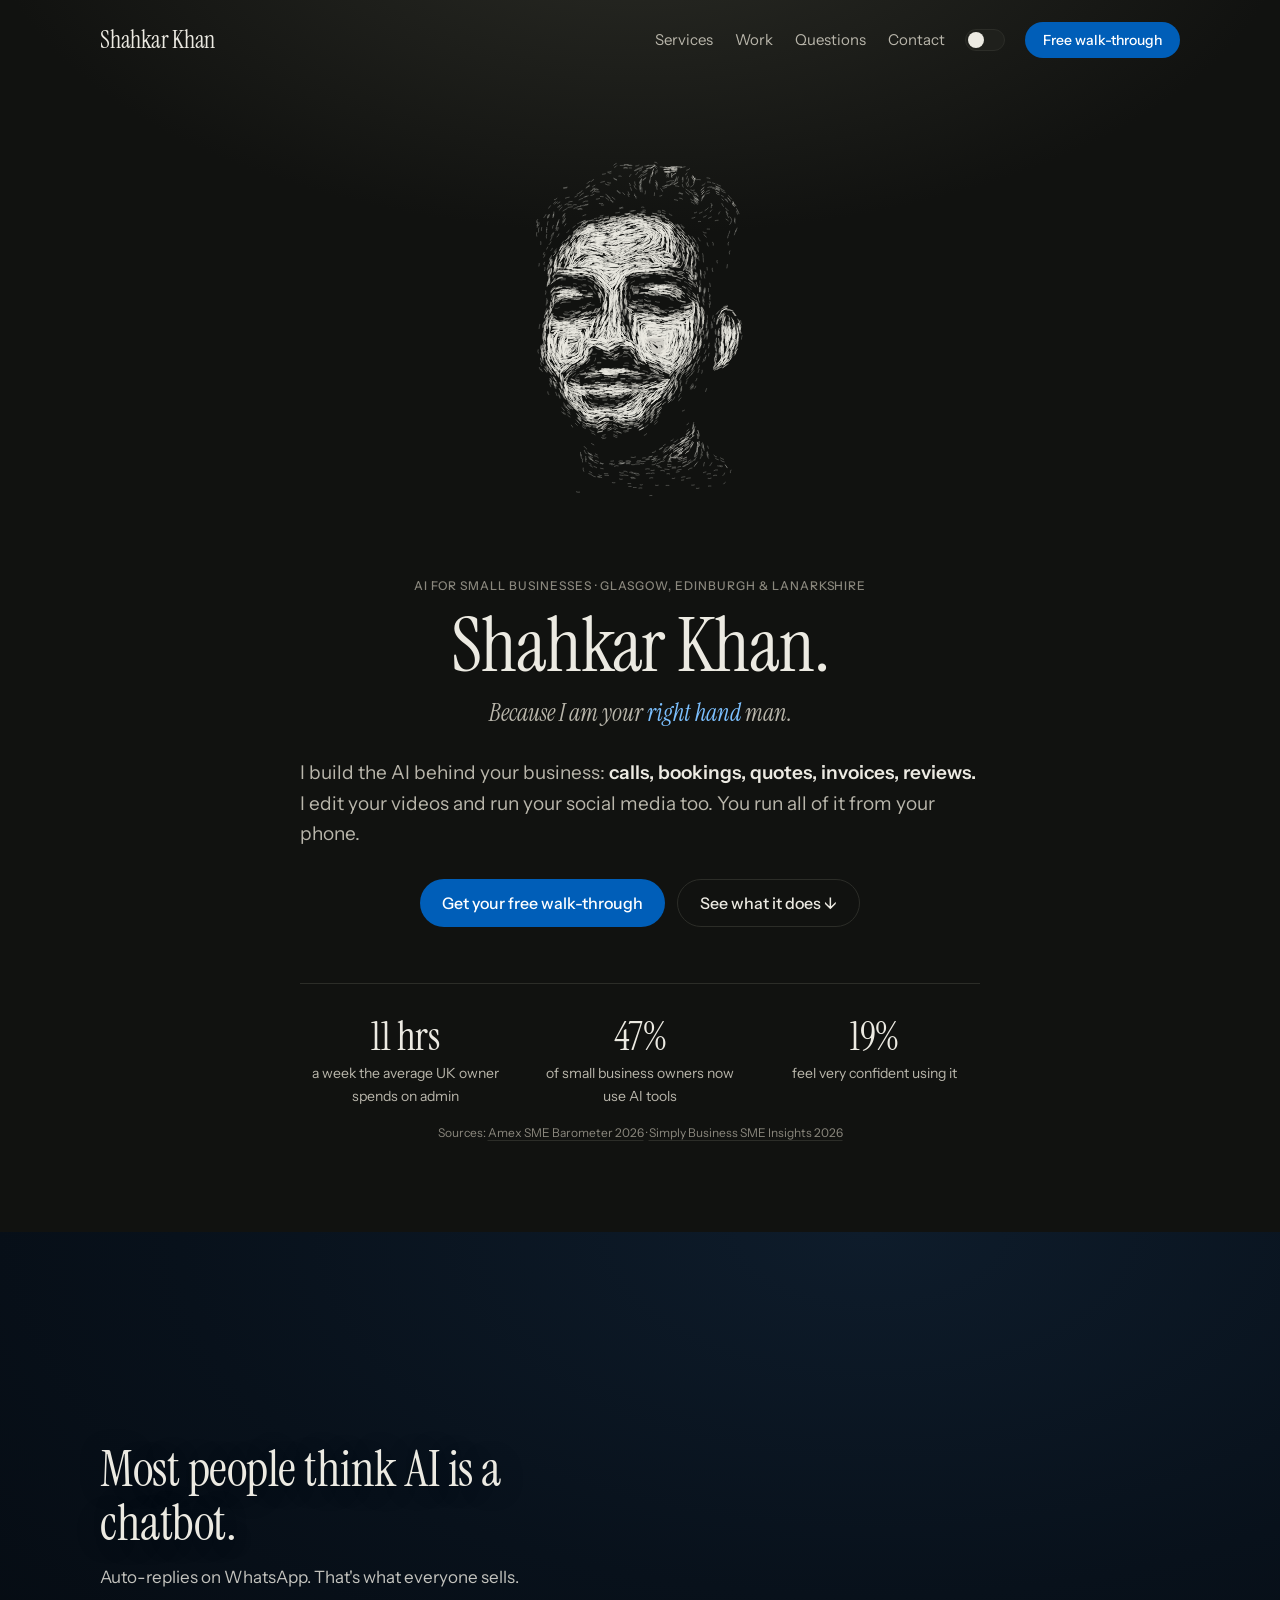
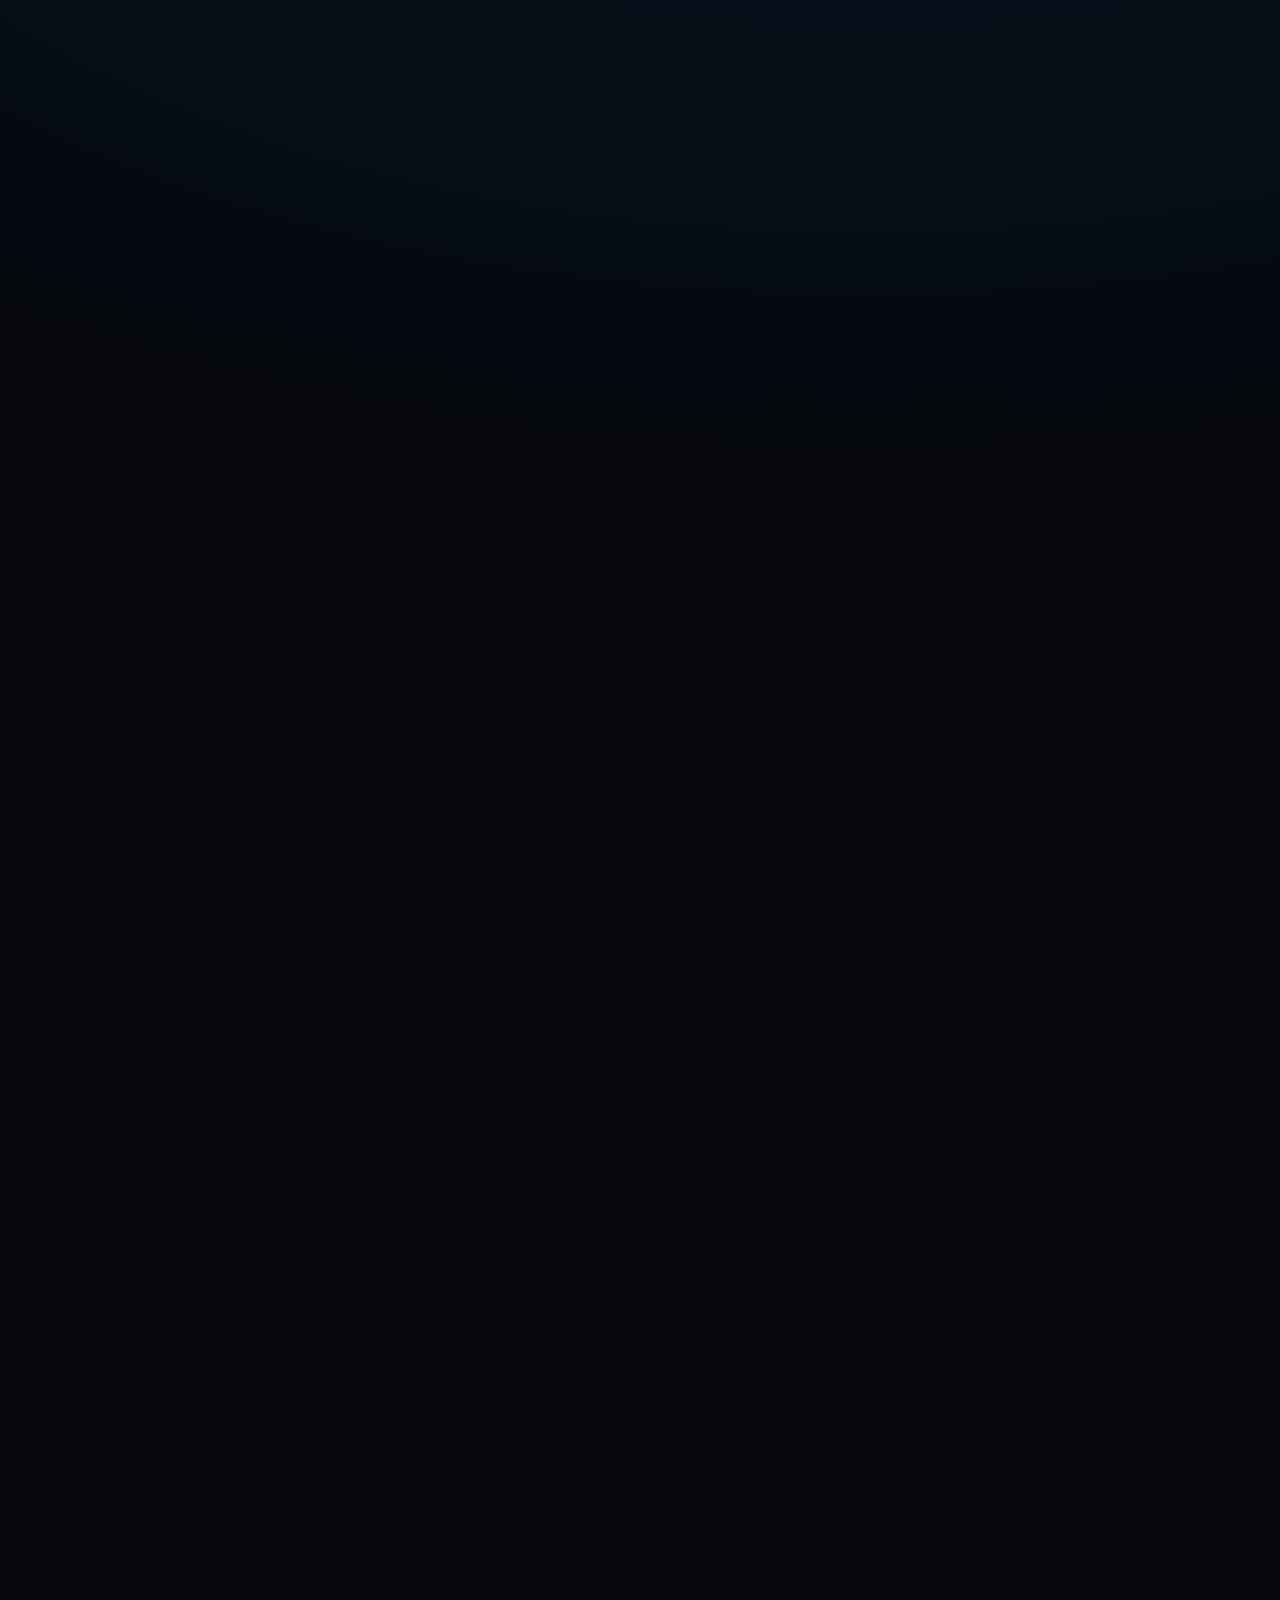
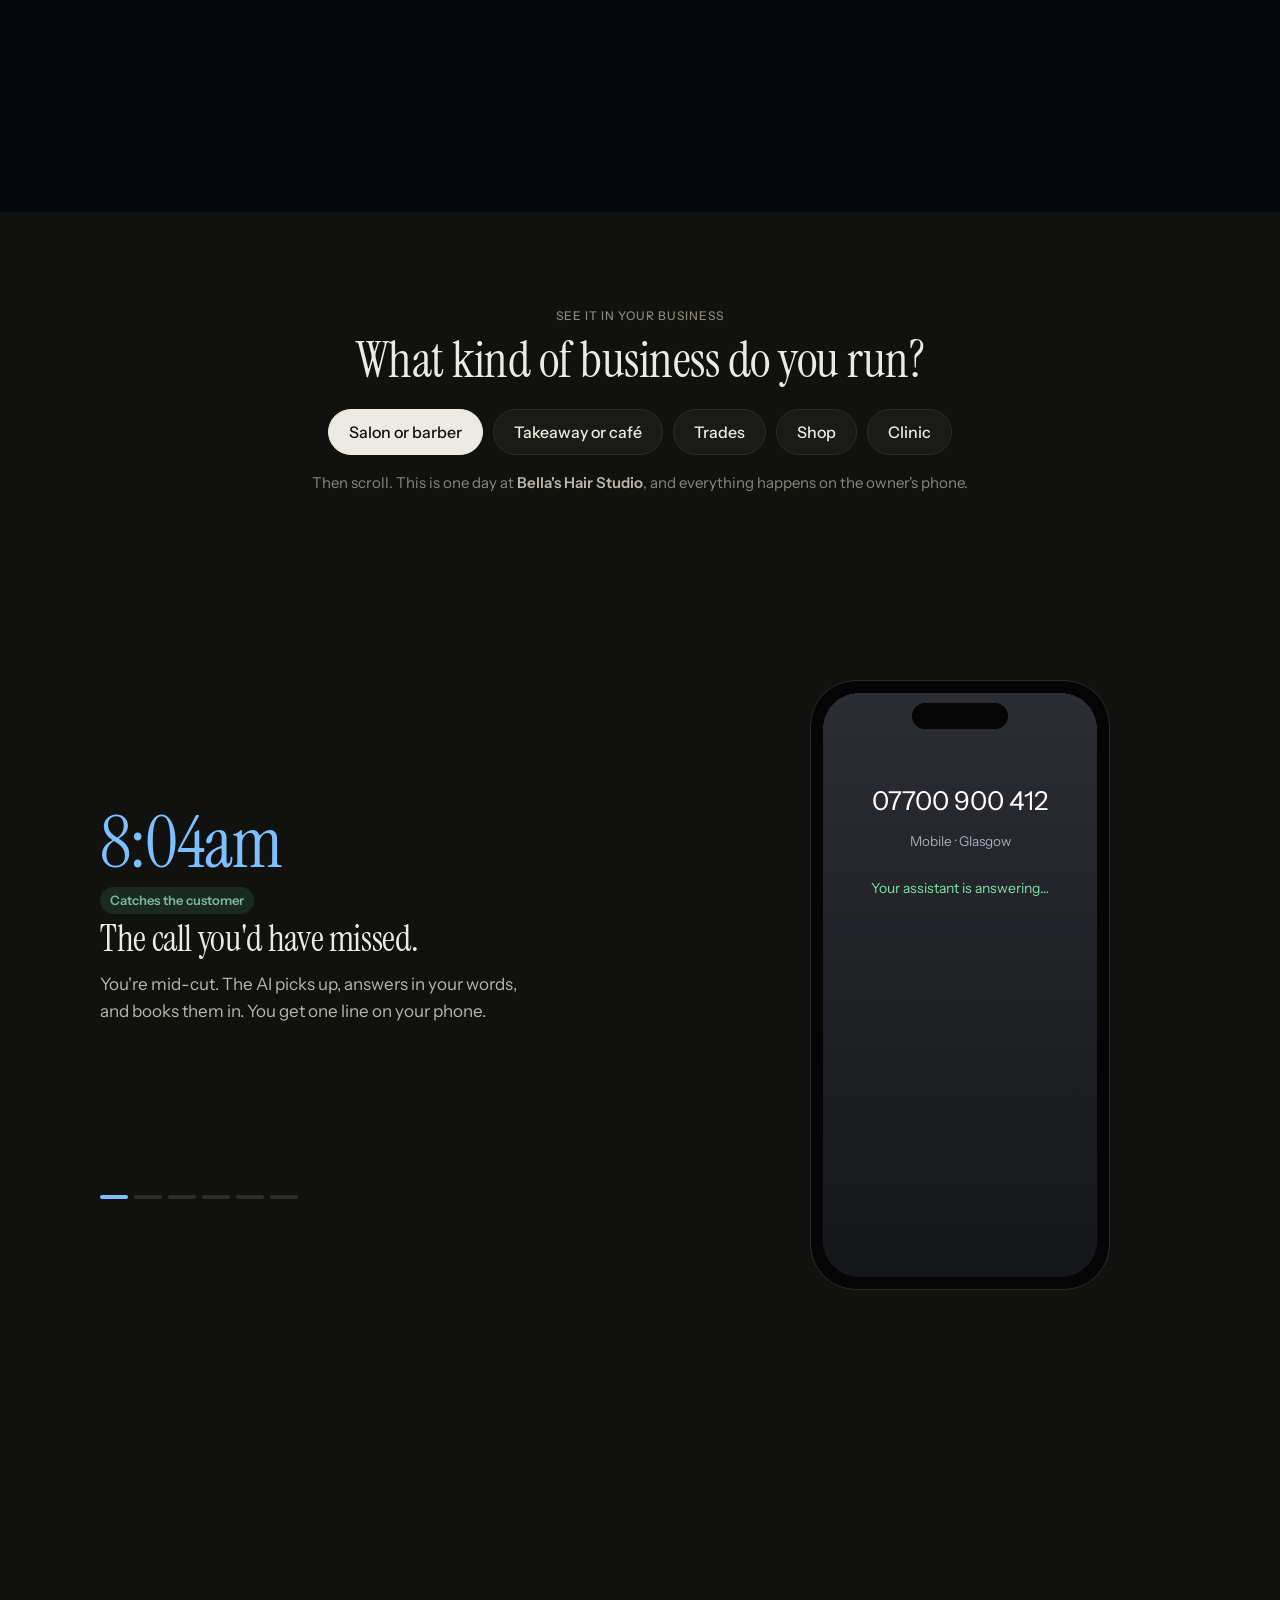
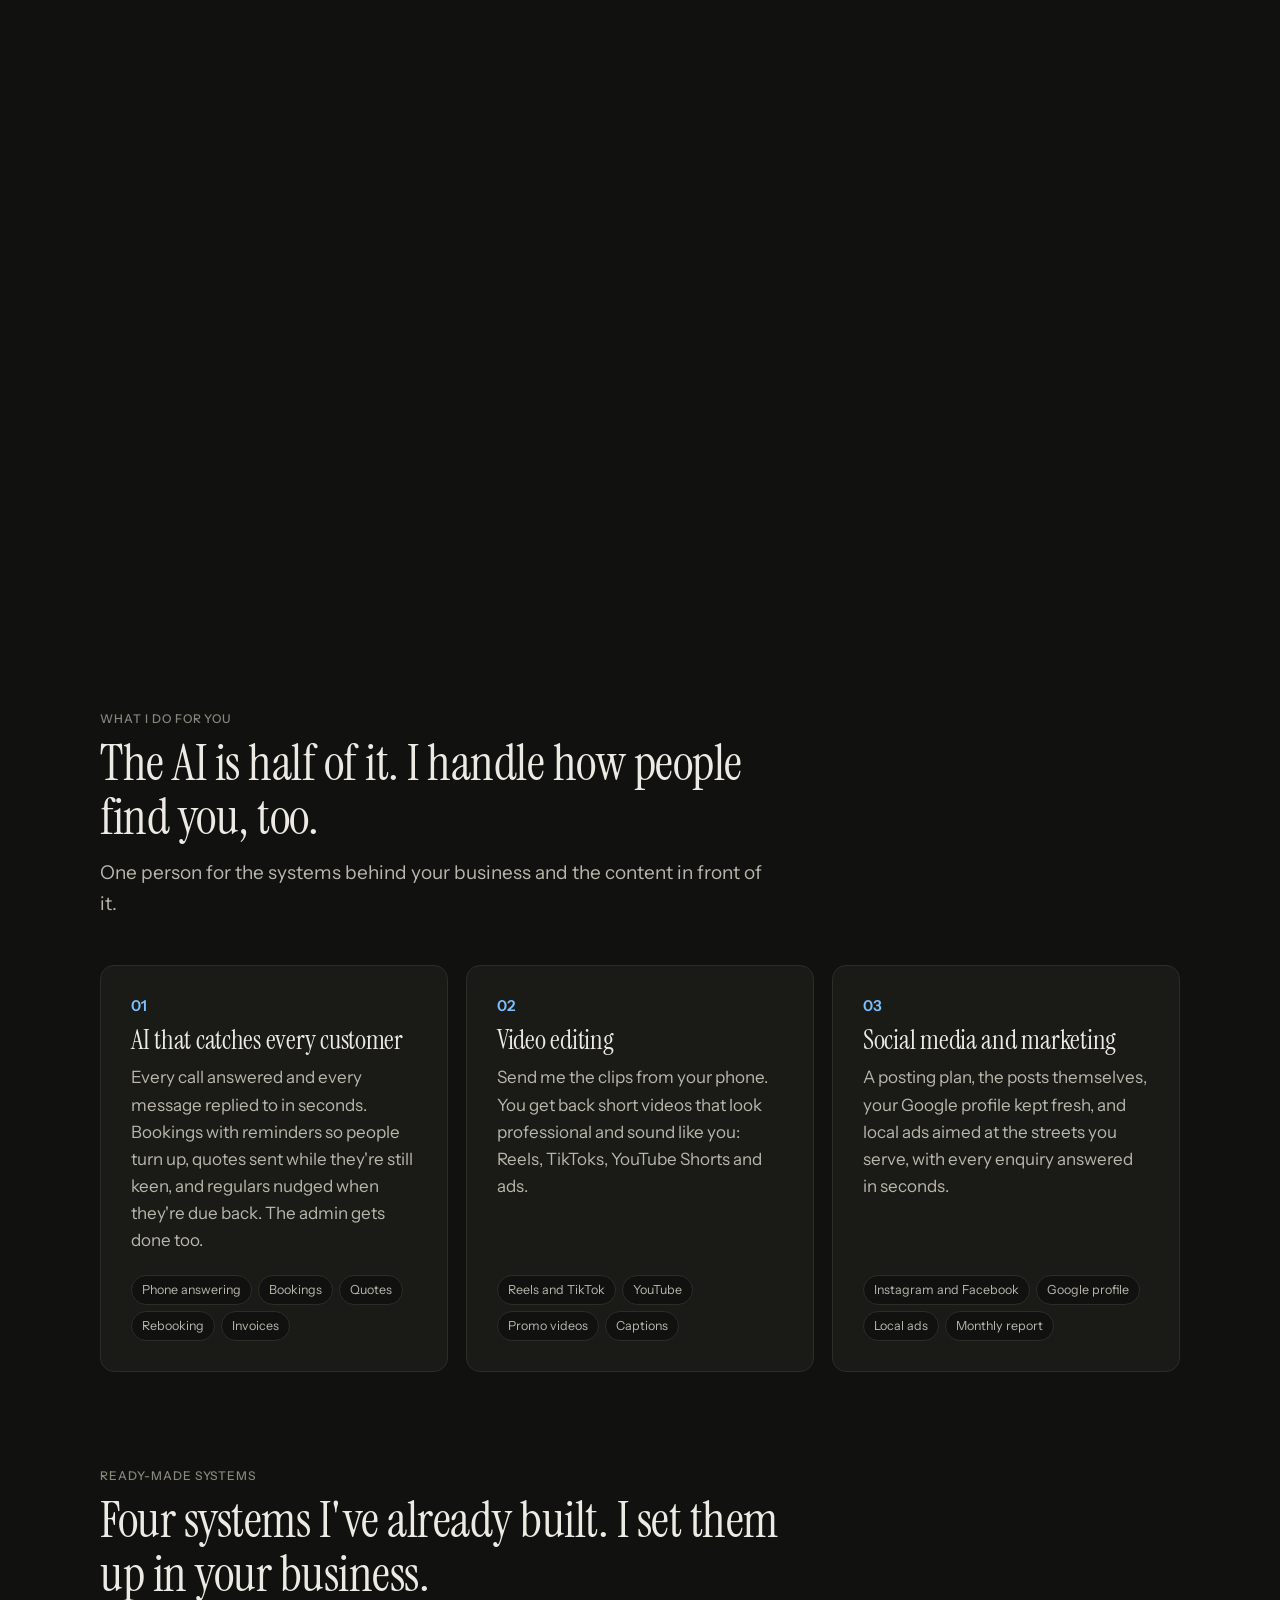
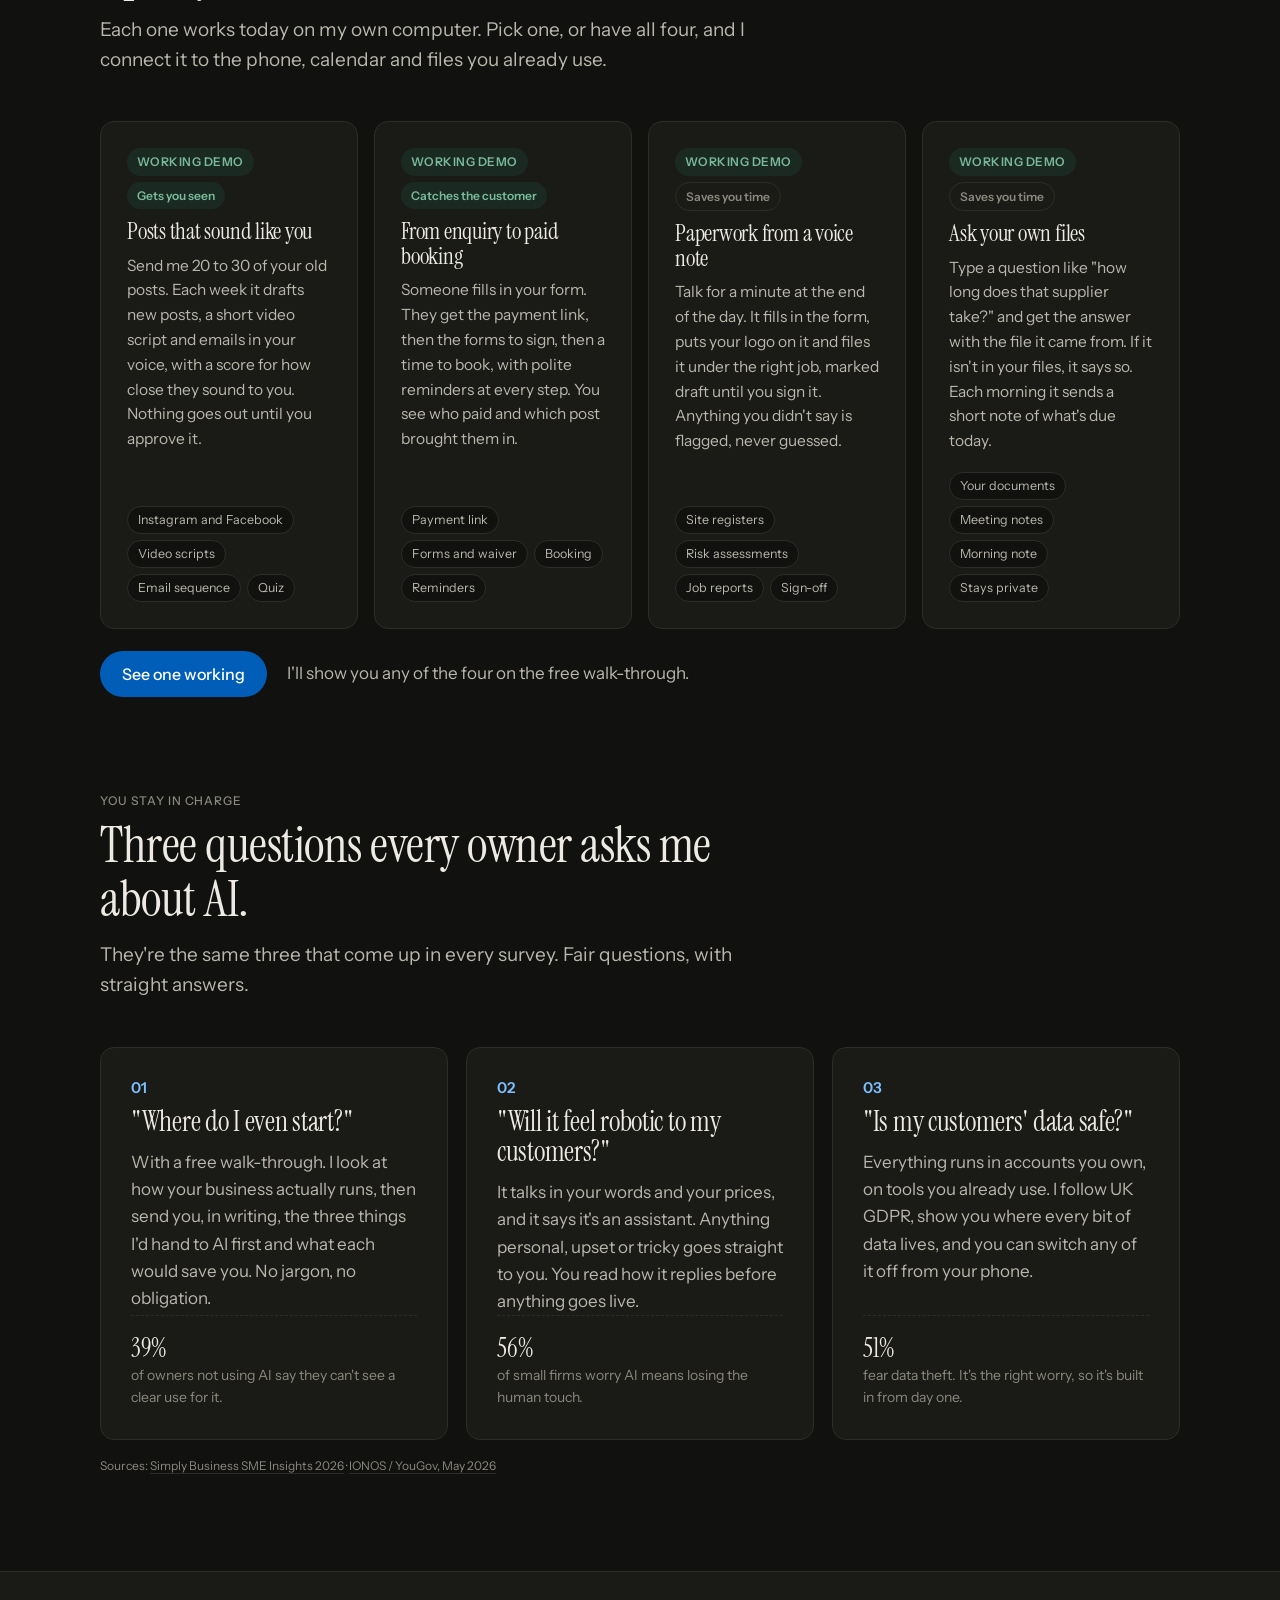
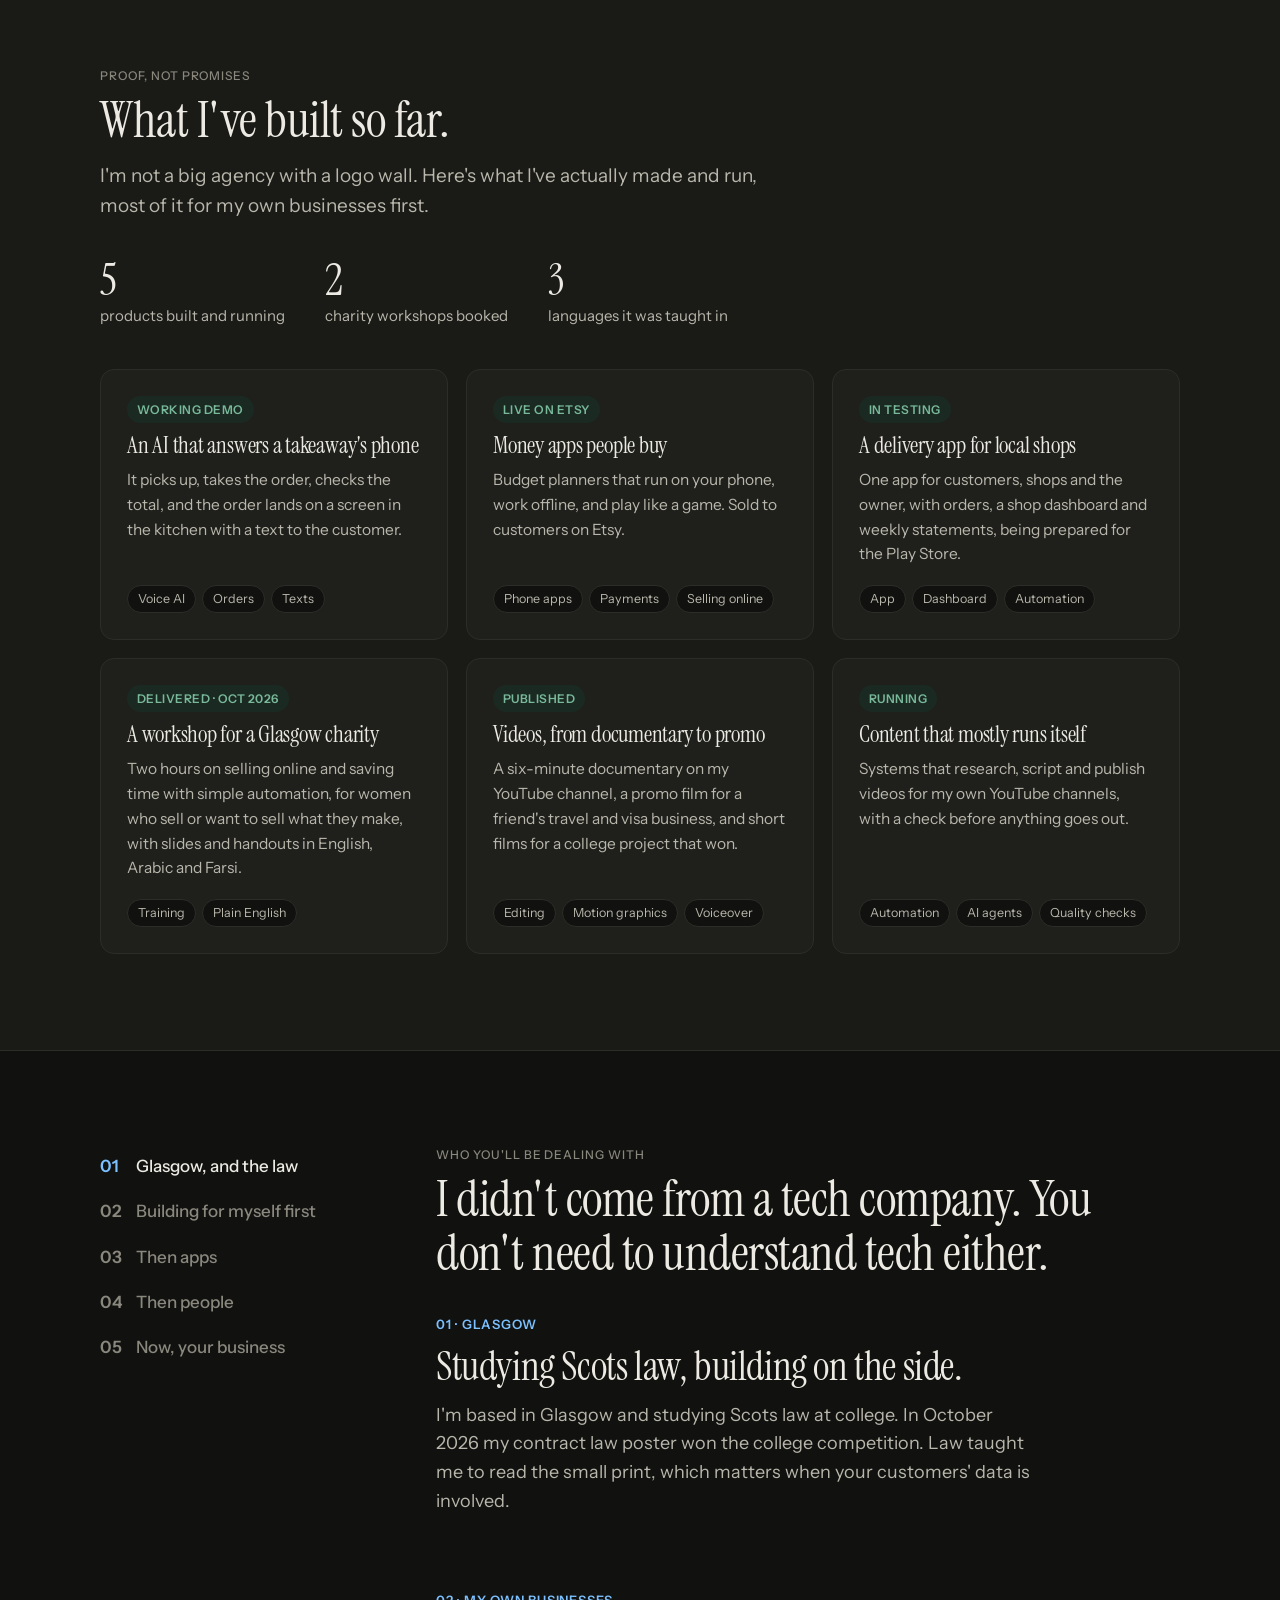
<file: index.html>
<!doctype html>
<html lang="en-GB" data-theme="dark">
<head>
<meta charset="utf-8">
<meta name="viewport" content="width=device-width, initial-scale=1">
<title>Shahkar Khan | AI for small businesses, run from your phone</title>
<meta name="description" content="I build the AI behind your business, edit your videos and run your social media and marketing. You run it all from your phone. Glasgow, Edinburgh and Lanarkshire.">
<meta property="og:title" content="Run your business from your phone.">
<meta property="og:description" content="I build the AI behind small businesses in Glasgow, Edinburgh and Lanarkshire: calls, bookings, quotes, invoices, reviews. You run it from your phone.">
<meta property="og:image" content="https://shahkarkhan.uk/og.png">
<meta property="og:type" content="website">
<meta name="twitter:card" content="summary_large_image">
<meta name="theme-color" content="#111210">
<link rel="icon" href="data:image/svg+xml,%3Csvg xmlns='http://www.w3.org/2000/svg' viewBox='0 0 64 64'%3E%3Crect width='64' height='64' rx='16' fill='%230b2545'/%3E%3Ctext x='32' y='42' font-family='Arial' font-weight='800' font-size='28' fill='%23fff' text-anchor='middle'%3ESK%3C/text%3E%3C/svg%3E">
<script>document.documentElement.classList.add("js");(function(){var t="dark";try{var s=localStorage.getItem("sk-theme");if(s==="light"||s==="dark")t=s}catch(e){}document.documentElement.setAttribute("data-theme",t);if(t==="light"){var m=document.querySelector('meta[name="theme-color"]');if(m)m.setAttribute("content","#f5f2ec")}})()</script>
<link rel="preconnect" href="https://fonts.googleapis.com">
<link rel="preconnect" href="https://fonts.gstatic.com" crossorigin>
<link href="https://fonts.googleapis.com/css2?family=Instrument+Serif:ital@0;1&family=Instrument+Sans:wght@400;500;600&family=Caveat:wght@600&display=swap" rel="stylesheet">
<style>
:root{
  --r-s:10px; --r-m:14px; --r-p:999px;   /* small = inputs, medium = cards, pill = tags and buttons */
  --serif:"Instrument Serif",Georgia,serif; --sans:"Instrument Sans",system-ui,sans-serif;
}
/* two themes; every colour on the page, including the canvases, comes from these variables */
:root,[data-theme="dark"]{
  color-scheme:dark;
  --bg:#111210; --bg-top:#2a2b25; --paper:#1a1b17; --paper-2:#1f201c; --ink:#eceae2; --ink-2:#b9b6ab; --muted:#8a877d; --line:#2c2d28;
  --accent:#7cc0ff; --btn:#005eb8; --btn-ink:#ffffff; --sketch:#eceae2;
  --accent-soft:#1b2a3a; --warm:#e0907a; --ok:#79b99a; --ok-soft:#1a2a23;
  --water-top:#1c3347; --water-deep:#0a141d; --ice:#eceae2; --ice-shade:#2c3b48;
  /* iceberg scene: near-black blue sea, off-white points (triplets are r,g,b, read by the canvas) */
  --sea-1:#0e1c2b; --sea-2:#08111b; --sea-3:#04080d; --sea-ink:#eceae2; --sea-acc:#9fb8cf;
  --b-deep-a:20,44,70; --b-deep-b:2,5,10; --b-shaft:150,175,200; --b-bubble:185,205,225; --b-dot:200,215,230;
  --b-body-a:190,205,220; --b-body-b:60,85,115; --b-edge:205,220,235; --b-glow:150,180,210;
  --b-tip-a:236,234,226; --b-tip-b:205,215,225; --b-pt-above:236,234,226; --b-pt-a:200,214,228; --b-pt-b:120,146,176;
  --b-line:220,230,240; --b-label:236,234,226;
  /* phone screen */
  --ph-frame:#050505; --ph-bg:#121214; --ph-ink:#f1f1f1; --ph-mute:#9a9aa0; --ph-in:#26262a; --ph-line:#2a2a2e; --ph-card:#1e1e22;
  --ph-dot:#8e8e93; --ph-qline:#2e2e33; --ph-row:#bdbdc2; --ph-dash:#3a3a40; --ph-avatar:#2a3f5a;
}
[data-theme="light"]{
  color-scheme:light;
  --bg:#f5f2ec; --bg-top:#ffffff; --paper:#fffdf9; --paper-2:#f0ece4; --ink:#14150f; --ink-2:#3d3e37; --muted:#6f6d64; --line:#e3ddd2;
  --accent:#005eb8; --btn:#005eb8; --btn-ink:#ffffff; --sketch:#1b1c18;
  --accent-soft:#dbe9f8; --warm:#c8553d; --ok:#2f7a5b; --ok-soft:#dcefe5;
  --water-top:#bcd6ee; --water-deep:#0b2545; --ice:#ffffff; --ice-shade:#d7e6f4;
  --sea-1:#173f6e; --sea-2:#0a2140; --sea-3:#040c19; --sea-ink:#ffffff; --sea-acc:#7fd4ff;
  --b-deep-a:18,72,130; --b-deep-b:1,6,16; --b-shaft:140,200,255; --b-bubble:170,220,255; --b-dot:190,228,255;
  --b-body-a:150,210,255; --b-body-b:40,100,190; --b-edge:170,228,255; --b-glow:120,210,255;
  --b-tip-a:255,255,255; --b-tip-b:200,232,255; --b-pt-above:255,255,255; --b-pt-a:170,225,255; --b-pt-b:110,170,255;
  --b-line:220,240,255; --b-label:255,255,255;
  --ph-frame:#111111; --ph-bg:#ffffff; --ph-ink:#111111; --ph-mute:#777777; --ph-in:#ececee; --ph-line:#e6e6e6; --ph-card:#f4f4f6;
  --ph-dot:#8e8e93; --ph-qline:#e3e3e6; --ph-row:#444444; --ph-dash:#cccccc; --ph-avatar:#0b2545;
}
*{box-sizing:border-box;margin:0;padding:0}
html{scroll-behavior:smooth}
body{background:radial-gradient(85% 60% at 50% -10%,var(--bg-top) 0%,var(--bg) 60%),var(--bg);background-attachment:fixed;color:var(--ink);font:400 17px/1.6 var(--sans);-webkit-font-smoothing:antialiased;overflow-x:hidden}
h1,h2,h3{font-family:var(--serif);font-weight:400;letter-spacing:-.01em;line-height:1.08}
b{font-weight:600}
a{color:inherit}
p a:not(.btn){color:var(--ink);text-decoration:underline;text-decoration-color:var(--line);text-underline-offset:3px;transition:text-decoration-color .2s}
p a:not(.btn):hover{text-decoration-color:var(--accent)}
a:focus-visible,button:focus-visible,summary:focus-visible{outline:2px solid var(--accent);outline-offset:3px}
[hidden]{display:none!important}
.wrap{width:min(1080px,100% - 32px);margin:0 auto}
section{scroll-margin-top:24px}
.btn{display:inline-flex;align-items:center;justify-content:center;gap:8px;background:var(--btn);color:var(--btn-ink);text-decoration:none;font:500 16px var(--sans);padding:13px 22px;border-radius:var(--r-p);border:0;cursor:pointer;transition:filter .2s,border-color .2s}
.btn:hover{filter:brightness(1.12)}
.btn-ghost{background:transparent;color:var(--ink);border:1px solid var(--line)}
.btn-ghost:hover{filter:none;border-color:var(--muted)}
.eyebrow{display:block;font:500 12px var(--sans);letter-spacing:.08em;text-transform:uppercase;color:var(--muted)}
.hand{font-family:Caveat,cursive;font-weight:600}
.sec{padding:96px 0}
.sec-head{max-width:680px;margin-bottom:46px}
.sec-head h2{font-size:clamp(32px,4.2vw,50px);margin:10px 0 14px}
.sec-head p{color:var(--ink-2);font-size:19px}
.src{font-size:12px;color:var(--muted)}
.src a,p.src a:not(.btn){color:var(--muted)}

/* ---------- nav ---------- */
nav{padding:22px 0}
nav .wrap{display:flex;justify-content:space-between;align-items:center;gap:16px}
.logo{font:400 24px/1 var(--serif);letter-spacing:-.01em;text-decoration:none;white-space:nowrap}
.nav-r{display:flex;align-items:center;gap:20px}
.nav-links{display:flex;gap:22px}
.nav-links a{color:var(--ink-2);font-size:15px;text-decoration:none;transition:color .2s}
.nav-links a:hover{color:var(--ink)}
.theme-sw{position:relative;flex:none;width:40px;height:22px;padding:0;border-radius:var(--r-p);border:1px solid var(--line);background:var(--paper-2);cursor:pointer}
.theme-sw span{position:absolute;top:2px;left:2px;width:16px;height:16px;border-radius:50%;background:var(--ink);transition:transform .25s}
[data-theme="light"] .theme-sw span{transform:translateX(18px)}
nav .btn{padding:9px 18px;font-size:14px;white-space:nowrap}
.nav-short{display:none}
@media(max-width:640px){.nav-links{display:none}.nav-r{gap:12px}}
@media(max-width:480px){.logo{font-size:21px}nav .btn{padding:8px 14px;font-size:13px}.nav-long{display:none}.nav-short{display:inline}}

/* ---------- hero ---------- */
.hero{padding:40px 0 90px}
.hero .wrap{width:min(680px,100% - 32px);display:flex;flex-direction:column;align-items:center;text-align:center}
.sketch-wrap{position:relative;width:min(440px,84vw);aspect-ratio:1/1;margin:0 auto;touch-action:pan-y}
.sketch-fallback,.sketch-wrap canvas{position:absolute;inset:0;width:100%;height:100%;display:block}
.sketch-fallback{object-fit:contain;opacity:.35;filter:grayscale(1);transition:opacity .5s;pointer-events:none}
.sketch-wrap.ready .sketch-fallback{opacity:0}
.sketch-wrap.static .sketch-fallback{opacity:1}
.sketch-wrap.static canvas{display:none}
.hero .eyebrow{margin-top:18px}
.hero h1{font-size:clamp(44px,7vw,76px);margin:12px 0 10px}
.slogan{font:italic 400 24px/1.3 var(--serif);color:var(--ink-2)}
.rh{color:var(--accent)}
.hero .lead{font-size:19px;color:var(--ink-2);text-align:left;margin-top:30px}
.hero .lead b{color:var(--ink)}
.ctas{display:flex;flex-wrap:wrap;justify-content:center;gap:12px;margin-top:30px}
.stats{display:grid;grid-template-columns:repeat(3,1fr);gap:24px;width:100%;margin-top:56px;padding-top:30px;border-top:1px solid var(--line)}
.stat b{display:block;font:400 40px/1.1 var(--serif);letter-spacing:-.01em}
.stat span{font-size:14px;color:var(--ink-2);display:block;margin-top:4px}
.hero .src{margin-top:16px}
@media(max-width:640px){.stats{grid-template-columns:1fr;gap:20px}}

/* ---------- iceberg ---------- */
.ice{position:relative;height:420vh}
.stage{position:sticky;top:0;height:100svh;overflow:hidden;display:grid;grid-template-columns:1fr 1fr;align-items:center}
.ice-copy{position:relative;z-index:2;padding:0 0 0 max(16px,calc((100vw - 1080px)/2))}
.ice-copy h2{font-size:clamp(32px,4.2vw,50px);min-height:2.2em;transition:color .4s}
.ice-copy .sub{color:var(--ink-2);margin:12px 0 22px;max-width:440px;transition:color .4s}
.items{list-style:none;display:grid;gap:8px;max-width:460px}
.items li{display:flex;gap:12px;align-items:baseline;font-weight:500;color:var(--ink);opacity:0;transform:translateY(14px);transition:opacity .45s,transform .45s}
.items li.on{opacity:1;transform:none}
.items li i{font-style:normal;font-size:12px;font-weight:600;color:var(--accent);min-width:22px}
@media(max-width:860px){.stage{grid-template-columns:1fr}.ice-copy{padding:0 16px}}

/* ---------- picker ---------- */
.picker{padding:96px 0 40px;text-align:center}
.picker h2{font-size:clamp(32px,4.2vw,50px);margin:10px 0 22px}
.trades{display:flex;flex-wrap:wrap;justify-content:center;gap:10px}
.trades button{font:500 16px var(--sans);color:var(--ink);background:var(--paper);border:1px solid var(--line);border-radius:var(--r-p);padding:12px 20px;cursor:pointer;transition:background .2s,border-color .2s,color .2s}
.trades button:hover{border-color:var(--muted)}
.trades button[aria-pressed="true"]{background:var(--ink);border-color:var(--ink);color:var(--bg)}
.picker p{color:var(--muted);margin-top:16px;font-size:15px}
.picker p b{color:var(--ink-2)}

/* ---------- a day on the phone ---------- */
.day{position:relative;height:720vh}
.moments{position:relative;min-height:360px}
.moment{position:absolute;inset:0 24px 0 max(16px,calc((100vw - 1080px)/2));opacity:0;transform:translateY(20px);transition:opacity .5s,transform .5s;pointer-events:none}
.moment.on{opacity:1;transform:none;pointer-events:auto}
.moment time{font:400 clamp(44px,6vw,72px)/1.05 var(--serif);letter-spacing:-.01em;color:var(--accent);display:block}
.moment h3{font-size:clamp(26px,3vw,36px);margin:6px 0 12px}
.moment p{color:var(--ink-2);max-width:440px}
.moment .win{display:inline-block;margin-top:6px;font-size:13px;font-weight:600;color:var(--ok);background:var(--ok-soft);border-radius:var(--r-p);padding:3px 10px}
.moment .win.admin{color:var(--muted);background:var(--paper);border:1px solid var(--line)}
.progress{position:absolute;bottom:-34px;left:max(16px,calc((100vw - 1080px)/2));display:flex;gap:6px}
.progress span{width:28px;height:4px;border-radius:2px;background:var(--line);transition:background .3s}
.progress span.on{background:var(--accent)}
.phone{justify-self:center;width:300px;height:610px;border-radius:46px;background:var(--ph-frame);border:1px solid var(--line);padding:12px}
.screen{position:relative;width:100%;height:100%;border-radius:36px;overflow:hidden;background:var(--ph-bg);font-family:-apple-system,"Segoe UI","Instrument Sans",sans-serif;color:var(--ph-ink)}
.notch{position:absolute;top:10px;left:50%;transform:translateX(-50%);width:96px;height:26px;border-radius:14px;background:var(--ph-frame);z-index:3}
.view{position:absolute;inset:0;padding:52px 14px 14px;opacity:0;transition:opacity .45s;display:flex;flex-direction:column;gap:8px}
.view.on{opacity:1}
.st{opacity:0;transform:translateY(10px);transition:opacity .4s,transform .4s}
.st.on{opacity:1;transform:none}
.thread{flex:1;min-height:0;display:flex;flex-direction:column;justify-content:flex-end;gap:8px;overflow:hidden;-webkit-mask-image:linear-gradient(transparent,#000 28px);mask-image:linear-gradient(transparent,#000 28px)}
.stack{display:flex;flex-direction:column-reverse;justify-content:flex-end;gap:8px}
.thread .st,.stack .st{opacity:1;transform:none;transition:none}
.thread .st:not(.on),.stack .st:not(.on){display:none}
.thread .st.on,.stack .st.on{animation:pop .35s ease-out}
@keyframes pop{from{opacity:0;transform:translateY(14px) scale(.97)}to{opacity:1;transform:none}}
.typing{display:flex;gap:4px;padding:12px 14px}
.typing i{width:7px;height:7px;border-radius:50%;background:var(--ph-dot);animation:blink 1s infinite}
.typing i:nth-child(2){animation-delay:.15s}.typing i:nth-child(3){animation-delay:.3s}
@keyframes blink{0%,80%,100%{opacity:.3}40%{opacity:1}}
.lock{background:linear-gradient(160deg,#1d3557,#0b2545 60%,#2b4a6f);color:#fff}
.lock-time{text-align:center;font-size:56px;font-weight:300;margin:6px 0 14px}
.lock .notif{background:rgba(255,255,255,.88);color:#111}
.lock .notif .top{color:#777}
.lock .notif .top b{color:#111}
.chat-head{display:flex;align-items:center;gap:10px;padding-bottom:10px;border-bottom:1px solid var(--ph-line);margin-bottom:4px}
.chat-head i{width:34px;height:34px;border-radius:50%;background:var(--ph-avatar);color:#fff;display:grid;place-items:center;font-style:normal;font-size:12px;font-weight:700;flex:none}
.chat-head b{font-size:14.5px;display:block;line-height:1.2}.chat-head small{font-size:12px;color:var(--ph-mute)}
.msg{max-width:84%;padding:9px 12px;border-radius:16px;font-size:13.5px;line-height:1.4}
.msg.in{background:var(--ph-in);align-self:flex-start;border-bottom-left-radius:5px}
.msg.out{background:#0a7cff;color:#fff;align-self:flex-end;border-bottom-right-radius:5px}
.msg ul{margin:4px 0 0 16px}
.notif{background:var(--ph-card);color:var(--ph-ink);border-radius:16px;padding:10px 12px;font-size:13px;line-height:1.35}
.notif .top{display:flex;justify-content:space-between;font-size:11.5px;color:var(--ph-mute);margin-bottom:3px}
.notif .top b{color:var(--ph-ink)}
.call{background:linear-gradient(#2b2d33,#151619);color:#fff;text-align:center}
.call .who{font-size:26px;margin-top:36px}
.call .where{color:#aab;font-size:13.5px}
.call .status{margin-top:16px;font-size:14px;color:#7ee2a8}
.call .stack{margin-top:auto;text-align:left;color:var(--ph-ink)}
.voice{display:flex;align-items:center;gap:8px}
.voice .play{width:26px;height:26px;border-radius:50%;background:#fff;color:#0a7cff;display:grid;place-items:center;font-size:11px}
.voice .wave{flex:1;height:22px;background:repeating-linear-gradient(90deg,rgba(255,255,255,.9) 0 2px,transparent 2px 5px);-webkit-mask:linear-gradient(90deg,#000 0 100%);clip-path:polygon(0 40%,8% 20%,16% 55%,24% 10%,32% 45%,40% 25%,48% 60%,56% 15%,64% 50%,72% 30%,80% 55%,88% 20%,100% 45%,100% 100%,0 100%)}
.quote{background:var(--ph-bg);border:1px solid var(--ph-qline);border-radius:14px;padding:10px 12px;font-size:13px}
.quote b{display:block;margin-bottom:6px}
.quote .row{display:flex;justify-content:space-between;color:var(--ph-row);padding:2px 0}
.quote .tot{border-top:1px dashed var(--ph-dash);margin-top:6px;padding-top:6px;font-weight:700;color:var(--ph-ink)}
.quote .acts{display:flex;gap:6px;margin-top:8px}
.quote .acts span{flex:1;text-align:center;border-radius:9px;padding:6px;font-weight:600;font-size:12.5px;background:#0a7cff;color:#fff}
.quote .acts span+span{background:var(--ph-in);color:var(--ph-ink)}
.paid{color:#1d8a52;font-weight:700}
@media(max-width:860px){
  .day .stage{grid-template-columns:1fr;align-content:start;gap:8px;padding-top:24px}
  .moments{min-height:150px}
  .moment{inset:0 16px}
  .moment time{font-size:32px}.moment h3{font-size:20px;margin:0 0 4px}.moment p{font-size:14px;line-height:1.45}
  .moment time{display:inline-block;vertical-align:middle}
  .moment .win{font-size:11.5px;margin:0 0 0 10px;padding:2px 8px;vertical-align:middle}
  .progress{display:none}
  .phone{height:min(620px,calc(100svh - 200px));width:auto;aspect-ratio:300/610;border-radius:36px;padding:8px}
  .screen{border-radius:27px}.view{padding:44px 10px 10px;gap:6px}
  .msg,.notif,.quote{font-size:12px}
  .lock-time{font-size:44px}.call .who{font-size:20px;margin-top:22px}
}

/* ---------- services ---------- */
.svcs{display:grid;grid-template-columns:repeat(3,1fr);gap:18px}
.svc{border-radius:var(--r-m);padding:30px;display:flex;flex-direction:column;gap:10px}
.svc .n{font:600 15px var(--sans);color:var(--accent)}
.svc h3{font-size:27px}
.svc p{color:var(--ink-2)}
.svc .tags{display:flex;flex-wrap:wrap;gap:6px;margin-top:auto;padding-top:10px}
.svc .tags span{font-size:12.5px;background:var(--bg);border:1px solid var(--line);border-radius:var(--r-p);padding:4px 10px;color:var(--ink-2)}
@media(max-width:900px){.svcs{grid-template-columns:1fr}}
@media(max-width:600px){.eb-long{display:none}}
.kits{display:grid;grid-template-columns:repeat(4,1fr);gap:16px}
.kit .top{display:flex;flex-wrap:wrap;gap:6px}
.kit .win{font-size:12px;font-weight:600;color:var(--ok);background:var(--ok-soft);border-radius:var(--r-p);padding:4px 10px}
.kit .win.admin{color:var(--muted);background:var(--paper);border:1px solid var(--line)}
.kits-cta{margin-top:22px;display:flex;flex-wrap:wrap;align-items:center;gap:14px 20px;color:var(--ink-2)}
@media(max-width:1120px){.kits{grid-template-columns:1fr 1fr}}
@media(max-width:600px){.kits{grid-template-columns:1fr}}

/* ---------- three questions ---------- */
.qs{display:grid;grid-template-columns:repeat(3,1fr);gap:18px}
.q{border-radius:var(--r-m);padding:30px;display:flex;flex-direction:column}
.q .n{font:600 15px var(--sans);color:var(--accent)}
.q h3{font-size:28px;margin:10px 0 12px}
.q p{color:var(--ink-2)}
.q .fact{margin-top:auto;padding-top:18px;border-top:1px dashed var(--line);font-size:14px;color:var(--muted)}
.q .fact b{font:400 26px/1.15 var(--serif);color:var(--ink);display:block}
@media(max-width:900px){.qs{grid-template-columns:1fr}}

/* ---------- work ---------- */
.work-bg{background:var(--paper);border-top:1px solid var(--line);border-bottom:1px solid var(--line)}
.counts{display:flex;flex-wrap:wrap;gap:40px;margin:-10px 0 40px}
.counts div b{font:400 44px/1 var(--serif);display:block}
.counts div span{color:var(--ink-2);font-size:15px}
.works{display:grid;grid-template-columns:repeat(3,1fr);gap:18px}
.w{border-radius:var(--r-m);padding:26px;display:flex;flex-direction:column;gap:10px;transition:border-color .25s}
.w:hover{border-color:var(--muted)}
.w .status{align-self:flex-start;font-size:12px;font-weight:600;letter-spacing:.04em;text-transform:uppercase;padding:4px 10px;border-radius:var(--r-p);background:var(--ok-soft);color:var(--ok)}
.w h3{font-size:23px}
.w p{color:var(--ink-2);font-size:15.5px}
.w .tags{display:flex;flex-wrap:wrap;gap:6px;margin-top:auto;padding-top:8px}
.w .tags span{font-size:12.5px;background:var(--bg);border:1px solid var(--line);border-radius:var(--r-p);padding:3px 10px;color:var(--ink-2)}
@media(max-width:900px){.works{grid-template-columns:1fr 1fr}}
@media(max-width:600px){.works{grid-template-columns:1fr}}

/* ---------- story ---------- */
.story{display:grid;grid-template-columns:280px 1fr;gap:56px;align-items:start}
.story>div{max-width:680px}
.chapters{position:sticky;top:96px;list-style:none;display:grid;gap:6px}
.chapters a{display:flex;gap:12px;text-decoration:none;color:var(--muted);font-weight:500;padding:6px 0;transition:color .3s}
.chapters a b{font-weight:600;color:inherit;min-width:24px}
.chapters a.on{color:var(--ink)}
.chapters a.on b{color:var(--accent)}
.chap{padding:0 0 70px}
.chap .when{font:600 13px var(--sans);color:var(--accent);letter-spacing:.06em}
.chap h3{font-size:clamp(28px,3.4vw,40px);margin:8px 0 12px}
.chap p{color:var(--ink-2);font-size:18px;max-width:600px}
.pull{font-size:clamp(30px,3.6vw,44px);line-height:1.15;color:var(--ink);margin:10px 0 0;max-width:640px}
.pull.hand{font-family:var(--serif);font-style:italic;font-weight:400}
@media(max-width:860px){.story{grid-template-columns:1fr;gap:20px}.chapters{position:static;display:none}}

/* ---------- calculator ---------- */
.calc{display:grid;grid-template-columns:1.1fr .9fr;gap:24px;align-items:stretch}
.calc-inputs{border-radius:var(--r-m);padding:30px;display:grid;gap:22px}
.slider label{display:flex;justify-content:space-between;font-weight:600}
.slider output{font-weight:600;color:var(--accent)}
.slider small{display:block;color:var(--muted);font-size:13.5px;margin:2px 0 8px}
.slider input{width:100%;accent-color:var(--accent)}
.calc-out{border-radius:var(--r-m);padding:32px;display:flex;flex-direction:column}
.calc-out .big{font:400 clamp(46px,6vw,68px)/1 var(--serif);letter-spacing:-.01em;margin-top:10px}
.calc-out .per{color:var(--muted);margin-bottom:20px}
.calc-break{display:grid;gap:8px;border-top:1px solid var(--line);padding-top:16px;margin-bottom:22px}
.calc-break div{display:flex;justify-content:space-between;align-items:baseline;gap:12px}
.calc-break span{font-size:14.5px;color:var(--ink-2)}
.calc-break b{font-size:17px;font-weight:600}
.calc-out .btn{align-self:flex-start}
.calc-note{font-size:13.5px;color:var(--muted);margin-top:14px}
@media(max-width:860px){.calc{grid-template-columns:1fr}}

/* ---------- offer ---------- */
.steps{display:grid;grid-template-columns:repeat(4,1fr);gap:16px;counter-reset:s}
.step{border-radius:var(--r-m);padding:24px}
.step .n{font:600 15px var(--sans);color:var(--accent)}
.step h3{font-size:22px;margin:8px 0}
.step p{color:var(--ink-2);font-size:15.5px}
.step .tag{display:inline-block;margin-top:12px;font-size:12.5px;font-weight:600;color:var(--ok);background:var(--ok-soft);border-radius:var(--r-p);padding:3px 10px}
.founding{margin-top:22px;display:flex;flex-wrap:wrap;justify-content:space-between;align-items:center;gap:20px;border-radius:var(--r-m);padding:26px 30px}
.founding h3{font-size:26px}
.founding p{color:var(--ink-2)}
.promise{display:flex;flex-wrap:wrap;gap:10px;margin-top:22px}
.promise span{font-size:14.5px;font-weight:500;background:var(--paper);border:1px solid var(--line);border-radius:var(--r-p);padding:8px 14px}
.audit{margin-top:22px;border-radius:var(--r-m);padding:28px 30px}
.audit h3{font-size:26px;margin:6px 0 18px}
.audit ol{list-style:none;padding:0;margin:0;display:grid;grid-template-columns:repeat(4,1fr);gap:16px}
.audit li{border-top:1px solid var(--line);padding-top:12px}
.audit li b{display:block;font:600 15px var(--sans);color:var(--accent);margin-bottom:4px}
.audit li span{color:var(--ink-2);font-size:15.5px}
.audit .after{margin-top:20px;color:var(--ink-2);max-width:680px}
.try{margin-top:24px;border-top:1px dashed var(--line);padding-top:20px}
.try-h{font:400 22px/1.2 var(--serif);letter-spacing:-.01em}
.try-sub{color:var(--ink-2);font-size:15px;margin:4px 0 16px;max-width:680px}
.try-grid{display:grid;grid-template-columns:repeat(4,1fr);gap:16px}
.try-grid label{display:flex;flex-direction:column;gap:4px;font-weight:600;font-size:14.5px}
.try-grid label small{font-weight:400;color:var(--ink-2);font-size:13.5px;line-height:1.35;margin-bottom:6px}
.try-grid input{margin-top:auto;width:100%;min-height:44px;font:16px var(--sans);padding:10px 14px;border:1px solid var(--line);border-radius:var(--r-s);background:var(--bg);color:var(--ink)}
.try-out{margin-top:16px;font-size:18px;color:var(--ink);max-width:680px}
.try-out.warn{color:var(--warm);font-size:16px}
.try .btn{margin-top:14px}
@media(max-width:900px){.steps,.audit ol,.try-grid{grid-template-columns:1fr 1fr}}
@media(max-width:560px){.steps,.audit ol,.try-grid{grid-template-columns:1fr}.audit{padding:22px}.try .btn{width:100%}}

/* ---------- faq ---------- */
.faq{max-width:680px}
.faq details{border-bottom:1px solid var(--line);padding:18px 0}
.faq summary{cursor:pointer;font-weight:500;font-size:18px;list-style:none;display:flex;justify-content:space-between;gap:16px}
.faq summary::after{content:"+";font-size:24px;line-height:1;color:var(--accent)}
.faq details[open] summary::after{content:"–"}
.faq details p{color:var(--ink-2);margin-top:10px}

/* ---------- contact ---------- */
.contact{border-top:1px solid var(--line)}
.contact .wrap{display:grid;grid-template-columns:.9fr 1.1fr;gap:48px;align-items:start}
.contact h2{font-size:clamp(32px,4.2vw,50px);margin-top:10px}
.contact .lead{color:var(--ink-2);margin:14px 0 20px;font-size:18px}
.contact .hand{font-size:30px;color:var(--accent)}
.contact a.mail{font-weight:600}
form{background:var(--paper);color:var(--ink);border:1px solid var(--line);border-radius:var(--r-m);padding:28px;display:grid;gap:14px}
form label{display:grid;gap:6px;font-weight:600;font-size:14.5px}
form input,form select,form textarea{font:16px var(--sans);min-height:44px;padding:12px 14px;border:1px solid var(--line);border-radius:var(--r-s);background:var(--bg);color:var(--ink)}
form textarea{min-height:90px;resize:vertical}
form .btn{width:100%}
.form-note{font-size:13px;color:var(--muted)}
/* what the visitor has actually done so far: progress strip + their own summary (only shown when real) */
.mine{background:var(--paper-2);border:1px solid var(--line);border-radius:var(--r-m);padding:18px 20px;margin-bottom:16px;display:grid;gap:14px}
.strip{list-style:none;display:flex;flex-wrap:wrap;gap:8px}
.strip li{display:flex;align-items:center;gap:8px;font-size:14px;font-weight:600;padding:5px 14px 5px 5px;border-radius:var(--r-p);border:1px solid var(--line);color:var(--muted)}
.strip li i{width:24px;height:24px;border-radius:50%;display:grid;place-items:center;font-style:normal;font-size:12px;border:1px solid currentColor}
.strip li.done{color:var(--ink);border-color:var(--ok)}
.strip li.done i{background:var(--ok);border-color:var(--ok);color:var(--bg)}
.strip li.cur{background:var(--ink);color:var(--bg);border-color:var(--ink)}
.sum h3{font:400 20px/1.2 var(--serif);margin-bottom:6px}
.sum ul{list-style:none;display:grid;gap:0}
.sum li{display:flex;justify-content:space-between;align-items:center;gap:12px;font-size:15px;border-top:1px solid var(--line)}
.sum li>span{padding:8px 0}
.sum a{color:var(--accent);font-size:14px;padding:12px 6px;white-space:nowrap}
.sr{position:absolute;width:1px;height:1px;overflow:hidden;clip:rect(0 0 0 0);white-space:nowrap}
.form-done{display:none;background:var(--paper);color:var(--ink);border:1px solid var(--line);border-radius:var(--r-m);padding:28px}
.form-done h3{font-size:28px;margin-bottom:8px}
.contact .wrap>div{min-width:0}
form input,form select,form textarea{width:100%;min-width:0}
@media(max-width:860px){.contact .wrap{grid-template-columns:1fr}}
.privacy{padding:56px 0}
.privacy h2{font-size:26px;margin-bottom:12px}
.privacy p{color:var(--ink-2);font-size:15px;max-width:680px}
footer{border-top:1px solid var(--line);padding:26px 0 40px;font-size:14px;color:var(--muted)}
footer .wrap{display:flex;flex-wrap:wrap;justify-content:space-between;gap:10px}
footer a{color:var(--ink-2)}

/* ---------- particle iceberg (colours come from the --sea and --b variables, read again by the canvas on theme change) ---------- */
#iceberg{background:var(--sea-3)}
#iceberg .stage{background:radial-gradient(120% 90% at 68% 0%,var(--sea-1) 0%,var(--sea-2) 45%,var(--sea-3) 100%)}
#bergCanvas{position:absolute;inset:0;width:100%;height:100%;z-index:0}
#iceberg .ice-copy h2,#iceberg .ice-copy .sub,#iceberg .items li{color:var(--sea-ink)}
#iceberg .ice-copy .sub{opacity:.82}
#iceberg .items li i{color:var(--sea-acc)}
#iceberg .ice-copy h2{text-shadow:0 2px 24px rgba(0,0,0,.35)}
@media(max-width:860px){#iceberg .ice-copy{padding:18px 16px}#iceberg .ice-copy .sub,#iceberg .items li{text-shadow:0 1px 10px rgba(2,8,20,.9),0 0 2px rgba(2,8,20,.8)}}

/* ---------- flat cards (the old .glass / .glass.dark class names stay in the markup) ---------- */
.glass,.glass.dark{background:var(--paper);border:1px solid var(--line);border-radius:var(--r-m)}
.work-bg .glass,.work-bg .glass.dark{background:var(--paper-2)}

@media (prefers-reduced-motion:reduce){
  html{scroll-behavior:auto}
  .items li,.moment,.st,.view,.w,.theme-sw span,.sketch-fallback{transition:none}
}
</style>
</head>
<body>

<nav><div class="wrap">
  <a class="logo" href="#top">Shahkar Khan</a>
  <div class="nav-r">
    <div class="nav-links"><a href="#services">Services</a><a href="#work">Work</a><a href="#faq">Questions</a><a href="#contact">Contact</a></div>
    <button class="theme-sw" id="theme-sw" type="button" role="switch" aria-checked="false" aria-label="Switch light or dark"><span></span></button>
    <a class="btn" href="#contact" data-cta="nav"><span class="nav-long">Free walk-through</span><span class="nav-short">Free chat</span></a>
  </div>
</div></nav>

<!-- ======================= HERO ======================= -->
<header class="hero" id="top">
  <div class="wrap">
    <div class="sketch-wrap">
      <img class="sketch-fallback" src="portrait/pose0.webp" alt="" width="512" height="512">
      <canvas id="sketch" role="img" aria-label="Sketch portrait of Shahkar Khan"></canvas>
    </div>
    <span class="eyebrow"><span class="eb-long">AI for small businesses · </span>Glasgow, Edinburgh &amp; Lanarkshire</span>
    <h1>Shahkar Khan.</h1>
    <p class="slogan">Because I am your <span class="rh">right hand</span> man.</p>
    <p class="lead">I build the AI behind your business: <b>calls, bookings, quotes, invoices, reviews.</b> I edit your videos and run your social media too. You run all of it from your phone.</p>
    <div class="ctas">
      <a class="btn" href="#contact" data-cta="hero">Get your free walk-through</a>
      <a class="btn btn-ghost" href="#iceberg">See what it does ↓</a>
    </div>
    <div class="stats">
      <div class="stat"><b data-count="11" data-suffix=" hrs">0</b><span>a week the average UK owner spends on admin</span></div>
      <div class="stat"><b data-count="47" data-suffix="%">0</b><span>of small business owners now use AI tools</span></div>
      <div class="stat"><b data-count="19" data-suffix="%">0</b><span>feel very confident using it</span></div>
    </div>
    <p class="src">Sources: <a href="https://channelx.world/2026/07/smes-spend-twice-the-time-on-admin-as-growing-their-business/" target="_blank" rel="noopener">Amex SME Barometer 2026</a> · <a href="https://www.simplybusiness.co.uk/knowledge/business-news/small-business-ai-usage-doubles/" target="_blank" rel="noopener">Simply Business SME Insights 2026</a></p>
  </div>
</header>

<!-- ======================= ICEBERG ======================= -->
<section class="ice" id="iceberg">
  <div class="stage" id="ice-stage">
    <canvas id="bergCanvas" aria-hidden="true"></canvas>
    <div class="ice-copy">
      <h2 id="ice-h">Most people think AI is a chatbot.</h2>
      <p class="sub" id="ice-sub">Auto-replies on WhatsApp. That's what everyone sells.</p>
      <ul class="items" id="ice-items">
        <li><i>01</i>Answers your phone when you can't</li>
        <li><i>02</i>Books people in and sends the reminders</li>
        <li><i>03</i>Turns a voice note into a tidy quote</li>
        <li><i>04</i>Chases unpaid invoices, politely</li>
        <li><i>05</i>Asks happy customers for a review</li>
        <li><i>06</i>Keeps your Google and Instagram fresh</li>
        <li><i>07</i>Tells you when stock is running low</li>
        <li><i>08</i>Edits your videos and posts them for you</li>
        <li><i>09</i>Sends you one text at night: how today went</li>
      </ul>
    </div>
  </div>
</section>

<!-- ======================= PICKER ======================= -->
<section class="picker" id="picker">
  <div class="wrap">
    <span class="eyebrow">See it in your business</span>
    <h2>What kind of business do you run?</h2>
    <div class="trades" role="group" aria-label="Business type">
      <button type="button" data-trade="salon" aria-pressed="true">Salon or barber</button>
      <button type="button" data-trade="takeaway" aria-pressed="false">Takeaway or café</button>
      <button type="button" data-trade="trades" aria-pressed="false">Trades</button>
      <button type="button" data-trade="shop" aria-pressed="false">Shop</button>
      <button type="button" data-trade="clinic" aria-pressed="false">Clinic</button>
    </div>
    <p>Then scroll. This is one day at <b data-t="biz">Bella's Hair Studio</b>, and everything happens on the owner's phone.</p>
  </div>
</section>

<!-- ======================= A DAY ON THE PHONE ======================= -->
<section class="day" id="day">
  <div class="stage">
    <div class="moments">
      <div class="moment on"><time>8:04am</time><span class="win">Catches the customer</span><h3>The call you'd have missed.</h3><p>You're <span data-t="busy">mid-cut</span>. The AI picks up, answers in your words, and books them in. You get one line on your phone.</p></div>
      <div class="moment"><time>10:30am</time><span class="win">Gets them through the door</span><h3>Bookings, without the back and forth.</h3><p>Customers message on WhatsApp or Instagram. It checks your diary, books them in and sends the reminder, so they actually turn up.</p></div>
      <div class="moment"><time>1:15pm</time><span class="win">Wins the job</span><h3>Talk. It writes the quote.</h3><p>Record a voice note between jobs. A tidy, priced quote is ready to send while the customer is still keen.</p></div>
      <div class="moment"><time>3:00pm</time><span class="win admin">Saves you time</span><h3>It chases the money, politely.</h3><p>A late invoice gets a friendly nudge, then another. You only hear about it when it's paid.</p></div>
      <div class="moment"><time>6:10pm</time><span class="win">Brings them back</span><h3>Happy customers, asked at the right time.</h3><p>A thank-you text goes out after each visit with a link to leave a review. When they're due again, they get a nudge to rebook.</p></div>
      <div class="moment"><time>9:00pm</time><span class="win admin">Saves you time</span><h3>Your whole day, in one text.</h3><p>No logging in to five apps. One message tells you what came in, what went out, and the two things that actually need you.</p></div>
      <div class="progress"><span class="on"></span><span></span><span></span><span></span><span></span><span></span></div>
    </div>
    <div class="phone"><div class="screen">
      <div class="notch"></div>
      <!-- 0 call -->
      <div class="view call on">
        <div class="who">07700 900 412</div>
        <div class="where">Mobile · Glasgow</div>
        <div class="status" id="callStatus">Your assistant is answering…</div>
        <div class="stack"><div class="notif st" data-at=".35"><div class="top"><b>Your assistant</b><span>8:06</span></div>Booked: <span data-t="cust">Laura</span>, <span data-t="svc">cut and colour</span>, Thu 2pm. Reminder set for Wed.</div></div>
      </div>
      <!-- 1 booking chat: customer types, assistant answers -->
      <div class="view">
        <div class="chat-head"><i data-t="bizIni">BH</i><div><b data-t="biz">Bella's Hair Studio</b><small>WhatsApp · replies instantly</small></div></div>
        <div class="thread">
          <div class="msg in typing st" data-at=".02" data-until=".12"><i></i><i></i><i></i></div>
          <div class="msg in st" data-at=".12" data-t="bookQ">Hi, can I get a cut and colour on Saturday?</div>
          <div class="msg out st" data-at=".3" data-t="bookA">Hi! Saturday has 11:00 or 2:30 free. Which suits you?</div>
          <div class="msg in typing st" data-at=".42" data-until=".54"><i></i><i></i><i></i></div>
          <div class="msg in st" data-at=".54" data-t="bookC">11 please</div>
          <div class="msg out st" data-at=".7" data-t="bookDone">Booked ✅ See you Saturday at 11. I'll send a reminder on Friday.</div>
        </div>
      </div>
      <!-- 2 voice note → quote -->
      <div class="view">
        <div class="chat-head"><i>SK</i><div><b>Your assistant</b><small>quotes</small></div></div>
        <div class="thread">
          <div class="msg out st" data-at=".05"><div class="voice"><span class="play">▶</span><span class="wave"></span><span>0:23</span></div></div>
          <div class="msg in typing st" data-at=".18" data-until=".3"><i></i><i></i><i></i></div>
          <div class="msg in st" data-at=".3" style="font-style:italic;color:var(--ph-mute)">"<span data-t="note">Bridal party, four people, trial included</span>"</div>
          <div class="msg in typing st" data-at=".4" data-until=".52"><i></i><i></i><i></i></div>
          <div class="quote st" data-at=".52"><b>Quote ready</b><div id="qLines"></div><div class="row tot"><span>Total</span><span data-t="qTotal">£350</span></div><div class="acts"><span>Send</span><span>Edit</span></div></div>
        </div>
      </div>
      <!-- 3 invoice: lock-screen notifications, newest on top -->
      <div class="view lock">
        <div class="lock-time">3:00</div>
        <div class="stack">
          <div class="notif st" data-at=".05"><div class="top"><b>Overdue</b><span>Mon</span></div><span data-t="invDesc">Bridal deposit</span> · <span data-t="inv">£100</span> · 7 days late</div>
          <div class="notif st" data-at=".3"><div class="top"><b>Reminder sent</b><span>Mon 9:00</span></div>"Hi <span data-t="cust">Laura</span>, just a friendly reminder about your invoice. Here's the link to pay."</div>
          <div class="notif st" data-at=".6"><div class="top"><b>Payment</b><span>now</span></div><span class="paid">Paid ✓ <span data-t="inv">£100</span></span> · nothing for you to do</div>
        </div>
      </div>
      <!-- 4 review -->
      <div class="view">
        <div class="chat-head"><i data-t="bizIni">BH</i><div><b data-t="biz">Bella's Hair Studio</b><small>text message</small></div></div>
        <div class="thread">
          <div class="msg out st" data-at=".05">Thanks for coming in today, <span data-t="cust">Laura</span>! If you've got 30 seconds, a quick Google review really helps a small business like ours.</div>
          <div class="msg in typing st" data-at=".25" data-until=".4"><i></i><i></i><i></i></div>
          <div class="msg in st" data-at=".4">Done! Thanks again 😊</div>
          <div class="notif st" data-at=".58"><div class="top"><b>New review ★★★★★</b><span>6:42pm</span></div>"<span data-t="review">Best colour I've had in years</span>"</div>
        </div>
      </div>
      <!-- 5 evening report -->
      <div class="view">
        <div class="chat-head"><i>SK</i><div><b>Your assistant</b><small>today</small></div></div>
        <div class="thread">
          <div class="msg in typing st" data-at=".02" data-until=".14"><i></i><i></i><i></i></div>
          <div class="msg in st" data-at=".14"><b>Today, in one go:</b><ul><li data-t="r1">14 bookings (3 after 6pm)</li><li><span data-t="take">£1,180</span> taken</li><li>2 invoices paid after a reminder</li><li>3 new reviews, all 5★</li><li data-t="r5">5 regulars reminded they're due</li></ul></div>
          <div class="msg in typing st" data-at=".32" data-until=".44"><i></i><i></i><i></i></div>
          <div class="msg in st" data-at=".44"><b>2 things need you:</b><ul><li data-t="need1">Mrs Patel wants to move Saturday</li><li data-t="need2">Colour order due Friday</li></ul></div>
          <div class="msg in typing st" data-at=".6" data-until=".7"><i></i><i></i><i></i></div>
          <div class="msg in st" data-at=".7">Everything else is handled. Night 👋</div>
        </div>
      </div>
    </div></div>
  </div>
</section>

<!-- ======================= SERVICES ======================= -->
<section class="sec" id="services" style="padding-bottom:0">
  <div class="wrap">
    <div class="sec-head">
      <span class="eyebrow">What I do for you</span>
      <h2>The AI is half of it. I handle how people find you, too.</h2>
      <p>One person for the systems behind your business and the content in front of it.</p>
    </div>
    <div class="svcs">
      <article class="svc glass dark"><span class="n">01</span><h3>AI that catches every customer</h3><p>Every call answered and every message replied to in seconds. Bookings with reminders so people turn up, quotes sent while they're still keen, and regulars nudged when they're due back. The admin gets done too.</p><div class="tags"><span>Phone answering</span><span>Bookings</span><span>Quotes</span><span>Rebooking</span><span>Invoices</span></div></article>
      <article class="svc glass dark"><span class="n">02</span><h3>Video editing</h3><p>Send me the clips from your phone. You get back short videos that look professional and sound like you: Reels, TikToks, YouTube Shorts and ads.</p><div class="tags"><span>Reels and TikTok</span><span>YouTube</span><span>Promo videos</span><span>Captions</span></div></article>
      <article class="svc glass dark"><span class="n">03</span><h3>Social media and marketing</h3><p>A posting plan, the posts themselves, your Google profile kept fresh, and local ads aimed at the streets you serve, with every enquiry answered in seconds.</p><div class="tags"><span>Instagram and Facebook</span><span>Google profile</span><span>Local ads</span><span>Monthly report</span></div></article>
    </div>
  </div>
</section>

<!-- ======================= READY-MADE SYSTEMS ======================= -->
<section class="sec" id="systems" style="padding-bottom:0">
  <div class="wrap">
    <div class="sec-head">
      <span class="eyebrow">Ready-made systems</span>
      <h2>Four systems I've already built. I set them up in your business.</h2>
      <p>Each one works today on my own computer. Pick one, or have all four, and I connect it to the phone, calendar and files you already use.</p>
    </div>
    <div class="kits">
      <article class="w glass kit"><div class="top"><span class="status">Working demo</span><span class="win">Gets you seen</span></div><h3>Posts that sound like you</h3><p>Send me 20 to 30 of your old posts. Each week it drafts new posts, a short video script and emails in your voice, with a score for how close they sound to you. Nothing goes out until you approve it.</p><div class="tags"><span>Instagram and Facebook</span><span>Video scripts</span><span>Email sequence</span><span>Quiz</span></div></article>
      <article class="w glass kit"><div class="top"><span class="status">Working demo</span><span class="win">Catches the customer</span></div><h3>From enquiry to paid booking</h3><p>Someone fills in your form. They get the payment link, then the forms to sign, then a time to book, with polite reminders at every step. You see who paid and which post brought them in.</p><div class="tags"><span>Payment link</span><span>Forms and waiver</span><span>Booking</span><span>Reminders</span></div></article>
      <article class="w glass kit"><div class="top"><span class="status">Working demo</span><span class="win admin">Saves you time</span></div><h3>Paperwork from a voice note</h3><p>Talk for a minute at the end of the day. It fills in the form, puts your logo on it and files it under the right job, marked draft until you sign it. Anything you didn't say is flagged, never guessed.</p><div class="tags"><span>Site registers</span><span>Risk assessments</span><span>Job reports</span><span>Sign-off</span></div></article>
      <article class="w glass kit"><div class="top"><span class="status">Working demo</span><span class="win admin">Saves you time</span></div><h3>Ask your own files</h3><p>Type a question like "how long does that supplier take?" and get the answer with the file it came from. If it isn't in your files, it says so. Each morning it sends a short note of what's due today.</p><div class="tags"><span>Your documents</span><span>Meeting notes</span><span>Morning note</span><span>Stays private</span></div></article>
    </div>
    <div class="kits-cta"><a class="btn" href="#contact" data-cta="systems">See one working</a><span>I'll show you any of the four on the free walk-through.</span></div>
  </div>
</section>

<!-- ======================= THREE QUESTIONS ======================= -->
<section class="sec" id="questions">
  <div class="wrap">
    <div class="sec-head">
      <span class="eyebrow">You stay in charge</span>
      <h2>Three questions every owner asks me about AI.</h2>
      <p>They're the same three that come up in every survey. Fair questions, with straight answers.</p>
    </div>
    <div class="qs">
      <article class="q glass">
        <span class="n">01</span>
        <h3>"Where do I even start?"</h3>
        <p>With a free walk-through. I look at how your business actually runs, then send you, in writing, the three things I'd hand to AI first and what each would save you. No jargon, no obligation.</p>
        <div class="fact"><b>39%</b>of owners not using AI say they can't see a clear use for it.</div>
      </article>
      <article class="q glass">
        <span class="n">02</span>
        <h3>"Will it feel robotic to my customers?"</h3>
        <p>It talks in your words and your prices, and it says it's an assistant. Anything personal, upset or tricky goes straight to you. You read how it replies before anything goes live.</p>
        <div class="fact"><b>56%</b>of small firms worry AI means losing the human touch.</div>
      </article>
      <article class="q glass">
        <span class="n">03</span>
        <h3>"Is my customers' data safe?"</h3>
        <p>Everything runs in accounts you own, on tools you already use. I follow UK GDPR, show you where every bit of data lives, and you can switch any of it off from your phone.</p>
        <div class="fact"><b>51%</b>fear data theft. It's the right worry, so it's built in from day one.</div>
      </article>
    </div>
    <p class="src" style="margin-top:16px">Sources: <a href="https://www.simplybusiness.co.uk/knowledge/business-news/small-business-ai-usage-doubles/" target="_blank" rel="noopener">Simply Business SME Insights 2026</a> · <a href="https://www.ionos.co.uk/newsroom/news/nearly-a-third-of-uk-smbs-set-no-ai-budget-in-2026/" target="_blank" rel="noopener">IONOS / YouGov, May 2026</a></p>
  </div>
</section>

<!-- ======================= WHAT I'VE BUILT ======================= -->
<section class="sec work-bg" id="work">
  <div class="wrap">
    <div class="sec-head">
      <span class="eyebrow">Proof, not promises</span>
      <h2>What I've built so far.</h2>
      <p>I'm not a big agency with a logo wall. Here's what I've actually made and run, most of it for my own businesses first.</p>
    </div>
    <div class="counts">
      <div><b data-count="6">0</b><span>products built and running</span></div>
      <div><b data-count="2">0</b><span>charity workshops booked</span></div>
      <div><b data-count="3">0</b><span>languages it was taught in</span></div>
    </div>
    <div class="works">
      <article class="w glass"><span class="status">Working demo</span><h3>An AI that answers a takeaway's phone</h3><p>It picks up, takes the order, checks the total, and the order lands on a screen in the kitchen with a text to the customer.</p><div class="tags"><span>Voice AI</span><span>Orders</span><span>Texts</span></div></article>
      <article class="w glass"><span class="status">Live on Etsy</span><h3>Money apps people buy</h3><p>Budget planners that run on your phone, work offline, and play like a game. Sold to customers on Etsy.</p><div class="tags"><span>Phone apps</span><span>Payments</span><span>Selling online</span></div></article>
      <article class="w glass"><span class="status">In testing</span><h3>A delivery app for local shops</h3><p>One app for customers, shops and the owner, with orders, a shop dashboard and weekly statements, being prepared for the Play Store.</p><div class="tags"><span>App</span><span>Dashboard</span><span>Automation</span></div></article>
      <article class="w glass"><span class="status">Delivered · Oct 2026</span><h3>A workshop for a Glasgow charity</h3><p>Two hours on selling online and saving time with simple automation, for women who sell or want to sell what they make, with slides and handouts in English, Arabic and Farsi.</p><div class="tags"><span>Training</span><span>Plain English</span></div></article>
      <article class="w glass"><span class="status">Published</span><h3>Videos, from documentary to promo</h3><p>A six-minute documentary on my YouTube channel, a promo film for a friend's travel and visa business, and short films for a college project that won.</p><div class="tags"><span>Editing</span><span>Motion graphics</span><span>Voiceover</span></div></article>
      <article class="w glass"><span class="status">Running</span><h3>Content that mostly runs itself</h3><p>Systems that research, script and publish videos for my own YouTube channels, with a check before anything goes out.</p><div class="tags"><span>Automation</span><span>AI agents</span><span>Quality checks</span></div></article>
    </div>
  </div>
</section>

<!-- ======================= MY STORY ======================= -->
<section class="sec" id="story">
  <div class="wrap story">
    <ol class="chapters" id="chapters">
      <li><a href="#c1"><b>01</b>Glasgow, and the law</a></li>
      <li><a href="#c2"><b>02</b>Building for myself first</a></li>
      <li><a href="#c3"><b>03</b>Then apps</a></li>
      <li><a href="#c4"><b>04</b>Then people</a></li>
      <li><a href="#c5"><b>05</b>Now, your business</a></li>
    </ol>
    <div>
      <div class="sec-head" style="margin-bottom:30px">
        <span class="eyebrow">Who you'll be dealing with</span>
        <h2>I didn't come from a tech company. You don't need to understand tech either.</h2>
      </div>
      <div class="chap" id="c1"><span class="when">01 · GLASGOW</span><h3>Studying Scots law, building on the side.</h3><p>I'm based in Glasgow and studying Scots law at college. In October 2026 my contract law poster won the college competition. Law taught me to read the small print, which matters when your customers' data is involved.</p></div>
      <div class="chap" id="c2"><span class="when">02 · MY OWN BUSINESSES</span><h3>I automated my own work before anyone else's.</h3><p>An online shop, YouTube channels, and all the admin behind them. I learned what these tools can really do, and where they fall over, on my own time and money.</p></div>
      <div class="chap" id="c3"><span class="when">03 · REAL PRODUCTS</span><h3>Then I built apps people use.</h3><p>Budget apps sold on Etsy, a delivery app for local shops, an AI that takes phone orders, my own PDF editor, and videos from a six-minute documentary to promo films. Things that run every day, not slides.</p></div>
      <div class="chap" id="c4"><span class="when">04 · OCTOBER 2026</span><h3>Then I started teaching it.</h3><p>My first workshop, for a Glasgow women's charity, in three languages. The same week, a local school asked me to build their website and app.</p></div>
      <div class="chap" id="c5"><span class="when">05 · NOW</span><h3>Now I set it up for businesses like yours.</h3><p>Same tools, same care. You get me, in person, from the first chat to the day your staff are using it on their phones.</p><p class="pull hand" style="font-size:clamp(34px,4vw,48px)">Because I am your <span class="rh">right hand</span> man.</p></div>
    </div>
  </div>
</section>

<!-- ======================= COST + OFFER ======================= -->
<section class="sec work-bg" id="cost">
  <div class="wrap">
    <div class="sec-head">
      <span class="eyebrow">Your numbers, not mine</span>
      <h2>What are missed customers and slow admin costing you?</h2>
      <p>Move the sliders to match your business. Most owners have never added it up.</p>
    </div>
    <div class="calc">
      <div class="calc-inputs glass">
        <div class="slider"><label for="hrs">Hours a week on admin<output id="hrs-o"></output></label><small>Replying to messages, quotes, invoices, chasing payments, posting online</small><input type="range" id="hrs" min="1" max="30" value="11"></div>
        <div class="slider"><label for="rate">What an hour of your time is worth<output id="rate-o"></output></label><small>What you'd charge a customer, or earn doing the real work</small><input type="range" id="rate" min="10" max="100" step="5" value="30"></div>
        <div class="slider"><label for="lost">Customers lost a month to slow replies<output id="lost-o"></output></label><small>People who messaged or rang, didn't hear back fast enough, and went elsewhere</small><input type="range" id="lost" min="0" max="20" value="2"></div>
        <div class="slider"><label for="val">Average spend per customer<output id="val-o"></output></label><small>What a typical customer is worth to you</small><input type="range" id="val" min="10" max="500" step="10" value="60"></div>
      </div>
      <div class="calc-out glass dark" aria-live="polite">
        <span class="eyebrow">By your numbers</span>
        <div class="big" id="total">£0</div>
        <div class="per">a year, every year</div>
        <div class="calc-break"><div><span>Your time on admin</span><b id="t-time"></b></div><div><span>Customers going elsewhere</span><b id="t-lost"></b></div></div>
        <a class="btn" href="#contact" data-cta="calc">Show me what I'd fix first</a>
        <p class="calc-note">AI won't take all of this off you. The free walk-through is where we work out how much it realistically can.</p>
      </div>
    </div>
  </div>
</section>

<section class="sec" id="offer">
  <div class="wrap">
    <div class="sec-head">
      <span class="eyebrow">How it works</span>
      <h2>You don't need to know anything about AI. That's my job.</h2>
    </div>
    <div class="steps">
      <div class="step glass"><span class="n">01</span><h3>Free walk-through</h3><p>20 minutes at your place or on the phone. We go through your four numbers, and I send you the fix for the weakest one, in writing.</p><span class="tag">Free</span></div>
      <div class="step glass"><span class="n">02</span><h3>One fixed price</h3><p>One price for the whole build before any work starts. We also write down today's numbers, so we can both see what changed.</p><span class="tag">Fixed price</span></div>
      <div class="step glass"><span class="n">03</span><h3>I build it, you approve it</h3><p>On the WhatsApp, Gmail and Instagram you already use. I test it again and again, then you try it yourself before it goes live.</p><span class="tag">Your OK first</span></div>
      <div class="step glass"><span class="n">04</span><h3>I train you on your phone</h3><p>A walk-through for you and your staff. It all sits in your accounts and runs without me. Monthly care is optional: I watch the numbers and fix the next weak spot.</p><span class="tag">Stop any time</span></div>
    </div>
    <div class="audit glass">
      <span class="eyebrow">What the walk-through looks at</span>
      <h3>Four numbers show where a <span data-t="kind">salon</span> is losing customers.</h3>
      <ol>
        <li><b>1 · They find you</b><span data-t="a1">How many new people find you each week, on Instagram, Google or walking past?</span></li>
        <li><b>2 · They get in touch</b><span data-t="a2">How many of them message or ring to ask?</span></li>
        <li><b>3 · They book or buy</b><span data-t="a3">How many book and actually turn up?</span></li>
        <li><b>4 · They come back</b><span data-t="a4">How many come back within two months?</span></li>
      </ol>
      <div class="try" id="four-numbers">
        <p class="try-h">Try it with your own numbers</p>
        <p class="try-sub">Use the same stretch of time for all four, a month is easiest. A rough count is fine. Nothing is sent and I don't need your email to show you.</p>
        <div class="try-grid">
          <label for="fn1">They find you<small data-t="a1">How many new people find you each week, on Instagram, Google or walking past?</small><input type="number" id="fn1" min="0" step="any" inputmode="decimal" placeholder="e.g. 40"></label>
          <label for="fn2">They get in touch<small data-t="a2">How many of them message or ring to ask?</small><input type="number" id="fn2" min="0" step="any" inputmode="decimal" placeholder="e.g. 6"></label>
          <label for="fn3">They book or buy<small data-t="a3">How many book and actually turn up?</small><input type="number" id="fn3" min="0" step="any" inputmode="decimal" placeholder="e.g. 4"></label>
          <label for="fn4">They come back<small data-t="a4">How many come back within two months?</small><input type="number" id="fn4" min="0" step="any" inputmode="decimal" placeholder="e.g. 2"></label>
        </div>
        <p class="try-out" id="fn-out" aria-live="polite" hidden></p>
        <button class="btn" type="button" id="fn-send" hidden>Send me the fix for this step</button>
      </div>
      <p class="after">The weakest of the four is where your money leaks, so that's where I start. Speeding up anything else first changes very little. Don't know one of the numbers? Then step one is counting it, so we can both see the difference later.</p>
    </div>
    <div class="founding glass">
      <div><span class="eyebrow">Founding clients</span><h3>The first 5 businesses get half-price setup.</h3><p>In return I ask for an honest review and permission to share your results.</p></div>
      <a class="btn" href="#contact" data-cta="offer">Claim a founding spot</a>
    </div>
    <div class="promise"><span>Fixed price before any work starts</span><span>Today's numbers written down first</span><span>Nothing goes live without your OK</span><span>Your accounts and data stay yours</span><span>Yours to keep, runs without me</span><span>No long contracts</span><span>Runs on the phone you already have</span></div>
  </div>
</section>

<section class="sec" id="faq" style="padding-top:0">
  <div class="wrap faq">
    <div class="sec-head" style="margin-bottom:20px"><h2>Questions people ask</h2></div>
    <details><summary>I already use ChatGPT. Isn't that enough?</summary><p>ChatGPT is great when you sit down and ask it something. What I set up works without you: it answers customers at midnight, sends the reminder, chases the invoice and posts the update while you're busy doing the actual work.</p></details>
    <details><summary>Do I need new apps or a new phone?</summary><p>No. It runs on the phone you already have and the apps you already use, like WhatsApp, Gmail and Instagram. Anything new, I set up and show you in person.</p></details>
    <details><summary>I'm not great with technology. Is this for me?</summary><p>Yes. Most owners I talk to say exactly that. I do the setup, you keep using your phone like you already do, and I show you anything new in person.</p></details>
    <details><summary>Do you do videos and social media too?</summary><p>Yes. Send me the clips from your phone and I edit them into Reels, TikToks, Shorts or ads. I can also run your posting, your Google profile and local ads, so the people your AI is answering keep coming in.</p></details>
    <details><summary>Which areas do you cover?</summary><p>Glasgow, Edinburgh, North and South Lanarkshire, and the towns around them, like East Kilbride, Hamilton, Motherwell, Airdrie and Cumbernauld. I come to you for the walk-through and the training. Further out, we can do it on a video call.</p></details>
    <details><summary>What does it cost?</summary><p>It depends on what you need, so you get one fixed price after the free walk-through. Smaller jobs, like a Google profile refresh or auto-replies, are a one-off fee. Ongoing help is a simple monthly amount you can stop any time.</p></details>
    <details><summary>Will I be stuck needing you?</summary><p>No. Everything I build lives in your own accounts and keeps running if you stop paying me. You'd only pay the tools' own monthly fees, and I show you those before we start.</p></details>
    <details><summary>What if the AI gets something wrong?</summary><p>I set clear limits on what it can say and do. Anything it isn't sure about comes to you. And I stay on call to adjust it.</p></details>
    <details><summary>Is my customers' data safe?</summary><p>I build on established tools, keep data in accounts you own, and follow UK GDPR. I'll explain exactly where everything is stored before anything is switched on.</p></details>
  </div>
</section>

<!-- ======================= CONTACT ======================= -->
<section class="sec contact" id="contact">
  <div class="wrap">
    <div>
      <span class="eyebrow">Free walk-through</span>
      <h2>Tell me how your business runs. I'll tell you what I'd hand to AI first.</h2>
      <p class="lead">I'll get back to you within one working day, usually much sooner.</p>
      <p class="hand">Shahkar</p>
      <p style="margin-top:16px;opacity:.85">Or email me: <a class="mail" href="mailto:shahkarkhanuk@gmail.com">shahkarkhanuk@gmail.com</a></p>
    </div>
    <div>
      <div class="mine" id="mine" hidden>
        <ol class="strip" id="strip" aria-label="Your progress">
          <li data-s="trade"><i>1</i><span>Pick your business</span></li>
          <li data-s="numbers"><i>2</i><span>Your numbers</span></li>
          <li class="cur" aria-current="step"><i>3</i><span>Send</span></li>
        </ol>
        <div class="sum"><h3>What you've told me so far</h3><ul id="sum-list"></ul></div>
      </div>
      <form id="lead-form">
        <label>Your name<input name="name" required autocomplete="name"></label>
        <label>Business name and type<input name="business" required placeholder="e.g. Bella's Hair Studio, salon"></label>
        <label>Best phone or email<input name="contact" required></label>
        <label>Where is your business?<input name="area" placeholder="e.g. Shawlands, Leith, Hamilton"></label>
        <label>What would you most like off your plate?
          <select name="need">
            <option>Answering messages and enquiries</option>
            <option>Answering the phone and taking orders</option>
            <option>Bookings and reminders</option>
            <option>Quotes, invoices and admin</option>
            <option>Getting found on Google and reviews</option>
            <option>Getting customers to come back</option>
            <option>Paperwork from voice notes</option>
            <option>Finding things in our own files</option>
            <option>Video editing</option>
            <option>Social media and marketing</option>
            <option>Not sure yet</option>
          </select>
        </label>
        <label>Anything else?<textarea name="notes"></textarea></label>
        <input type="hidden" name="calculator" id="calc-field">
        <input type="hidden" name="business_type" id="trade-field">
        <input type="hidden" name="weakest_step" id="weakest-field">
        <input type="text" name="_honey" style="display:none" tabindex="-1" autocomplete="off">
        <button class="btn" type="submit" id="send-btn" data-cta="form">Book my free walk-through</button>
        <p class="form-note">I only use your details to get back to you. <a href="#privacy">Privacy</a></p>
      </form>
      <div class="form-done" id="form-done"><h3>Got it, thanks!</h3><p style="color:var(--ink-2)">I'll be in touch within one working day.</p></div>
    </div>
  </div>
</section>

<section class="privacy" id="privacy">
  <div class="wrap">
    <h2>Privacy</h2>
    <p>This site is run by Shahkar Khan, a sole trader based in Glasgow. When you send your details through this site, a Facebook or Instagram form, WhatsApp or email, I use them only to reply to your enquiry and, if you become a client, to deliver the work. Website form messages are delivered to my inbox by FormSubmit. I don't sell or share your details with anyone for marketing. I keep enquiry details for up to 12 months unless you become a client. You can ask to see, correct or delete your details at any time by emailing <a href="mailto:shahkarkhanuk@gmail.com">shahkarkhanuk@gmail.com</a>. This site may use Meta and Google measurement tags to see which adverts bring visitors. You can also complain to the Information Commissioner's Office at ico.org.uk.</p>
  </div>
</section>

<footer><div class="wrap">
  <span>© 2026 Shahkar Khan, Glasgow · Because I am your right hand man.</span>
  <span>AI for small businesses, run from your phone · <a href="#privacy">Privacy</a></span>
</div></footer>

<script>
const EMAIL = "shahkarkhanuk@gmail.com";
const reduced = matchMedia("(prefers-reduced-motion: reduce)").matches;
const $ = id => document.getElementById(id);
const ICE = {p: 0, draw: null};   // iceberg scroll progress, read by the particle renderer

// ---------- light / dark switch (the early script in <head> has already applied the saved choice) ----------
const themeBtn = $("theme-sw");
function paintTheme() {
  const light = document.documentElement.dataset.theme === "light";
  themeBtn.setAttribute("aria-checked", light);
  const m = document.querySelector('meta[name="theme-color"]'); if (m) m.content = light ? "#f5f2ec" : "#111210";
}
themeBtn.addEventListener("click", () => {
  const next = document.documentElement.dataset.theme === "light" ? "dark" : "light";
  document.documentElement.dataset.theme = next;
  try { localStorage.setItem("sk-theme", next); } catch (e) {}
  paintTheme();
  document.dispatchEvent(new Event("sk-theme"));   // canvases listen for this and re-read their CSS variables
});
paintTheme();

// ---------- particle iceberg: dotted wave sea + point-cloud berg, camera dives with the scroll ----------
(function bergFX() {
  const cv = $("bergCanvas"), ctx = cv.getContext("2d");
  const TIP = [[230,330],[262,250],[300,182],[336,236],[378,330]];
  const MASS = [[214,334],[150,520],[104,780],[140,1060],[232,1300],[312,1420],[402,1300],[478,1060],[506,780],[470,520],[396,334]];
  let seed = 7; const rnd = () => (seed = (seed * 16807) % 2147483647) / 2147483647;
  const inside = ([x, y], poly) => { let c = false; for (let i = 0, j = poly.length - 1; i < poly.length; j = i++) { const [xi, yi] = poly[i], [xj, yj] = poly[j]; if ((yi > y) !== (yj > y) && x < (xj - xi) * (y - yi) / (yj - yi) + xi) c = !c; } return c; };
  const pts = [];
  for (let k = 0; k < 20000 && pts.length < 3800; k++) {
    const x = 104 + rnd() * 402, y = 182 + rnd() * 1238;
    if (inside([x, y], TIP) || inside([x, y], MASS)) pts.push({x, y, ph: rnd() * 6.28, edge: 0});
  }
  for (const poly of [TIP, MASS]) for (let i = 0; i < poly.length; i++) {
    const [ax, ay] = poly[i], [bx, by] = poly[(i + 1) % poly.length], len = Math.hypot(bx - ax, by - ay);
    for (let t = 0; t < 1; t += 5 / len) pts.push({x: ax + (bx - ax) * t, y: ay + (by - ay) * t, ph: rnd() * 6.28, edge: 1});
  }
  const bubbles = Array.from({length: 90}, () => ({x: rnd(), y: rnd(), v: .015 + rnd() * .04, r: .6 + rnd() * 1.6}));
  // every colour comes from the --b-* CSS variables of the current theme; read again whenever the theme changes
  let C = {};
  function readColours() {
    const s = getComputedStyle(document.documentElement), g = n => s.getPropertyValue(n).trim(), n3 = n => g(n).split(",").map(Number);
    C = {};
    ["deep-a", "deep-b", "shaft", "bubble", "dot", "body-a", "body-b", "edge", "glow", "tip-a", "tip-b", "pt-above", "line", "label"].forEach(k => C[k] = g("--b-" + k));
    C.ptA = n3("--b-pt-a"); C.ptB = n3("--b-pt-b");
  }
  readColours();
  let W = 0, H = 0;
  function size() { const dpr = Math.min(devicePixelRatio, 1.5); W = cv.clientWidth; H = cv.clientHeight; cv.width = W * dpr; cv.height = H * dpr; ctx.setTransform(dpr, 0, 0, dpr, 0, 0); }
  addEventListener("resize", size); size();
  const clamp = v => Math.min(1, Math.max(0, v));

  function draw(now) {
    const t = now / 1000, mobile = W < 860;
    const bh = H * (mobile ? 1.85 : 2.25), sc = bh / 1500, cx = mobile ? W * .5 : W * .68, water = 330 * sc;
    const y0 = H * .56 - water, y1 = H - bh - 20;
    const dive = clamp((ICE.p - .06) / .82), e = reduced ? Math.round(dive) : dive * dive * (3 - 2 * dive);
    const oy = y0 + (y1 - y0) * e, wy = oy + water, vis = mobile ? .6 : 1;
    ctx.clearRect(0, 0, W, H);
    // deep water below the surface
    if (wy < H) {
      const top = Math.max(0, wy), g = ctx.createLinearGradient(0, wy, 0, wy + H * 1.4);
      g.addColorStop(0, `rgba(${C["deep-a"]},.55)`); g.addColorStop(1, `rgba(${C["deep-b"]},.92)`);
      ctx.fillStyle = g; ctx.fillRect(0, top, W, H - top);
      // light shafts from the surface
      ctx.fillStyle = `rgba(${C.shaft},.035)`;
      for (let k = 0; k < 4; k++) { const x = W * (.25 + k * .2) + Math.sin(t * .3 + k) * 30; ctx.beginPath(); ctx.moveTo(x - 30, top); ctx.lineTo(x + 30, top); ctx.lineTo(x + 140, H); ctx.lineTo(x - 60, H); ctx.fill(); }
      for (const b of bubbles) {
        const yy = wy + 30 + (((b.y - t * b.v) % 1 + 1) % 1) * H * 1.5;
        if (yy > Math.max(wy, 0) && yy < H) { ctx.fillStyle = `rgba(${C.bubble},${.15 + b.r * .1})`; ctx.fillRect(b.x * W + Math.sin(t + b.y * 9) * 6, yy, b.r, b.r); }
      }
    }
    // dotted wave surface, receding to the horizon
    if (wy > -80 && wy < H + 80) {
      const rows = 16, cols = mobile ? 64 : 110;
      for (let r = rows - 1; r >= 0; r--) {
        const z = r / rows, persp = 1 - z * .82, rowY = wy - z * z * H * .2;
        if (rowY > H + 10) continue;
        const a = .12 + .55 * persp, sz = .9 + 1.7 * persp;
        ctx.fillStyle = `rgba(${C.dot},${a})`;
        for (let c = 0; c < cols; c++) {
          const u = c / (cols - 1), x = W / 2 + (u - .5) * W * 1.55 * persp;
          const y = rowY + (Math.sin(u * 13 + t * 1.3 + r * .55) * 6 + Math.cos(u * 5 - t * .8 + r) * 3.5) * persp;
          ctx.fillRect(x, y, sz, sz);
        }
      }
    }
    // the berg's body: a soft, see-through shape under the dots so it reads from across the room
    const path = poly => { ctx.beginPath(); poly.forEach(([px, py], i) => { const X = cx + (px - 300) * sc, Y = oy + py * sc; i ? ctx.lineTo(X, Y) : ctx.moveTo(X, Y); }); ctx.closePath(); };
    let g2 = ctx.createLinearGradient(0, oy + 330 * sc, 0, oy + 1420 * sc);
    g2.addColorStop(0, `rgba(${C["body-a"]},${.30 * vis})`); g2.addColorStop(1, `rgba(${C["body-b"]},${.06 * vis})`);
    path(MASS); ctx.fillStyle = g2; ctx.fill();
    ctx.save(); ctx.shadowColor = `rgba(${C.glow},.9)`; ctx.shadowBlur = 18;
    ctx.strokeStyle = `rgba(${C.edge},${.7 * vis})`; ctx.lineWidth = 1.6; ctx.stroke();
    g2 = ctx.createLinearGradient(0, oy + 182 * sc, 0, oy + 330 * sc);
    g2.addColorStop(0, `rgba(${C["tip-a"]},${.75 * vis})`); g2.addColorStop(1, `rgba(${C["tip-b"]},${.45 * vis})`);
    path(TIP); ctx.fillStyle = g2; ctx.shadowColor = `rgba(${C["tip-a"]},.9)`; ctx.shadowBlur = 26; ctx.fill();
    ctx.restore();
    // the berg as a cloud of points; bright above the water, cooler and fading below
    const pa = C.ptA, pb = C.ptB;
    for (const q of pts) {
      const x = cx + (q.x - 300) * sc, y = oy + q.y * sc;
      if (y < -4 || y > H + 4) continue;
      const tw = .62 + .38 * Math.sin(t * 1.7 + q.ph);
      if (q.y < 330) {
        ctx.fillStyle = `rgba(${C["pt-above"]},${(q.edge ? 1 : .9) * tw * vis})`;
        const s2 = q.edge ? 2.8 : 2.2; ctx.fillRect(x, y, s2, s2);
      } else {
        const d = (q.y - 330) / 1090;
        ctx.fillStyle = `rgba(${pa[0] + (pb[0] - pa[0]) * d | 0},${pa[1] + (pb[1] - pa[1]) * d | 0},${pa[2] + (pb[2] - pa[2]) * d | 0},${(q.edge ? .95 : .7) * (1 - d * .4) * tw * vis})`;
        const s2 = q.edge ? 2.5 : 2; ctx.fillRect(x, y, s2, s2);
      }
    }
    // the waterline itself, a soft line
    if (wy > -10 && wy < H + 10) {
      const g = ctx.createLinearGradient(0, 0, W, 0);
      g.addColorStop(0, `rgba(${C.line},0)`); g.addColorStop(.5, `rgba(${C.line},.7)`); g.addColorStop(1, `rgba(${C.line},0)`);
      ctx.fillStyle = g; ctx.fillRect(0, wy - 1, W, 2);
    }
    // the label on the tip
    const ly = oy + 140 * sc;
    if (ly > -30 && ly < H) {
      ctx.font = `italic 400 ${mobile ? 30 : 42}px "Instrument Serif", Georgia, serif`; ctx.textAlign = "center";
      ctx.fillStyle = `rgba(${C.label},${.9 * vis})`; ctx.fillText("WhatsApp replies", cx, ly);
    }
  }
  ICE.draw = draw;
  document.addEventListener("sk-theme", () => { readColours(); if (reduced) draw(performance.now()); });
  let visible = false, running = false;
  const loop = () => { if (running) return; running = true; const step = n => { if (!visible) { running = false; return; } draw(n); if (reduced) { running = false; return; } requestAnimationFrame(step); }; requestAnimationFrame(step); };
  new IntersectionObserver(es => { visible = es[0].isIntersecting; if (visible) loop(); }).observe($("ice-stage"));
})();

// ---------- sketch portrait: pen strokes built from 13 face photos; the head turns toward the pointer ----------
(function sketch() {
  const wrap = document.querySelector(".sketch-wrap"), cv = $("sketch"), ctx = cv.getContext("2d");
  const root = document.documentElement, touchMode = matchMedia("(hover: none)").matches;
  const POSES = 13, MID = 6, SETS = 3, AN = 200, BUCKETS = 4;
  const an = new Array(POSES).fill(null);     // per pose: tone (dark and light theme) and stroke angle, cached so a theme change only rebuilds strokes
  const sets = new Array(POSES).fill(null);   // per pose: {light, s: [3 stroke sets]}
  const bad = new Array(POSES).fill(false);
  let size = 0, dpr = 1, ink = "#eceae2", light = false;
  let yaw = 0, target = 0, tiltS = 0, tiltT = 0, shown = 0;
  let onscreen = true, raf = 0, last = 0, setIdx = 0, setT = 0;
  let ptr = null, dragging = false, resumeAt = 0;
  const clamp = (v, a, b) => Math.min(b, Math.max(a, v));
  const idle = fn => window.requestIdleCallback ? requestIdleCallback(fn, {timeout: 2000}) : setTimeout(fn, 30);

  function readTheme() {
    light = root.dataset.theme === "light";
    ink = getComputedStyle(root).getPropertyValue("--sketch").trim() || "#eceae2";
  }

  // ----- analysis: tone and flow direction of one pose -----
  function boxBlur(src, r) {
    const n = AN, tmp = new Float32Array(n * n), out = new Float32Array(n * n), w = 2 * r + 1;
    for (let y = 0; y < n; y++) for (let x = 0; x < n; x++) {
      let s = 0; for (let k = -r; k <= r; k++) s += src[y * n + clamp(x + k, 0, n - 1)];
      tmp[y * n + x] = s / w;
    }
    for (let y = 0; y < n; y++) for (let x = 0; x < n; x++) {
      let s = 0; for (let k = -r; k <= r; k++) s += tmp[clamp(y + k, 0, n - 1) * n + x];
      out[y * n + x] = s / w;
    }
    return out;
  }
  function analyse(img) {
    const n = AN, c = document.createElement("canvas"); c.width = c.height = n;
    const x = c.getContext("2d", {willReadFrequently: true});
    x.drawImage(img, 0, 0, n, n);
    const d = x.getImageData(0, 0, n, n).data, N2 = n * n;   // throws on a file:// page; the caller falls back to the photo
    const lum = new Float32Array(N2), toneD = new Float32Array(N2), toneL = new Float32Array(N2);
    for (let i = 0; i < N2; i++) {
      const l = (.2126 * d[i * 4] + .7152 * d[i * 4 + 1] + .0722 * d[i * 4 + 2]) / 255, a = d[i * 4 + 3] / 255;
      lum[i] = l; toneD[i] = l * a; toneL[i] = (1 - l) * a * .9;
    }
    // Sobel, then a structure tensor (gx*gx, gy*gy, gx*gy blurred) gives a smooth dominant gradient direction
    const jxx = new Float32Array(N2), jyy = new Float32Array(N2), jxy = new Float32Array(N2);
    const L = (xx, yy) => lum[clamp(yy, 0, n - 1) * n + clamp(xx, 0, n - 1)];
    for (let y = 0; y < n; y++) for (let xx = 0; xx < n; xx++) {
      const gx = (L(xx + 1, y - 1) + 2 * L(xx + 1, y) + L(xx + 1, y + 1)) - (L(xx - 1, y - 1) + 2 * L(xx - 1, y) + L(xx - 1, y + 1));
      const gy = (L(xx - 1, y + 1) + 2 * L(xx, y + 1) + L(xx + 1, y + 1)) - (L(xx - 1, y - 1) + 2 * L(xx, y - 1) + L(xx + 1, y - 1));
      const i = y * n + xx; jxx[i] = gx * gx; jyy[i] = gy * gy; jxy[i] = gx * gy;
    }
    const bxx = boxBlur(jxx, 3), byy = boxBlur(jyy, 3), bxy = boxBlur(jxy, 3), ang = new Float32Array(N2);
    for (let i = 0; i < N2; i++) {
      // strokes run along contours, so perpendicular to the gradient; flat areas get a light diagonal hatch
      ang[i] = bxx[i] + byy[i] < 1e-6 ? -.8 : .5 * Math.atan2(2 * bxy[i], bxx[i] - byy[i]) + Math.PI / 2;
    }
    return {toneD, toneL, ang};
  }

  // ----- strokes: 3 independent sets per pose, sorted into alpha buckets so each bucket is one path -----
  function build(i) {
    const a = an[i], tone = light ? a.toneL : a.toneD, n2 = AN * AN;
    const count = touchMode || size < 340 ? 3600 : 7000, out = [];
    for (let s = 0; s < SETS; s++) {
      let seed = 1000 + i * 977 + s * 7919 + (light ? 31 : 0);
      const rnd = () => (seed = (seed * 16807) % 2147483647) / 2147483647;
      const bk = Array.from({length: BUCKETS}, () => ({v: [], a: 0, w: 0}));
      for (let k = 0; k < count; k++) {
        let px = -1;
        for (let tries = 0; tries < 40; tries++) {
          const p = (rnd() * n2) | 0;
          if (rnd() < Math.pow(tone[p], 1.25)) { px = p; break; }
        }
        if (px < 0) continue;
        const t = tone[px], len = (.006 + .014 * t) * (.75 + .5 * rnd());   // short marks keep eyes and mouth readable
        const alpha = .45 + .55 * t, w = (.35 + 1.05 * t) / 460 * (.7 + .6 * rnd());
        const curve = (rnd() * 2 - 1) * .25 * len;
        const b = bk[Math.min(BUCKETS - 1, Math.floor((alpha - .45) / .55 * BUCKETS))];
        b.v.push(((px % AN) + rnd()) / AN, (Math.floor(px / AN) + rnd()) / AN, a.ang[px], len, curve);
        b.a += alpha; b.w += w;
      }
      out.push(bk.map(b => { const m = b.v.length / 5 || 1; return {f: Float32Array.from(b.v), a: b.a / m, w: b.w / m}; }));
    }
    sets[i] = {light, s: out};
  }

  // ----- drawing -----
  const ready = i => sets[i] && sets[i].light === light;
  function pick(i) { for (let d = 0; d < POSES; d++) { if (i - d >= 0 && ready(i - d)) return sets[i - d]; if (i + d < POSES && ready(i + d)) return sets[i + d]; } return null; }
  function draw() {
    const p = pick(shown + MID); if (!p) return;
    const set = p.s[reduced ? 0 : setIdx];
    const sy = 1 - Math.abs(tiltS) * .02, ty = tiltS * .025 * size;
    ctx.setTransform(1, 0, 0, 1, 0, 0); ctx.clearRect(0, 0, cv.width, cv.height);
    ctx.setTransform(dpr, 0, 0, dpr * sy, 0, dpr * (size / 2 * (1 - sy) + ty));
    ctx.strokeStyle = ink; ctx.lineCap = "round";
    for (const b of set) {
      const f = b.f; if (!f.length) continue;
      ctx.globalAlpha = b.a; ctx.lineWidth = b.w * size; ctx.beginPath();
      for (let j = 0; j < f.length; j += 5) {
        const x = f[j] * size, y = f[j + 1] * size, c = Math.cos(f[j + 2]), s = Math.sin(f[j + 2]), h = f[j + 3] * size / 2, o = f[j + 4] * size;
        ctx.moveTo(x - c * h, y - s * h); ctx.quadraticCurveTo(x - s * o, y + c * o, x + c * h, y + s * h);
      }
      ctx.stroke();
    }
    ctx.globalAlpha = 1;
    if (!wrap.classList.contains("ready")) wrap.classList.add("ready");
  }

  // ----- following the pointer (or drifting, or following a finger) -----
  function aim(cx, cy) {
    const r = cv.getBoundingClientRect();
    target = clamp((cx - (r.left + r.width / 2)) / (innerWidth * .42), -1, 1) * 6;
    tiltT = clamp((cy - (r.top + r.height / 2)) / (innerHeight * .5), -1, 1);
    if (reduced) { yaw = target; tiltS = 0; const s = Math.round(yaw); if (s !== shown) { shown = s; kick(); } }
  }
  function frame(now) {
    raf = 0;
    if (!onscreen || document.hidden) return;
    if (now - last < 15) { raf = requestAnimationFrame(frame); return; }   // 60 fps cap
    last = now;
    if (!reduced) {
      if (touchMode) { if (!dragging && now > resumeAt) { target = Math.sin(now / 2600) * 3.5; tiltT = 0; } else if (dragging && ptr) aim(ptr.x, ptr.y); }
      else if (ptr) aim(ptr.x, ptr.y);
      yaw += (target - yaw) * .16; tiltS += (tiltT - tiltS) * .16;
      if (now - setT > 110) { setIdx = (setIdx + 1) % SETS; setT = now; }
      shown = Math.round(yaw);
    }
    draw();
    if (!reduced) raf = requestAnimationFrame(frame);
  }
  function kick() { if (!raf && onscreen && !document.hidden) raf = requestAnimationFrame(frame); }

  addEventListener("pointermove", e => {
    if (touchMode) { if (dragging) { ptr = {x: e.clientX, y: e.clientY}; if (reduced) aim(e.clientX, e.clientY); } return; }
    ptr = {x: e.clientX, y: e.clientY};
    if (reduced) aim(e.clientX, e.clientY);
  }, {passive: true});
  const home = () => { ptr = null; target = 0; tiltT = 0; if (reduced) { yaw = 0; tiltS = 0; if (shown !== 0) { shown = 0; kick(); } } };
  document.documentElement.addEventListener("pointerleave", home);
  document.addEventListener("mouseout", e => { if (!e.relatedTarget) home(); });
  wrap.addEventListener("pointerdown", e => { if (!touchMode) return; dragging = true; ptr = {x: e.clientX, y: e.clientY}; if (reduced) aim(e.clientX, e.clientY); });
  const release = () => { if (!dragging) return; dragging = false; ptr = null; resumeAt = performance.now() + 1500; };
  addEventListener("pointerup", release); addEventListener("pointercancel", release);
  document.addEventListener("visibilitychange", kick);
  new IntersectionObserver(es => { onscreen = es[0].isIntersecting; kick(); }).observe(wrap);

  // ----- canvas size -----
  function resize() {
    size = wrap.clientWidth || 440; dpr = Math.min(2, window.devicePixelRatio || 1);
    cv.width = Math.round(size * dpr); cv.height = Math.round(size * dpr);
    if (pick(shown + MID)) draw();
  }
  if (window.ResizeObserver) new ResizeObserver(resize).observe(wrap); else addEventListener("resize", resize);

  // ----- loading: pose 0 first, then the rest outward from the middle, one pose per idle slice -----
  const order = [0]; for (let d = 1; d <= MID; d++) order.push(-d, d);
  const loadImg = k => new Promise((res, rej) => { const im = new Image(); im.onload = () => res(im); im.onerror = rej; im.src = `portrait/pose${k}.webp`; });
  let busy = false;
  function next() {
    if (busy) return;
    for (const k of order) {
      const i = k + MID; if (bad[i]) continue;
      if (!an[i]) {
        busy = true;
        loadImg(k).then(im => idle(() => { try { an[i] = analyse(im); build(i); } catch (e) { bad[i] = true; } busy = false; kick(); next(); }), () => { bad[i] = true; busy = false; next(); });
        return;
      }
      if (!ready(i)) { busy = true; idle(() => { build(i); busy = false; kick(); next(); }); return; }
    }
  }
  document.addEventListener("sk-theme", () => {
    readTheme();
    // the pose on screen is rebuilt at once; the others follow in idle slices
    [MID, shown + MID].forEach(i => { if (an[i] && !ready(i)) build(i); });
    draw(); kick(); next();
  });

  readTheme(); resize();
  loadImg(0).then(im => {
    try { an[MID] = analyse(im); build(MID); } catch (e) { wrap.classList.add("static"); return; }   // e.g. a file:// page cannot read pixels: keep the photo
    draw(); kick(); idle(next);
  }, () => wrap.classList.add("static"));
})();

// ---------- count-up numbers ----------
const counter = new IntersectionObserver(es => es.forEach(e => {
  if (!e.isIntersecting) return;
  counter.unobserve(e.target);
  const el = e.target, end = +el.dataset.count, suf = el.dataset.suffix || "", t0 = performance.now();
  const step = t => { const k = reduced ? 1 : Math.min(1, Math.max(0, (t - t0) / 1100)); el.textContent = Math.round(end * (1 - Math.pow(1 - k, 3))) + suf; if (k < 1) requestAnimationFrame(step); };
  requestAnimationFrame(step);
}), {threshold: .6});
document.querySelectorAll("[data-count]").forEach(el => counter.observe(el));

// ---------- business picker: every example on the page switches to the chosen trade ----------
const TRADES = {
  salon: {biz: "Bella's Hair Studio", bizIni: "BH", busy: "mid-cut", cust: "Laura", svc: "cut and colour",
    bookQ: "Hi, can I get a cut and colour on Saturday?", bookA: "Hi! Saturday has 11:00 or 2:30 free. Which suits you?", bookC: "11 please",
    bookDone: "Booked ✅ See you Saturday at 11. I'll send a reminder on Friday.",
    note: "Bridal party, four people, trial included", q: [["4 × bridal hair", "£280"], ["1 × trial", "£45"], ["Travel", "£25"]], qTotal: "£350",
    invDesc: "Bridal deposit", inv: "£100", review: "Best colour I've had in years", r1: "14 bookings (3 after 6pm)", take: "£1,180",
    need1: "Mrs Patel wants to move Saturday", need2: "Colour order due Friday", r5: "5 regulars reminded they're due",
    need: "Bookings and reminders", kind: "salon", a1: "How many new people find you each week, on Instagram, Google or walking past?", a2: "How many of them message or ring to ask?",
    a3: "How many book and actually turn up?", a4: "How many come back within two months?"},
  takeaway: {biz: "Clydeside Curry Co", bizIni: "CC", busy: "slammed with the lunch rush", cust: "Callum", svc: "collection order",
    bookQ: "Hiya, can I order for collection at 7?", bookA: "Course! What would you like? Our curries come mild, medium or hot.", bookC: "Chicken tikka masala, medium, and a garlic naan",
    bookDone: "Done ✅ £14.15, ready at 7pm. Pay when you collect.",
    note: "Office lunch Friday, twenty people, delivered", q: [["20 × curry and rice", "£190"], ["20 × naan", "£40"], ["Delivery", "£0"]], qTotal: "£230",
    invDesc: "Office catering", inv: "£230", review: "Roasting hot and bang on time", r1: "86 orders (31 by phone)", take: "£1,940",
    need1: "Low on lamb for tomorrow", need2: "Catering order to confirm", r5: "12 regulars sent Friday's offer",
    need: "Answering the phone and taking orders", kind: "takeaway", a1: "How many people see you on Google, the delivery apps or the street each week?", a2: "How many ring or message to order, and how many calls get missed in the rush?",
    a3: "How many orders get paid for and collected?", a4: "How many order again within a month?"},
  trades: {biz: "McLean Plumbing", bizIni: "MP", busy: "under a sink", cust: "Mrs Ahmed", svc: "boiler service",
    bookQ: "Hi, could someone look at my boiler this week?", bookA: "Yes, we can do Thursday 8–10am or Friday 1–3pm. Which suits?", bookC: "Thursday morning please",
    bookDone: "Booked ✅ Thursday 8–10am. We'll text when we're on the way.",
    note: "Bathroom refit in Shawlands, three days, fittings and waste", q: [["Labour, 3 days", "£900"], ["Fittings", "£340"], ["Waste removal", "£60"]], qTotal: "£1,300",
    invDesc: "Leak repair", inv: "£180", review: "Turned up exactly when he said he would", r1: "9 jobs booked", take: "£2,310",
    need1: "Quote for the Byres Road flat", need2: "Van MOT on Monday", r5: "3 boiler services due, reminders sent",
    need: "Quotes, invoices and admin", kind: "trades business", a1: "How many people see your van, your Google page or hear your name each week?", a2: "How many ask you for a quote?",
    a3: "How many say yes to the quote?", a4: "How many call you again, or pass your name on?"},
  shop: {biz: "Kelvin Gift Shop", bizIni: "KG", busy: "serving a queue", cust: "Ruth", svc: "click and collect",
    bookQ: "Hi, have you got the tweed purse in green?", bookA: "We do, 2 left in green. Want me to keep one for you to collect?", bookC: "Yes please, tomorrow",
    bookDone: "Saved ✅ It's behind the counter for you tomorrow.",
    note: "Corporate gifts, thirty hampers, delivered next month", q: [["30 × hamper", "£1,050"], ["Gift cards", "£60"], ["Delivery", "£40"]], qTotal: "£1,150",
    invDesc: "Trade order", inv: "£320", review: "Lovely wee shop, so helpful", r1: "41 orders (12 online)", take: "£1,620",
    need1: "Green purse nearly sold out", need2: "Supplier invoice due Friday", r5: "20 past buyers told about new stock",
    need: "Getting found on Google and reviews", kind: "shop", a1: "How many people walk in or visit your page each week?", a2: "How many ask about something?",
    a3: "How many buy?", a4: "How many come back within a couple of months?"},
  clinic: {biz: "Southside Physio", bizIni: "SP", busy: "with a patient", cust: "David", svc: "back assessment",
    bookQ: "Hi, can I book a back assessment?", bookA: "Of course. We have Tuesday 9:30 or Wednesday 5pm. Which suits?", bookC: "Wednesday at 5",
    bookDone: "Booked ✅ Wednesday 5pm. A form to fill in is on its way.",
    note: "Six-session treatment plan for David", q: [["Assessment", "£55"], ["5 × follow-up", "£225"], ["Exercise plan", "£0"]], qTotal: "£280",
    invDesc: "Treatment plan", inv: "£280", review: "Back moving again after two sessions", r1: "18 appointments", take: "£1,060",
    need1: "Two cancellations to fill", need2: "Insurance claim to sign", r5: "4 patients reminded to book a follow-up",
    need: "Bookings and reminders", kind: "clinic", a1: "How many people find you on Google, through a referral or on social each week?", a2: "How many get in touch to ask?",
    a3: "How many book and turn up for the first session?", a4: "How many finish their plan, or come back next time?"},
};
// what the visitor has really done, so the progress strip and summary only show true things
const did = {trade: null, moved: false, weakest: null};   // weakest = {name, field}
const needSel = document.querySelector("select[name=need]"), bizIn = document.querySelector("input[name=business]");
let needTouched = false;   // once the visitor changes the select themselves, a trade click never overrides it
needSel.addEventListener("change", () => { needTouched = true; });
function refreshMine() {
  const lines = [];
  if (did.trade) lines.push(["Business type", document.querySelector(`.trades button[data-trade="${did.trade}"]`).textContent, "#picker"]);
  if (did.moved) lines.push(["Calculator", $("total").textContent + " a year", "#cost"]);
  if (did.weakest) lines.push(["Weakest step", did.weakest.name, "#four-numbers"]);
  $("sum-list").innerHTML = lines.map(([k, v, href]) => `<li><span>${k}: <b>${v}</b></span><a href="${href}">change<span class="sr"> ${k.toLowerCase()}</span></a></li>`).join("");
  const done = {trade: !!did.trade, numbers: did.moved || !!did.weakest};
  document.querySelectorAll("#strip li[data-s]").forEach((li, i) => {
    li.classList.toggle("done", done[li.dataset.s]);
    li.querySelector("i").textContent = done[li.dataset.s] ? "✓" : i + 1;
  });
  $("mine").hidden = lines.length === 0 || sent;
}
let sent = false;
function setTrade(key, byVisitor) {
  const t = TRADES[key];
  document.querySelectorAll("[data-t]").forEach(el => { if (t[el.dataset.t] !== undefined) el.textContent = t[el.dataset.t]; });
  $("qLines").innerHTML = t.q.map(([a, b]) => `<div class="row"><span>${a}</span><span>${b}</span></div>`).join("");
  document.querySelectorAll(".trades button").forEach(b => b.setAttribute("aria-pressed", b.dataset.trade === key));
  $("trade-field").value = key;
  if (!needTouched) needSel.value = t.need;
  bizIn.placeholder = `e.g. ${t.biz}, ${t.kind}`;
  if (byVisitor) { did.trade = key; refreshMine(); }
}
document.querySelector(".trades").addEventListener("click", e => { const b = e.target.closest("button"); if (b) setTrade(b.dataset.trade, true); });
setTrade("salon");

// ---------- scroll engine: one function turns a tall section into 0..1 progress ----------
const progressOf = el => { const r = el.getBoundingClientRect(), total = el.offsetHeight - innerHeight; return Math.min(1, Math.max(0, -r.top / total)); };
const ice = $("iceberg"), stage = $("ice-stage"), iceH = $("ice-h"), iceSub = $("ice-sub");
const items = [...document.querySelectorAll("#ice-items li")];
const COPY = [[0, "Most people think AI is a chatbot.", "Auto-replies on WhatsApp. That's what everyone sells."],
              [.18, "That's just the tip.", "Here's what sits under the water, and what I actually build."]];
const day = $("day"), moments = [...document.querySelectorAll(".moment")], views = [...document.querySelectorAll(".view")];
const bars = [...document.querySelectorAll(".progress span")], N = views.length;
const chapterLinks = [...document.querySelectorAll("#chapters a")], chaps = [...document.querySelectorAll(".chap")];

function update() {
  // iceberg: the canvas renderer reads ICE.p; the copy and list are driven here
  const p = progressOf(ice);
  ICE.p = p;
  if (reduced && ICE.draw) ICE.draw(performance.now());
  const c = COPY.filter(x => p >= x[0]).pop();
  if (iceH.textContent !== c[1]) { iceH.textContent = c[1]; iceSub.textContent = c[2]; }
  items.forEach((li, i) => li.classList.toggle("on", reduced || p > .24 + i * .085));

  // a day on the phone: the section is split into N equal moments, each with its own staged reveals
  const q = progressOf(day) * N, m = Math.min(N - 1, Math.floor(q)), local = q - m;
  moments.forEach((el, i) => el.classList.toggle("on", i === m));
  views.forEach((el, i) => el.classList.toggle("on", i === m));
  bars.forEach((el, i) => el.classList.toggle("on", i <= m));
  views.forEach((v, i) => v.querySelectorAll(".st").forEach(el => {
    const until = el.dataset.until ? +el.dataset.until : 2;
    el.classList.toggle("on", i === m && (reduced ? !el.dataset.until : local >= +el.dataset.at && local < until));
  }));
  $("callStatus").textContent = m === 0 && local > .35 ? "Answered by your assistant · 1:42" : "Your assistant is answering…";

  // story chapters: highlight the one being read
  let cur = 0; chaps.forEach((ch, i) => { if (ch.getBoundingClientRect().top < innerHeight * .5) cur = i; });
  chapterLinks.forEach((a, i) => a.classList.toggle("on", i === cur));
}
let ticking = false;
addEventListener("scroll", () => { if (!ticking) { ticking = true; requestAnimationFrame(() => { update(); ticking = false; }); } }, {passive: true});
addEventListener("resize", update);
update();

// ---------- calculator ----------
const gbp = n => "£" + Math.round(n).toLocaleString("en-GB");
function calc() {
  const hrs = +$("hrs").value, rate = +$("rate").value, lost = +$("lost").value, val = +$("val").value;
  $("hrs-o").textContent = hrs + " hrs"; $("rate-o").textContent = gbp(rate);
  $("lost-o").textContent = lost; $("val-o").textContent = gbp(val);
  const time = hrs * rate * 52, gone = lost * val * 12;
  $("t-time").textContent = gbp(time); $("t-lost").textContent = gbp(gone);
  $("total").textContent = gbp(time + gone);
  $("calc-field").value = `${hrs} hrs/week admin at ${gbp(rate)}/hr, ${lost} lost customers/month at ${gbp(val)}: ${gbp(time + gone)}/year`;
}
["hrs", "rate", "lost", "val"].forEach(id => $(id).addEventListener("input", calc));
calc();
["hrs", "rate", "lost", "val"].forEach(id => $(id).addEventListener("input", () => { did.moved = true; refreshMine(); }));

// ---------- four numbers: the visitor's own funnel, weakest step named on the spot ----------
const STEP = ["they find you", "they get in touch", "they book or buy", "they come back"];
const VERB = ["find you", "get in touch", "book or buy", "come back"];
function fourNumbers() {
  const out = $("fn-out"), send = $("fn-send"), raw = [1, 2, 3, 4].map(i => $("fn" + i).value.trim());
  const show = (msg, warn) => { out.hidden = !msg; out.textContent = ""; out.classList.toggle("warn", !!warn); if (msg) out.append(...msg); };
  const clear = () => { did.weakest = null; $("weakest-field").value = ""; send.hidden = true; refreshMine(); };
  if (raw.every(x => x === "")) { show(null); return clear(); }
  if (raw.some(x => x === "")) { show(["Fill in all four to see your weakest step."], true); return clear(); }
  // a 0 after the first step is a real answer (nobody comes back) and usually the most useful one
  const n = raw.map(Number), bad = n.findIndex(x => !(x >= 0));
  if (bad >= 0) { show([`The number for "${STEP[bad]}" can't be below 0.`], true); return clear(); }
  if (!(n[0] > 0)) { show([`Start with how many people find you. It needs to be more than 0.`], true); return clear(); }
  const up = [1, 2, 3].find(i => n[i] > n[i - 1]);
  if (up) { show([`Something looks off: ${n[up]} ${VERB[up]}, but only ${n[up - 1]} ${VERB[up - 1]}. Each number should be the same as or lower than the one before.`], true); return clear(); }
  let w = 1; [1, 2, 3].forEach(i => { if (n[i] / n[i - 1] < n[w] / n[w - 1]) w = i; });
  if (n[w] === n[w - 1]) { show(["No step loses anyone in these numbers. The walk-through is where we look for what's missing."]); return clear(); }
  const b = document.createElement("b"); b.textContent = `Your weakest step: ${STEP[w]}.`;
  show([b, ` ${n[w - 1]} ${VERB[w - 1]} and ${n[w]} ${VERB[w]}.`]);
  did.weakest = {name: STEP[w]};
  $("weakest-field").value = `Weakest step: ${STEP[w]} (${n.map((x, i) => `${x} ${VERB[i]}`).join(", ")})`;
  send.hidden = false;
  refreshMine();
}
[1, 2, 3, 4].forEach(i => $("fn" + i).addEventListener("input", fourNumbers));
$("fn-send").addEventListener("click", () => $("contact").scrollIntoView({behavior: reduced ? "auto" : "smooth"}));

// ---------- lead form (FormSubmit; falls back to a prefilled email) ----------
$("lead-form").addEventListener("submit", async e => {
  e.preventDefault();
  const f = e.target, btn = $("send-btn"), data = Object.fromEntries(new FormData(f));
  if (data._honey) return;
  btn.disabled = true; btn.textContent = "Sending...";
  data._subject = "New website enquiry: " + data.business; data._template = "table"; data._captcha = "false";
  try {
    const r = await fetch(`https://formsubmit.co/ajax/${EMAIL}`, {method: "POST", headers: {"Content-Type": "application/json", Accept: "application/json"}, body: JSON.stringify(data)});
    if (!r.ok) throw 0;
    f.style.display = "none"; $("form-done").style.display = "block"; sent = true; refreshMine();
    if (window.fbq) fbq("track", "Lead");
    if (window.gtag) gtag("event", "generate_lead");
  } catch (err) {
    const body = Object.entries(data).filter(([k]) => !k.startsWith("_")).map(([k, v]) => `${k}: ${v}`).join("\n");
    location.href = `mailto:${EMAIL}?subject=${encodeURIComponent("Free walk-through request: " + data.business)}&body=${encodeURIComponent(body)}`;
    btn.disabled = false; btn.textContent = "Book my free walk-through";
  }
});
</script>
</body>
</html>
</file>
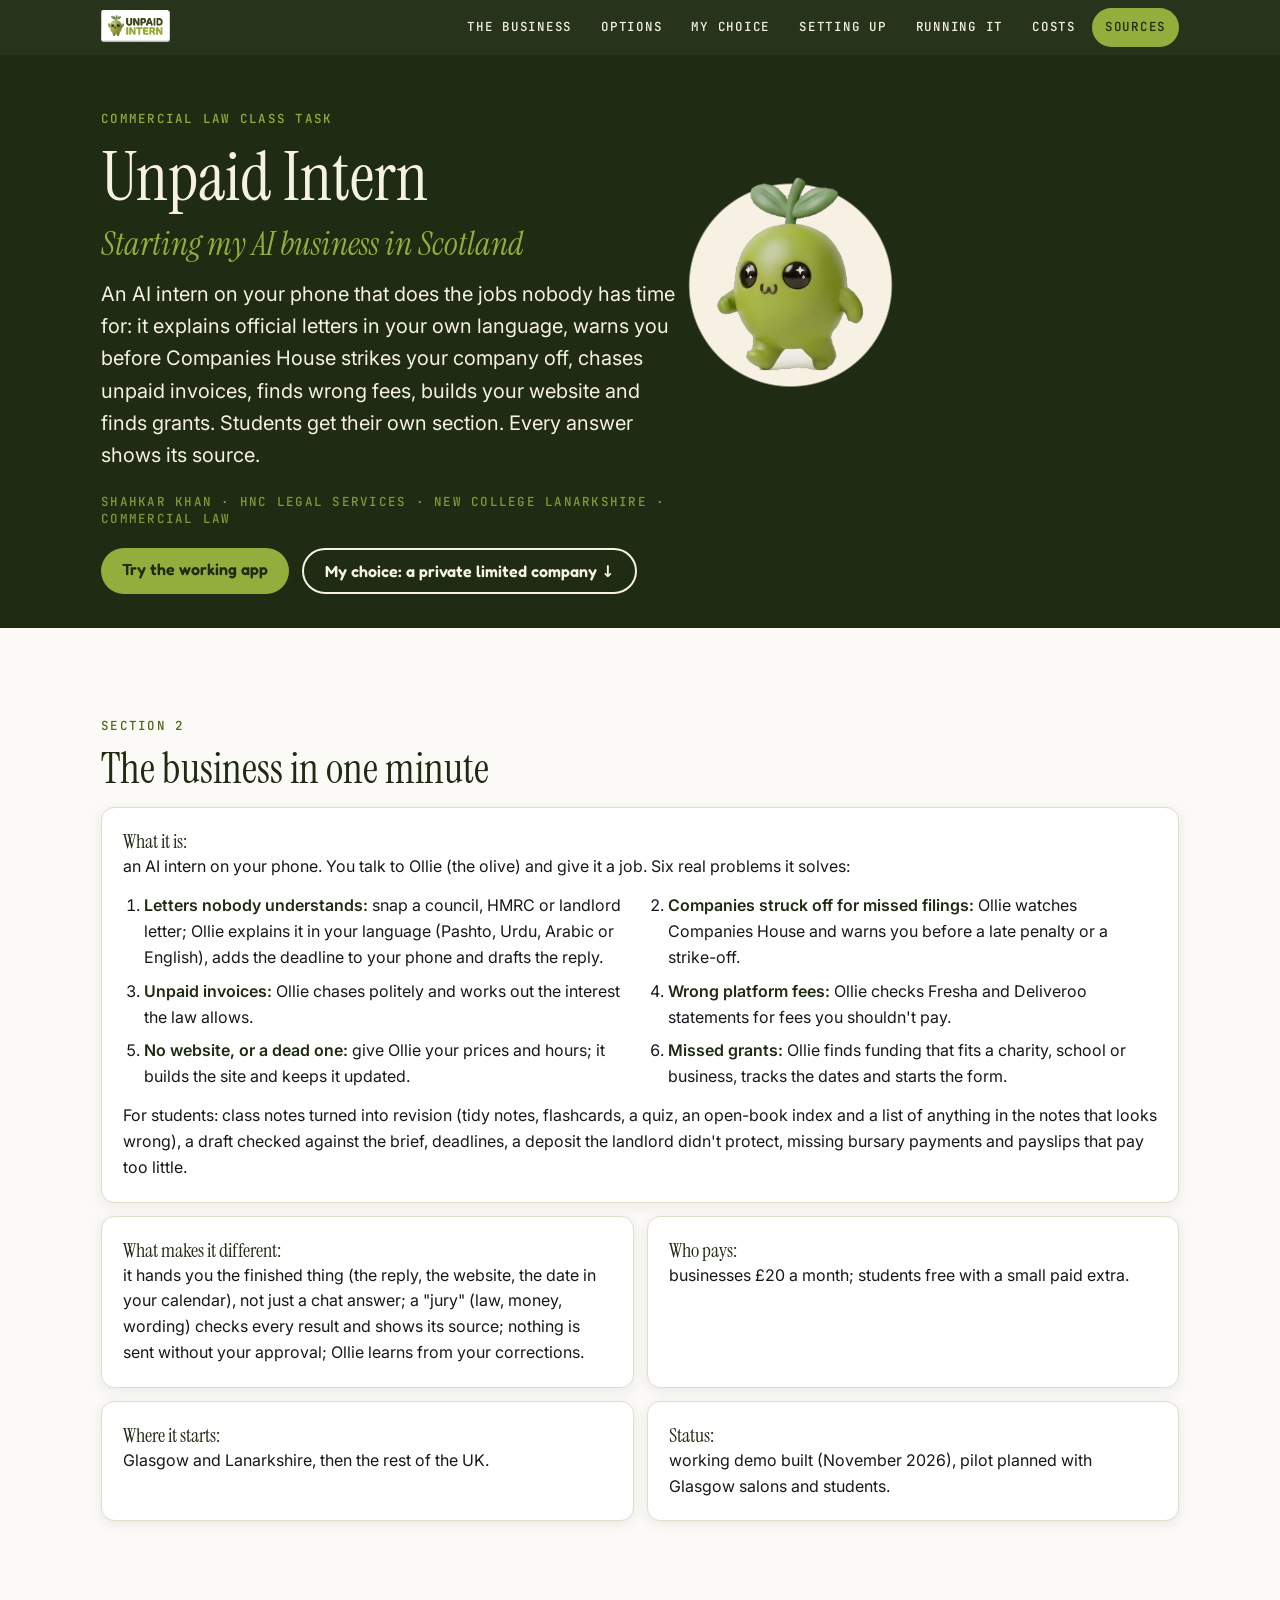
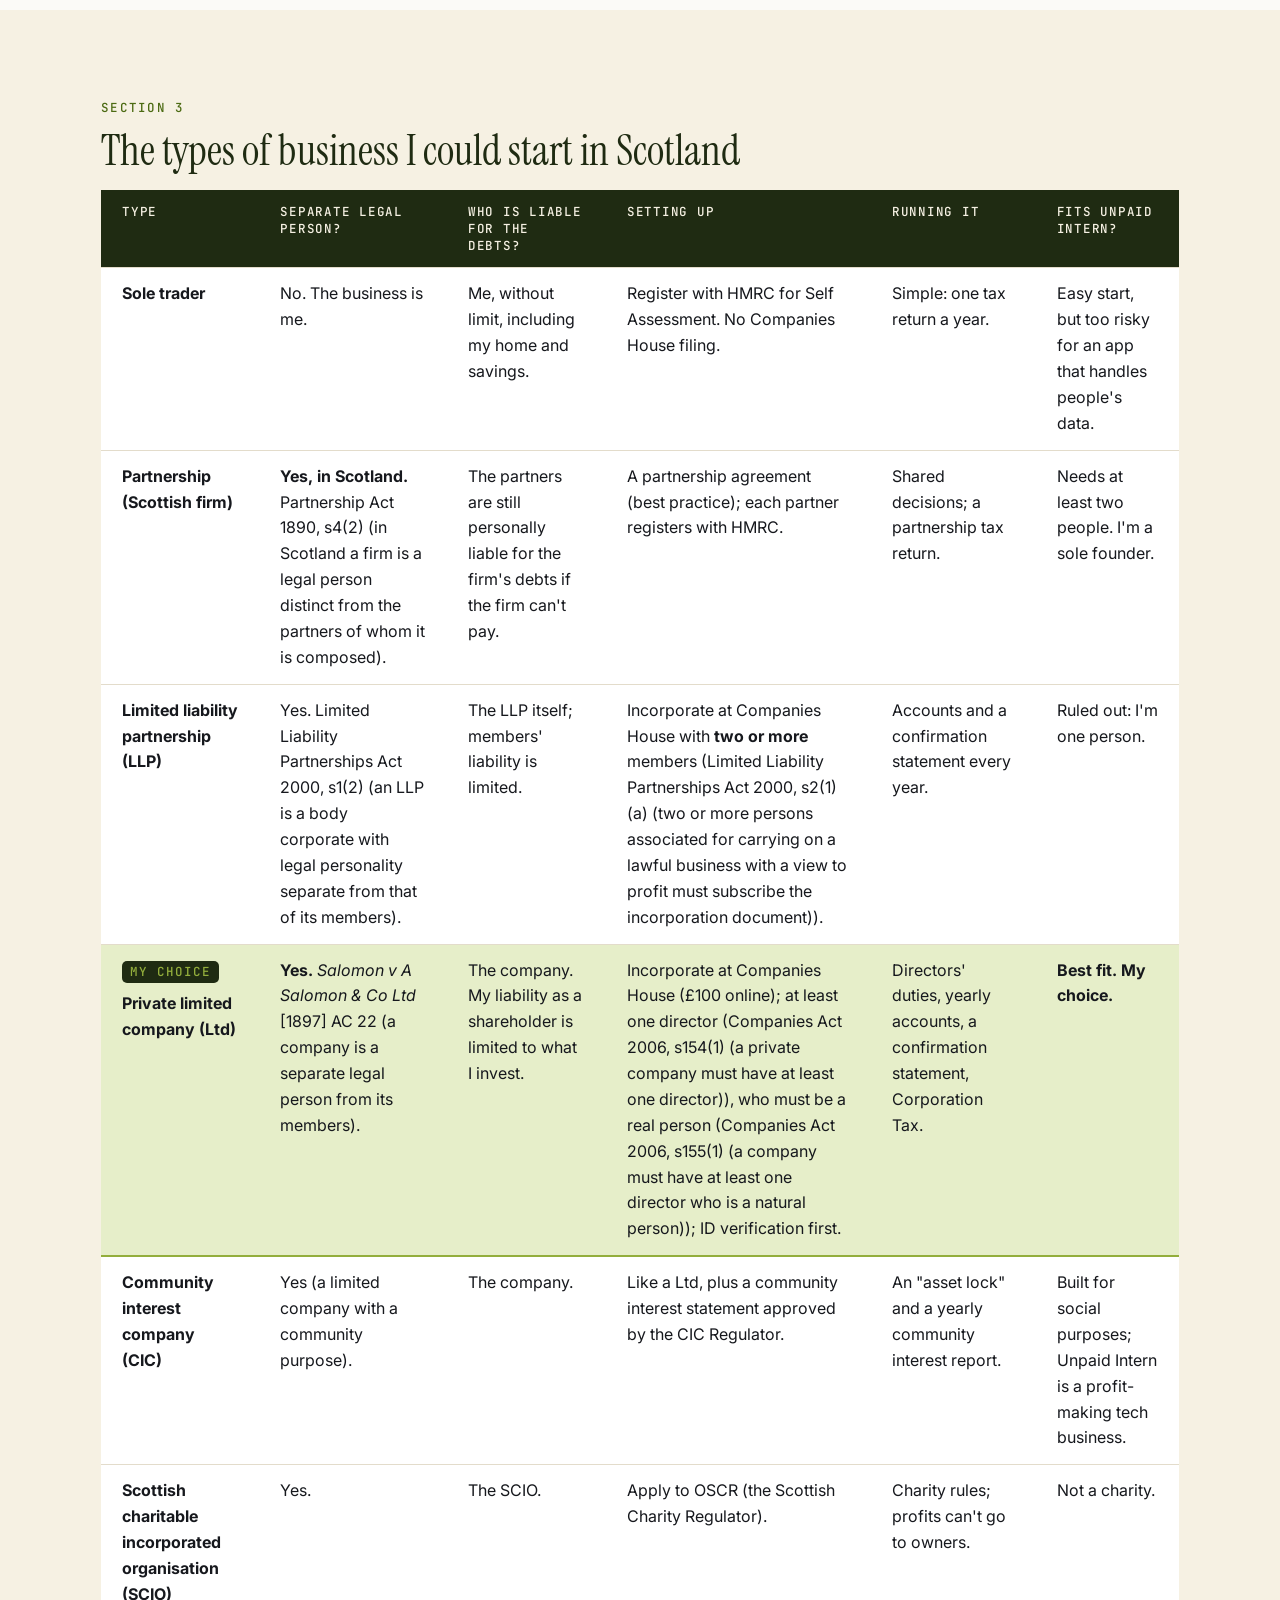
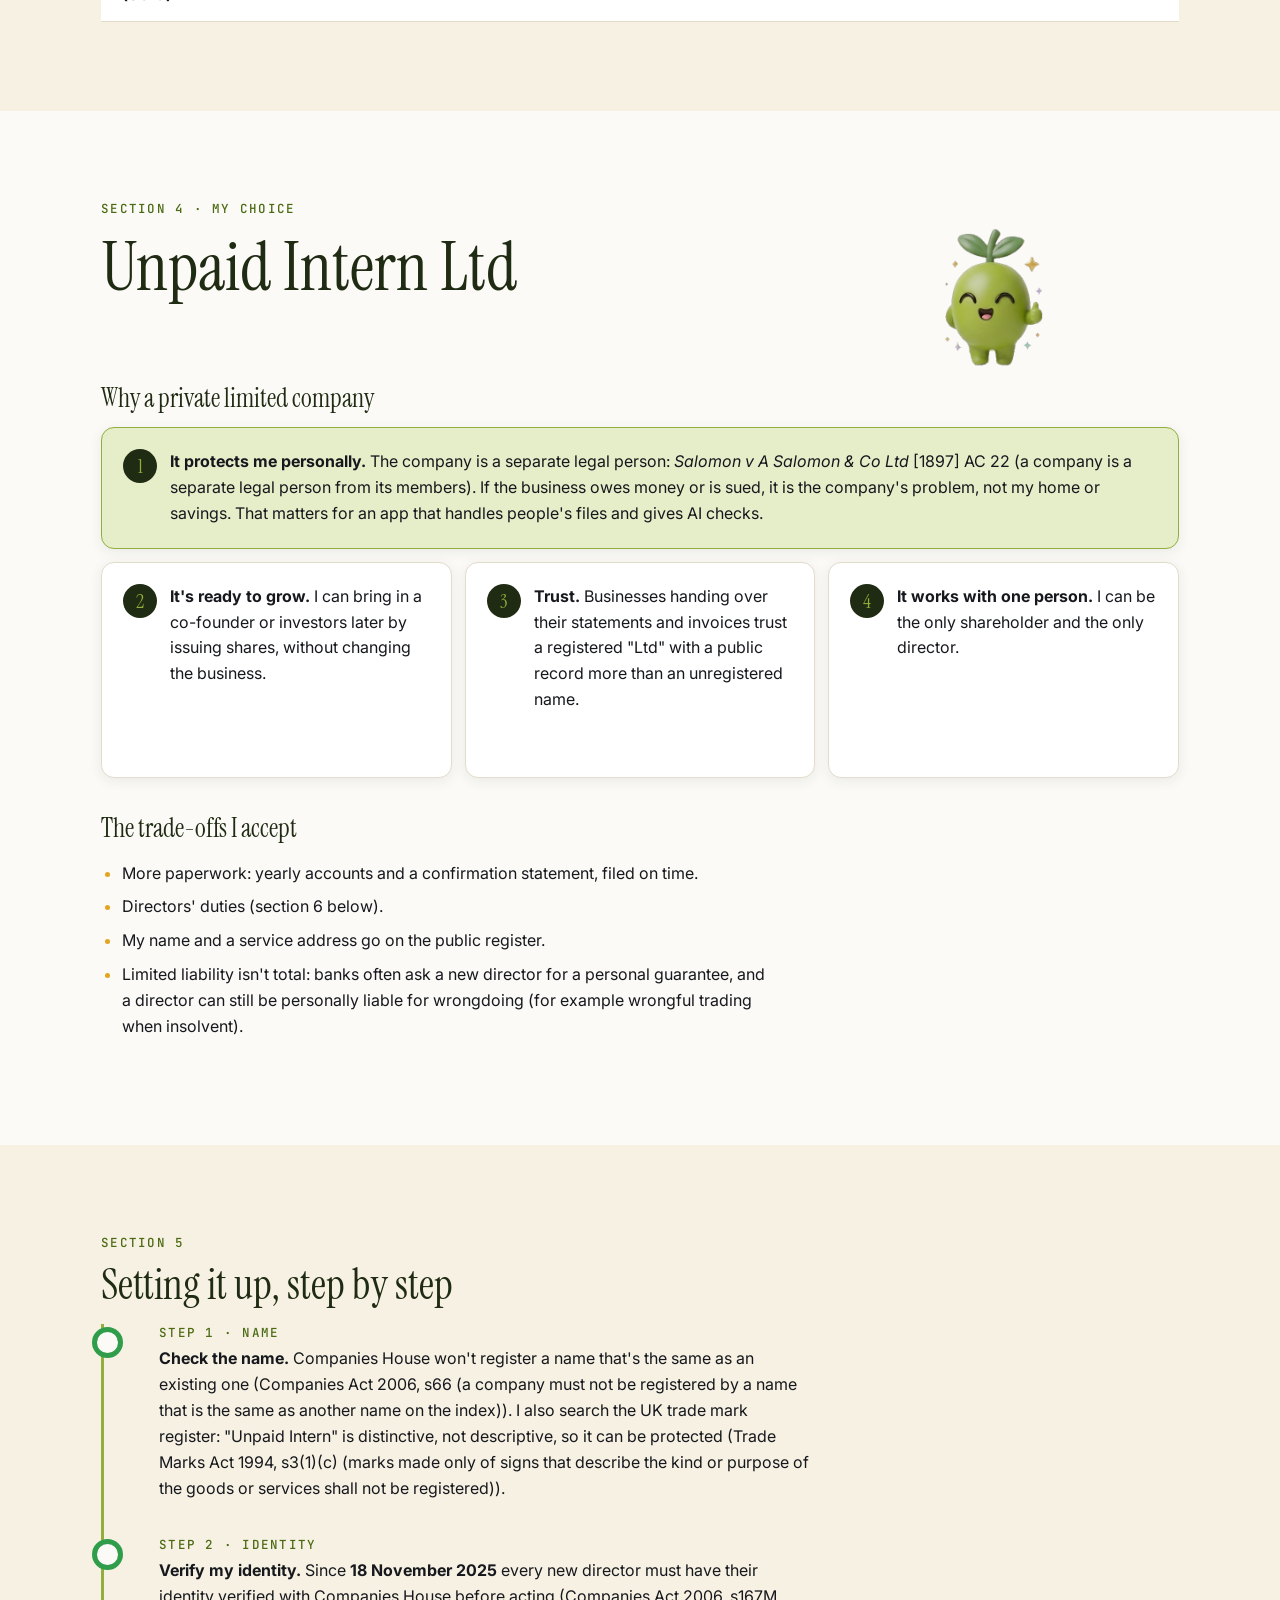
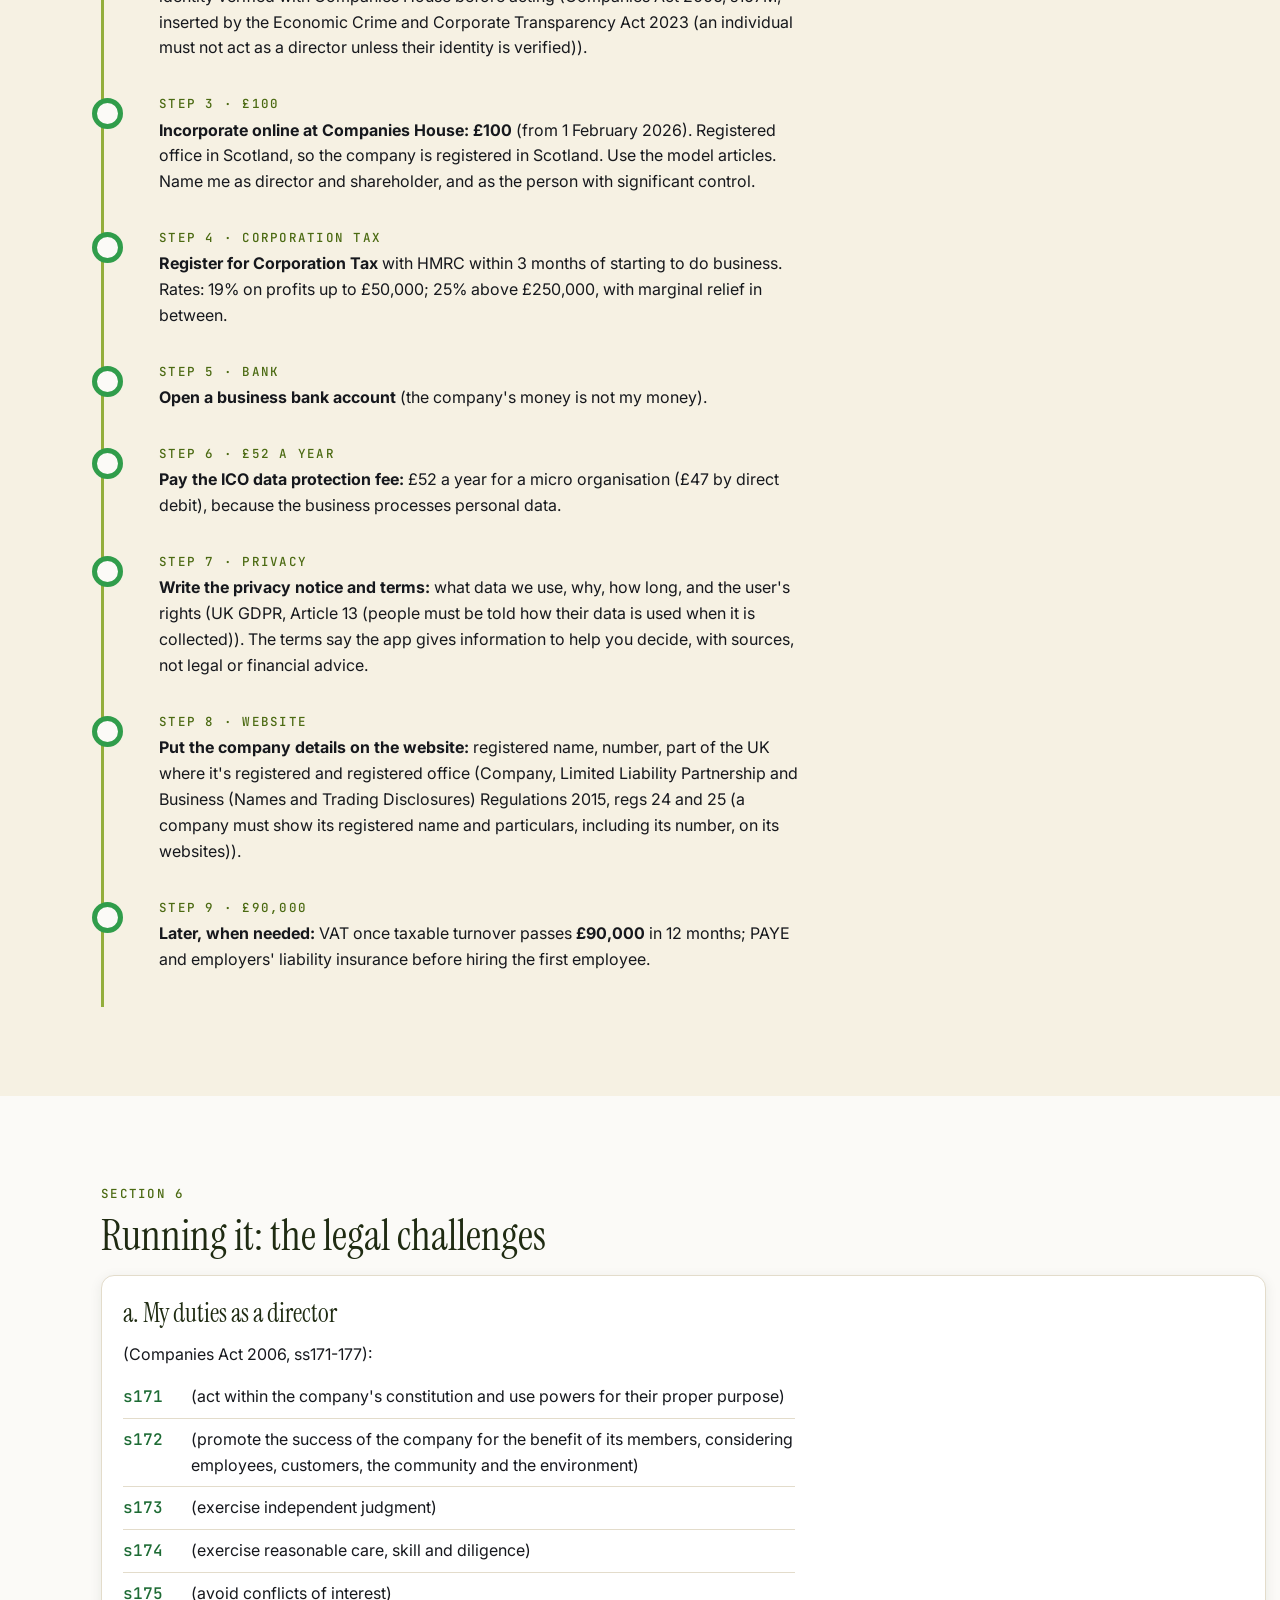
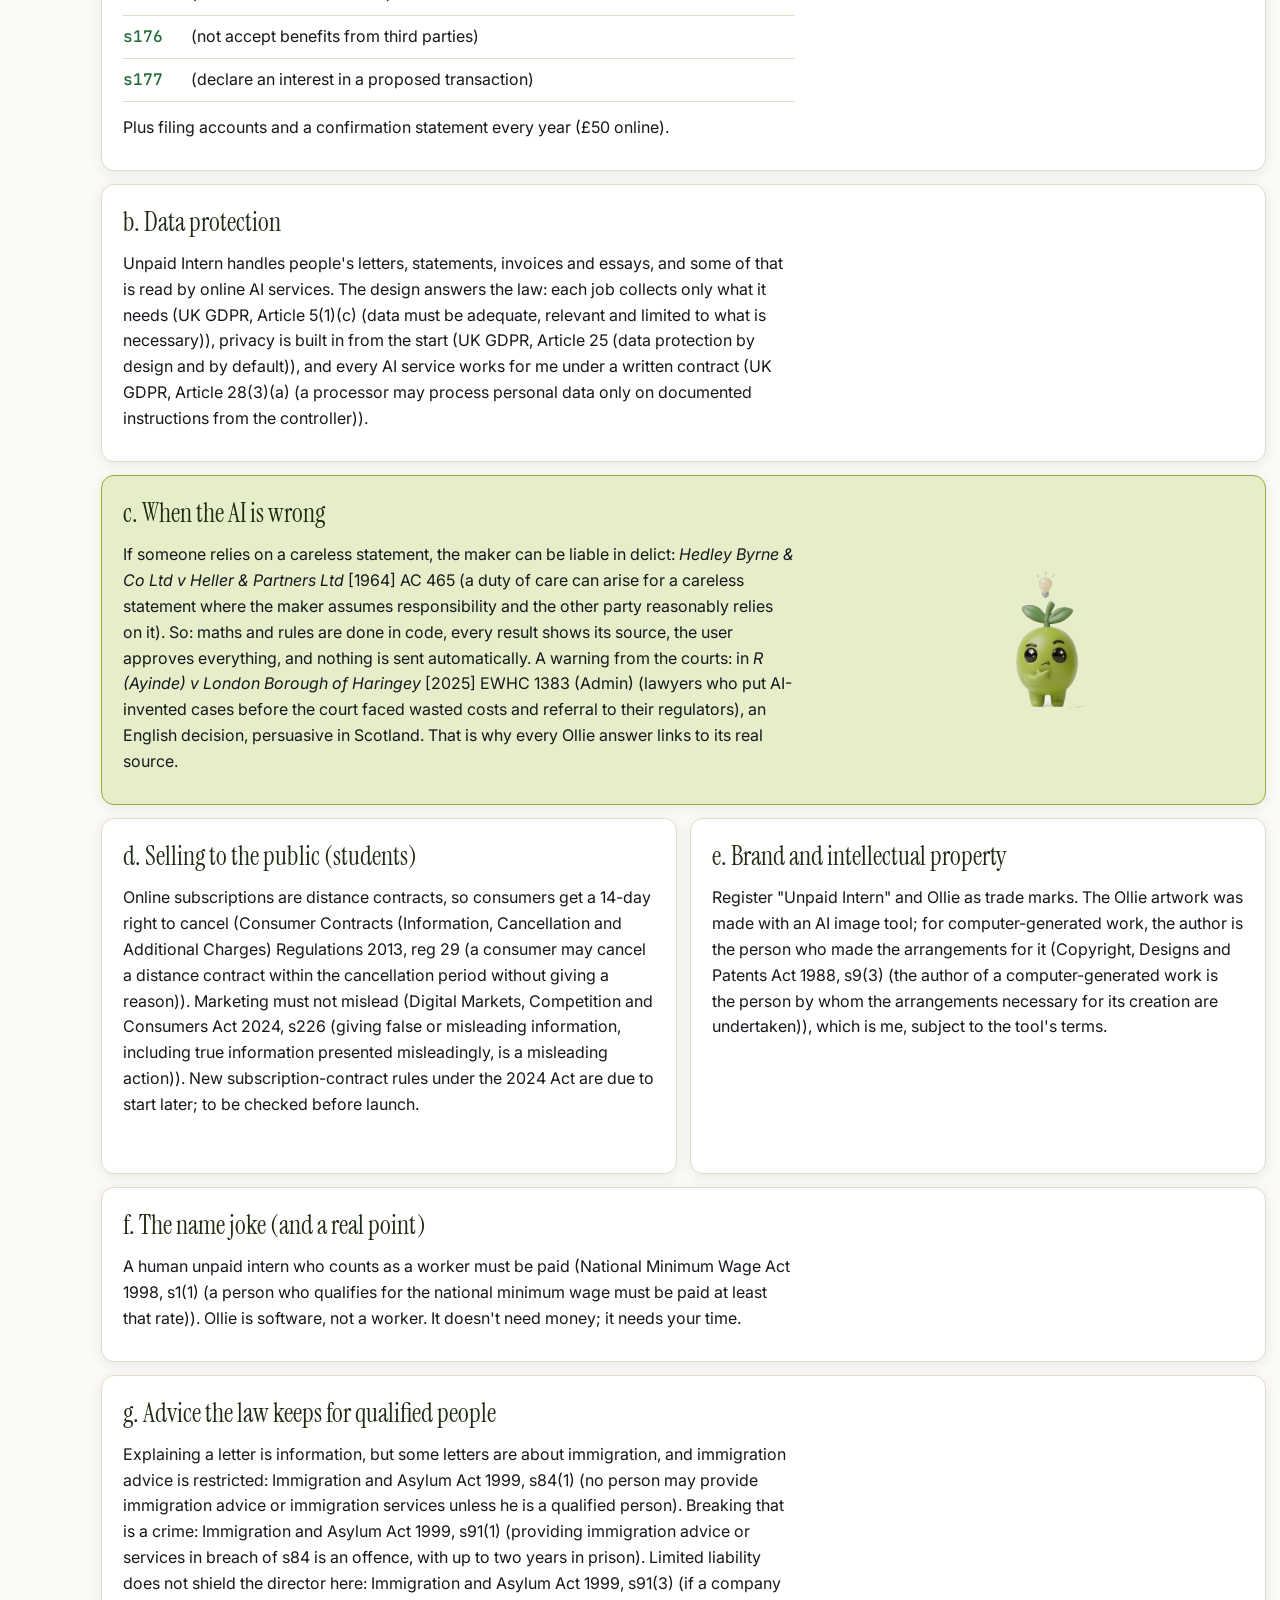
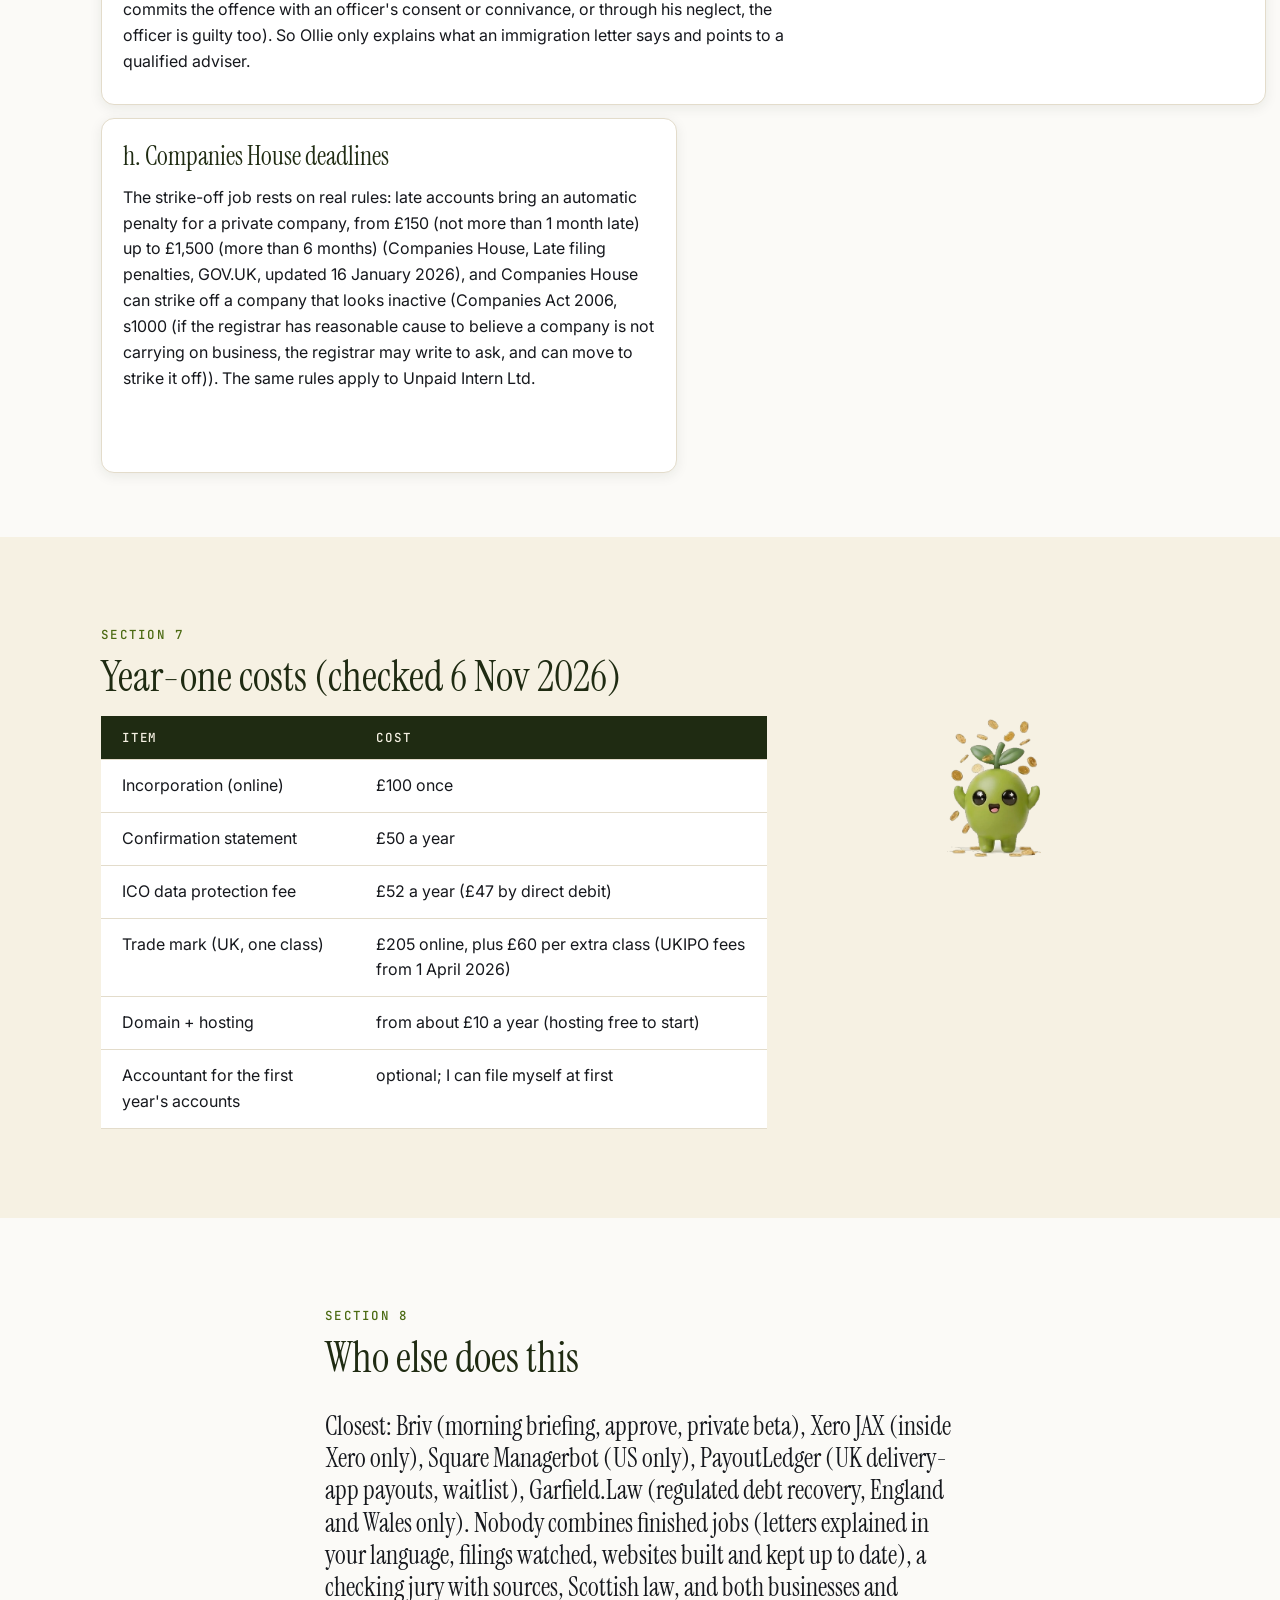
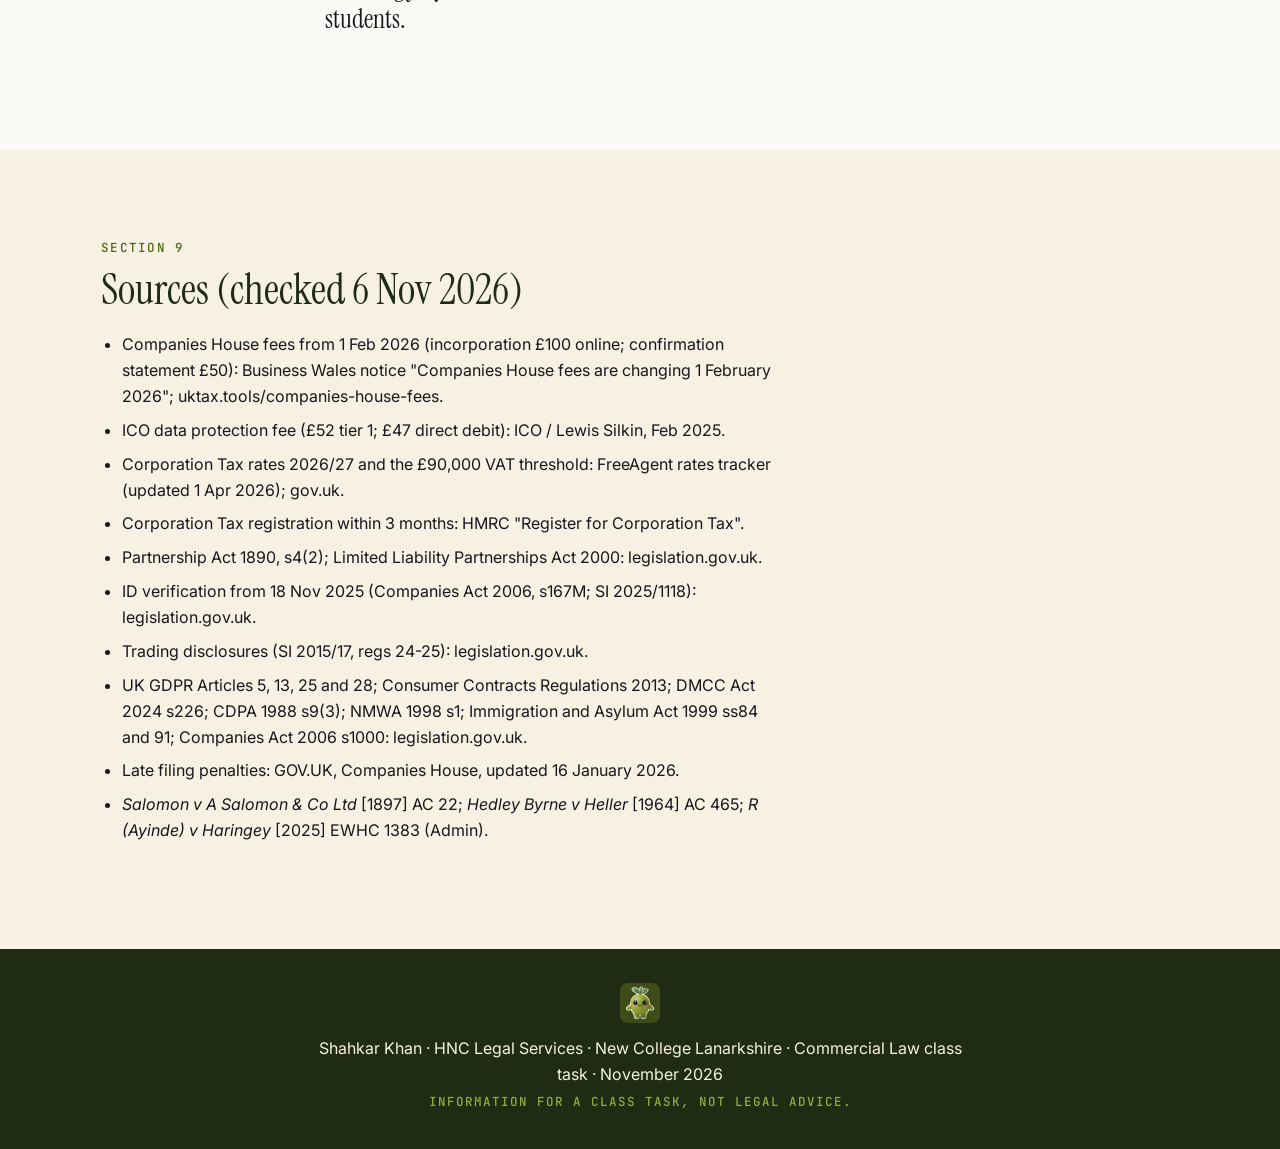
<file: unpaid-intern/index.html>
<!DOCTYPE html>
<html lang="en-GB">
<head>
<meta charset="utf-8">
<meta name="viewport" content="width=device-width, initial-scale=1">
<title>Starting Unpaid Intern in Scotland</title>
<meta name="description" content="Commercial Law class task: comparing Scottish business entities and choosing a private limited company for Unpaid Intern.">
<link rel="icon" href="assets/icon.webp">
<link rel="preconnect" href="https://fonts.googleapis.com">
<link rel="preconnect" href="https://fonts.gstatic.com" crossorigin>
<link href="https://fonts.googleapis.com/css2?family=Fredoka:wght@500;600&family=Inter:wght@400;500;600&family=Instrument+Serif:ital@0;1&family=JetBrains+Mono:wght@500&display=swap" rel="stylesheet">
<link rel="stylesheet" href="site.css">
</head>
<body>
<a class="skip" href="#main">Skip to content</a>

<header class="nav" id="top">
  <div class="nav-in">
    <a class="brand" href="#top"><img src="assets/logo.png" alt="Unpaid Intern logo"></a>
    <nav aria-label="Sections">
      <a href="#business">The business</a>
      <a href="#options">Options</a>
      <a href="#choice">My choice</a>
      <a href="#setup">Setting up</a>
      <a href="#running">Running it</a>
      <a href="#costs">Costs</a>
      <a href="#sources">Sources</a>
    </nav>
  </div>
</header>

<main id="main">

<!-- 1. Hero -->
<section class="hero" aria-labelledby="h-hero">
  <div class="wrap hero-grid">
    <div class="hero-text">
      <p class="label">Commercial Law class task</p>
      <h1 id="h-hero">Unpaid Intern</h1>
      <p class="sub">Starting my AI business in Scotland</p>
      <p class="lede">An AI intern on your phone that does the jobs nobody has time for: it explains official letters in your own language, warns you before Companies House strikes your company off, chases unpaid invoices, finds wrong fees, builds your website and finds grants. Students get their own section. Every answer shows its source.</p>
      <p class="label name-line">Shahkar Khan · HNC Legal Services · New College Lanarkshire · Commercial Law</p>
      <div class="btns">
        <a class="btn btn-primary" href="demo/index.html">Try the working app</a>
        <a class="btn btn-ghost" href="#choice">My choice: a private limited company ↓</a>
      </div>
    </div>
    <div class="hero-art">
      <img class="ollie breathe" src="assets/p7.png" alt="Ollie, the olive mascot, waving" width="233" height="233">
    </div>
  </div>
</section>

<!-- ABOUT ME: add assets/me.jpg and the owner's 3 lines here, then remove this comment and the hidden attribute.
<section class="about" aria-labelledby="h-about" hidden>
  <div class="wrap about-in">
    <div>
      <p class="label">About me</p>
      <h2 id="h-about">Shahkar Khan</h2>
      <p>LINE 1</p><p>LINE 2</p><p>LINE 3</p>
    </div>
    <img src="assets/me.jpg" alt="Shahkar Khan" width="233" height="233">
  </div>
</section>
-->

<!-- 2. Business -->
<section class="sec reveal" id="business" aria-labelledby="h-business">
  <div class="wrap">
    <p class="label">Section 2</p>
    <h2 id="h-business">The business in one minute</h2>
    <ul class="facts">
      <li><strong>What it is:</strong> an AI intern on your phone. You talk to Ollie (the olive) and give it a job. Six real problems it solves:
        <ol class="jobs">
          <li><strong>Letters nobody understands:</strong> snap a council, HMRC or landlord letter; Ollie explains it in your language (Pashto, Urdu, Arabic or English), adds the deadline to your phone and drafts the reply.</li>
          <li><strong>Companies struck off for missed filings:</strong> Ollie watches Companies House and warns you before a late penalty or a strike-off.</li>
          <li><strong>Unpaid invoices:</strong> Ollie chases politely and works out the interest the law allows.</li>
          <li><strong>Wrong platform fees:</strong> Ollie checks Fresha and Deliveroo statements for fees you shouldn't pay.</li>
          <li><strong>No website, or a dead one:</strong> give Ollie your prices and hours; it builds the site and keeps it updated.</li>
          <li><strong>Missed grants:</strong> Ollie finds funding that fits a charity, school or business, tracks the dates and starts the form.</li>
        </ol>
        For students: class notes turned into revision (tidy notes, flashcards, a quiz, an open-book index and a list of anything in the notes that looks wrong), a draft checked against the brief, deadlines, a deposit the landlord didn't protect, missing bursary payments and payslips that pay too little.</li>
      <li><strong>What makes it different:</strong> it hands you the finished thing (the reply, the website, the date in your calendar), not just a chat answer; a "jury" (law, money, wording) checks every result and shows its source; nothing is sent without your approval; Ollie learns from your corrections.</li>
      <li><strong>Who pays:</strong> businesses £20 a month; students free with a small paid extra.</li>
      <li><strong>Where it starts:</strong> Glasgow and Lanarkshire, then the rest of the UK.</li>
      <li><strong>Status:</strong> working demo built (November 2026), pilot planned with Glasgow salons and students.</li>
    </ul>
  </div>
</section>

<!-- 3. Options -->
<section class="sec alt reveal" id="options" aria-labelledby="h-options">
  <div class="wrap">
    <p class="label">Section 3</p>
    <h2 id="h-options">The types of business I could start in Scotland</h2>
    <div class="table-wrap">
    <table class="compare">
      <thead>
        <tr>
          <th scope="col">Type</th>
          <th scope="col">Separate legal person?</th>
          <th scope="col">Who is liable for the debts?</th>
          <th scope="col">Setting up</th>
          <th scope="col">Running it</th>
          <th scope="col">Fits Unpaid Intern?</th>
        </tr>
      </thead>
      <tbody>
        <tr>
          <th scope="row" data-label="Type"><strong>Sole trader</strong></th>
          <td data-label="Separate legal person?">No. The business is me.</td>
          <td data-label="Who is liable for the debts?">Me, without limit, including my home and savings.</td>
          <td data-label="Setting up">Register with HMRC for Self Assessment. No Companies House filing.</td>
          <td data-label="Running it">Simple: one tax return a year.</td>
          <td data-label="Fits Unpaid Intern?">Easy start, but too risky for an app that handles people's data.</td>
        </tr>
        <tr>
          <th scope="row" data-label="Type"><strong>Partnership (Scottish firm)</strong></th>
          <td data-label="Separate legal person?"><strong>Yes, in Scotland.</strong> Partnership Act 1890, s4(2) (in Scotland a firm is a legal person distinct from the partners of whom it is composed).</td>
          <td data-label="Who is liable for the debts?">The partners are still personally liable for the firm's debts if the firm can't pay.</td>
          <td data-label="Setting up">A partnership agreement (best practice); each partner registers with HMRC.</td>
          <td data-label="Running it">Shared decisions; a partnership tax return.</td>
          <td data-label="Fits Unpaid Intern?">Needs at least two people. I'm a sole founder.</td>
        </tr>
        <tr>
          <th scope="row" data-label="Type"><strong>Limited liability partnership (LLP)</strong></th>
          <td data-label="Separate legal person?">Yes. Limited Liability Partnerships Act 2000, s1(2) (an LLP is a body corporate with legal personality separate from that of its members).</td>
          <td data-label="Who is liable for the debts?">The LLP itself; members' liability is limited.</td>
          <td data-label="Setting up">Incorporate at Companies House with <strong>two or more</strong> members (Limited Liability Partnerships Act 2000, s2(1)(a) (two or more persons associated for carrying on a lawful business with a view to profit must subscribe the incorporation document)).</td>
          <td data-label="Running it">Accounts and a confirmation statement every year.</td>
          <td data-label="Fits Unpaid Intern?">Ruled out: I'm one person.</td>
        </tr>
        <tr class="chosen">
          <th scope="row" data-label="Type"><span class="tag">My choice</span><strong>Private limited company (Ltd)</strong></th>
          <td data-label="Separate legal person?"><strong>Yes.</strong> <em>Salomon v A Salomon &amp; Co Ltd</em> [1897] AC 22 (a company is a separate legal person from its members).</td>
          <td data-label="Who is liable for the debts?">The company. My liability as a shareholder is limited to what I invest.</td>
          <td data-label="Setting up">Incorporate at Companies House (£100 online); at least one director (Companies Act 2006, s154(1) (a private company must have at least one director)), who must be a real person (Companies Act 2006, s155(1) (a company must have at least one director who is a natural person)); ID verification first.</td>
          <td data-label="Running it">Directors' duties, yearly accounts, a confirmation statement, Corporation Tax.</td>
          <td data-label="Fits Unpaid Intern?"><strong>Best fit. My choice.</strong></td>
        </tr>
        <tr>
          <th scope="row" data-label="Type"><strong>Community interest company (CIC)</strong></th>
          <td data-label="Separate legal person?">Yes (a limited company with a community purpose).</td>
          <td data-label="Who is liable for the debts?">The company.</td>
          <td data-label="Setting up">Like a Ltd, plus a community interest statement approved by the CIC Regulator.</td>
          <td data-label="Running it">An "asset lock" and a yearly community interest report.</td>
          <td data-label="Fits Unpaid Intern?">Built for social purposes; Unpaid Intern is a profit-making tech business.</td>
        </tr>
        <tr>
          <th scope="row" data-label="Type"><strong>Scottish charitable incorporated organisation (SCIO)</strong></th>
          <td data-label="Separate legal person?">Yes.</td>
          <td data-label="Who is liable for the debts?">The SCIO.</td>
          <td data-label="Setting up">Apply to OSCR (the Scottish Charity Regulator).</td>
          <td data-label="Running it">Charity rules; profits can't go to owners.</td>
          <td data-label="Fits Unpaid Intern?">Not a charity.</td>
        </tr>
      </tbody>
    </table>
    </div>
  </div>
</section>

<!-- 4. Choice -->
<section class="sec reveal" id="choice" aria-labelledby="h-choice">
  <div class="wrap">
    <p class="label">Section 4 · My choice</p>
    <div class="split choice-head">
      <h2 id="h-choice" class="big">Unpaid Intern Ltd</h2>
      <div class="split-art"><img class="ollie breathe" src="assets/p3.png" alt="Ollie giving a thumbs up" width="144" height="144"></div>
    </div>
    <h3>Why a private limited company</h3>
    <ol class="cards reasons">
      <li><span class="num">1</span><div><strong>It protects me personally.</strong> The company is a separate legal person: <em>Salomon v A Salomon &amp; Co Ltd</em> [1897] AC 22 (a company is a separate legal person from its members). If the business owes money or is sued, it is the company's problem, not my home or savings. That matters for an app that handles people's files and gives AI checks.</div></li>
      <li><span class="num">2</span><div><strong>It's ready to grow.</strong> I can bring in a co-founder or investors later by issuing shares, without changing the business.</div></li>
      <li><span class="num">3</span><div><strong>Trust.</strong> Businesses handing over their statements and invoices trust a registered "Ltd" with a public record more than an unregistered name.</div></li>
      <li><span class="num">4</span><div><strong>It works with one person.</strong> I can be the only shareholder and the only director.</div></li>
    </ol>
    <h3>The trade-offs I accept</h3>
    <ul class="calm">
      <li>More paperwork: yearly accounts and a confirmation statement, filed on time.</li>
      <li>Directors' duties (section 6 below).</li>
      <li>My name and a service address go on the public register.</li>
      <li>Limited liability isn't total: banks often ask a new director for a personal guarantee, and a director can still be personally liable for wrongdoing (for example wrongful trading when insolvent).</li>
    </ul>
  </div>
</section>

<!-- 5. Setup -->
<section class="sec alt reveal" id="setup" aria-labelledby="h-setup">
  <div class="wrap">
    <p class="label">Section 5</p>
    <h2 id="h-setup">Setting it up, step by step</h2>
    <ol class="timeline">
      <li>
        <p class="label step">Step 1 · Name</p>
        <p class="cite-body"><strong>Check the name.</strong> Companies House won't register a name that's the same as an existing one (Companies Act 2006, s66 (a company must not be registered by a name that is the same as another name on the index)). I also search the UK trade mark register: "Unpaid Intern" is distinctive, not descriptive, so it can be protected (Trade Marks Act 1994, s3(1)(c) (marks made only of signs that describe the kind or purpose of the goods or services shall not be registered)).</p>
      </li>
      <li>
        <p class="label step">Step 2 · Identity</p>
        <p class="cite-body"><strong>Verify my identity.</strong> Since <strong>18 November 2025</strong> every new director must have their identity verified with Companies House before acting (Companies Act 2006, s167M, inserted by the Economic Crime and Corporate Transparency Act 2023 (an individual must not act as a director unless their identity is verified)).</p>
      </li>
      <li>
        <p class="label step">Step 3 · £100</p>
        <p class="cite-body"><strong>Incorporate online at Companies House: £100</strong> (from 1 February 2026). Registered office in Scotland, so the company is registered in Scotland. Use the model articles. Name me as director and shareholder, and as the person with significant control.</p>
      </li>
      <li>
        <p class="label step">Step 4 · Corporation Tax</p>
        <p class="cite-body"><strong>Register for Corporation Tax</strong> with HMRC within 3 months of starting to do business. Rates: 19% on profits up to £50,000; 25% above £250,000, with marginal relief in between.</p>
      </li>
      <li>
        <p class="label step">Step 5 · Bank</p>
        <p class="cite-body"><strong>Open a business bank account</strong> (the company's money is not my money).</p>
      </li>
      <li>
        <p class="label step">Step 6 · £52 a year</p>
        <p class="cite-body"><strong>Pay the ICO data protection fee:</strong> £52 a year for a micro organisation (£47 by direct debit), because the business processes personal data.</p>
      </li>
      <li>
        <p class="label step">Step 7 · Privacy</p>
        <p class="cite-body"><strong>Write the privacy notice and terms:</strong> what data we use, why, how long, and the user's rights (UK GDPR, Article 13 (people must be told how their data is used when it is collected)). The terms say the app gives information to help you decide, with sources, not legal or financial advice.</p>
      </li>
      <li>
        <p class="label step">Step 8 · Website</p>
        <p class="cite-body"><strong>Put the company details on the website:</strong> registered name, number, part of the UK where it's registered and registered office (Company, Limited Liability Partnership and Business (Names and Trading Disclosures) Regulations 2015, regs 24 and 25 (a company must show its registered name and particulars, including its number, on its websites)).</p>
      </li>
      <li>
        <p class="label step">Step 9 · £90,000</p>
        <p class="cite-body"><strong>Later, when needed:</strong> VAT once taxable turnover passes <strong>£90,000</strong> in 12 months; PAYE and employers' liability insurance before hiring the first employee.</p>
      </li>
    </ol>
  </div>
</section>

<!-- 6. Running -->
<section class="sec reveal" id="running" aria-labelledby="h-running">
  <div class="wrap">
    <p class="label">Section 6</p>
    <h2 id="h-running">Running it: the legal challenges</h2>

    <div class="grid">
      <article class="card wide" aria-labelledby="h-a">
        <h3 id="h-a">a. My duties as a director</h3>
        <p>(Companies Act 2006, ss171-177):</p>
        <ul class="duties">
          <li><span class="mono">s171</span> <span>(act within the company's constitution and use powers for their proper purpose)</span></li>
          <li><span class="mono">s172</span> <span>(promote the success of the company for the benefit of its members, considering employees, customers, the community and the environment)</span></li>
          <li><span class="mono">s173</span> <span>(exercise independent judgment)</span></li>
          <li><span class="mono">s174</span> <span>(exercise reasonable care, skill and diligence)</span></li>
          <li><span class="mono">s175</span> <span>(avoid conflicts of interest)</span></li>
          <li><span class="mono">s176</span> <span>(not accept benefits from third parties)</span></li>
          <li><span class="mono">s177</span> <span>(declare an interest in a proposed transaction)</span></li>
        </ul>
        <p>Plus filing accounts and a confirmation statement every year (£50 online).</p>
      </article>

      <article class="card wide" aria-labelledby="h-b">
        <h3 id="h-b">b. Data protection</h3>
        <p>Unpaid Intern handles people's letters, statements, invoices and essays, and some of that is read by online AI services. The design answers the law: each job collects only what it needs (UK GDPR, Article 5(1)(c) (data must be adequate, relevant and limited to what is necessary)), privacy is built in from the start (UK GDPR, Article 25 (data protection by design and by default)), and every AI service works for me under a written contract (UK GDPR, Article 28(3)(a) (a processor may process personal data only on documented instructions from the controller)).</p>
      </article>

      <article class="card wide ai" aria-labelledby="h-c">
        <div class="ai-text">
          <h3 id="h-c">c. When the AI is wrong</h3>
          <p>If someone relies on a careless statement, the maker can be liable in delict: <em>Hedley Byrne &amp; Co Ltd v Heller &amp; Partners Ltd</em> [1964] AC 465 (a duty of care can arise for a careless statement where the maker assumes responsibility and the other party reasonably relies on it). So: maths and rules are done in code, every result shows its source, the user approves everything, and nothing is sent automatically. A warning from the courts: in <em>R (Ayinde) v London Borough of Haringey</em> [2025] EWHC 1383 (Admin) (lawyers who put AI-invented cases before the court faced wasted costs and referral to their regulators), an English decision, persuasive in Scotland. That is why every Ollie answer links to its real source.</p>
        </div>
        <img class="ollie breathe" src="assets/p5.png" alt="Ollie looking thoughtful" width="144" height="144">
      </article>

      <article class="card" aria-labelledby="h-d">
        <h3 id="h-d">d. Selling to the public (students)</h3>
        <p>Online subscriptions are distance contracts, so consumers get a 14-day right to cancel (Consumer Contracts (Information, Cancellation and Additional Charges) Regulations 2013, reg 29 (a consumer may cancel a distance contract within the cancellation period without giving a reason)). Marketing must not mislead (Digital Markets, Competition and Consumers Act 2024, s226 (giving false or misleading information, including true information presented misleadingly, is a misleading action)). New subscription-contract rules under the 2024 Act are due to start later; to be checked before launch.</p>
      </article>

      <article class="card" aria-labelledby="h-e">
        <h3 id="h-e">e. Brand and intellectual property</h3>
        <p>Register "Unpaid Intern" and Ollie as trade marks. The Ollie artwork was made with an AI image tool; for computer-generated work, the author is the person who made the arrangements for it (Copyright, Designs and Patents Act 1988, s9(3) (the author of a computer-generated work is the person by whom the arrangements necessary for its creation are undertaken)), which is me, subject to the tool's terms.</p>
      </article>

      <article class="card wide" aria-labelledby="h-f">
        <h3 id="h-f">f. The name joke (and a real point)</h3>
        <p>A human unpaid intern who counts as a worker must be paid (National Minimum Wage Act 1998, s1(1) (a person who qualifies for the national minimum wage must be paid at least that rate)). Ollie is software, not a worker. It doesn't need money; it needs your time.</p>
      </article>

      <article class="card wide" aria-labelledby="h-g">
        <h3 id="h-g">g. Advice the law keeps for qualified people</h3>
        <p>Explaining a letter is information, but some letters are about immigration, and immigration advice is restricted: Immigration and Asylum Act 1999, s84(1) (no person may provide immigration advice or immigration services unless he is a qualified person). Breaking that is a crime: Immigration and Asylum Act 1999, s91(1) (providing immigration advice or services in breach of s84 is an offence, with up to two years in prison). Limited liability does not shield the director here: Immigration and Asylum Act 1999, s91(3) (if a company commits the offence with an officer's consent or connivance, or through his neglect, the officer is guilty too). So Ollie only explains what an immigration letter says and points to a qualified adviser.</p>
      </article>

      <article class="card" aria-labelledby="h-h">
        <h3 id="h-h">h. Companies House deadlines</h3>
        <p>The strike-off job rests on real rules: late accounts bring an automatic penalty for a private company, from £150 (not more than 1 month late) up to £1,500 (more than 6 months) (Companies House, Late filing penalties, GOV.UK, updated 16 January 2026), and Companies House can strike off a company that looks inactive (Companies Act 2006, s1000 (if the registrar has reasonable cause to believe a company is not carrying on business, the registrar may write to ask, and can move to strike it off)). The same rules apply to Unpaid Intern Ltd.</p>
      </article>
    </div>
  </div>
</section>

<!-- 7 + 8. Costs and competitors -->
<section class="sec alt reveal" id="costs" aria-labelledby="h-costs">
  <div class="wrap">
    <p class="label">Section 7</p>
    <h2 id="h-costs">Year-one costs (checked 6 Nov 2026)</h2>
    <div class="split">
    <div class="table-wrap">
    <table class="costs">
      <thead><tr><th scope="col">Item</th><th scope="col">Cost</th></tr></thead>
      <tbody>
        <tr><th scope="row">Incorporation (online)</th><td>£100 once</td></tr>
        <tr><th scope="row">Confirmation statement</th><td>£50 a year</td></tr>
        <tr><th scope="row">ICO data protection fee</th><td>£52 a year (£47 by direct debit)</td></tr>
        <tr><th scope="row">Trade mark (UK, one class)</th><td>£205 online, plus £60 per extra class (UKIPO fees from 1 April 2026)</td></tr>
        <tr><th scope="row">Domain + hosting</th><td>from about £10 a year (hosting free to start)</td></tr>
        <tr><th scope="row">Accountant for the first year's accounts</th><td>optional; I can file myself at first</td></tr>
      </tbody>
    </table>
    </div>
    <div class="split-art"><img class="breathe" src="assets/p6.png" alt="" width="144" height="144"></div>
    </div>
  </div>
</section>

<section class="sec reveal" id="others" aria-labelledby="h-others">
  <div class="wrap narrow">
    <p class="label">Section 8</p>
    <h2 id="h-others">Who else does this</h2>
    <p class="lead-p">Closest: Briv (morning briefing, approve, private beta), Xero JAX (inside Xero only), Square Managerbot (US only), PayoutLedger (UK delivery-app payouts, waitlist), Garfield.Law (regulated debt recovery, England and Wales only). Nobody combines finished jobs (letters explained in your language, filings watched, websites built and kept up to date), a checking jury with sources, Scottish law, and both businesses and students.</p>
  </div>
</section>

<!-- 9. Sources -->
<section class="sec alt reveal" id="sources" aria-labelledby="h-sources">
  <div class="wrap">
    <p class="label">Section 9</p>
    <h2 id="h-sources">Sources (checked 6 Nov 2026)</h2>
    <ul class="sources">
      <li>Companies House fees from 1 Feb 2026 (incorporation £100 online; confirmation statement £50): Business Wales notice "Companies House fees are changing 1 February 2026"; uktax.tools/companies-house-fees.</li>
      <li>ICO data protection fee (£52 tier 1; £47 direct debit): ICO / Lewis Silkin, Feb 2025.</li>
      <li>Corporation Tax rates 2026/27 and the £90,000 VAT threshold: FreeAgent rates tracker (updated 1 Apr 2026); gov.uk.</li>
      <li>Corporation Tax registration within 3 months: HMRC "Register for Corporation Tax".</li>
      <li>Partnership Act 1890, s4(2); Limited Liability Partnerships Act 2000: legislation.gov.uk.</li>
      <li>ID verification from 18 Nov 2025 (Companies Act 2006, s167M; SI 2025/1118): legislation.gov.uk.</li>
      <li>Trading disclosures (SI 2015/17, regs 24-25): legislation.gov.uk.</li>
      <li>UK GDPR Articles 5, 13, 25 and 28; Consumer Contracts Regulations 2013; DMCC Act 2024 s226; CDPA 1988 s9(3); NMWA 1998 s1; Immigration and Asylum Act 1999 ss84 and 91; Companies Act 2006 s1000: legislation.gov.uk.</li>
      <li>Late filing penalties: GOV.UK, Companies House, updated 16 January 2026.</li>
      <li><em>Salomon v A Salomon &amp; Co Ltd</em> [1897] AC 22; <em>Hedley Byrne v Heller</em> [1964] AC 465; <em>R (Ayinde) v Haringey</em> [2025] EWHC 1383 (Admin).</li>
    </ul>
  </div>
</section>

</main>

<footer class="foot">
  <div class="wrap">
    <img src="assets/icon.webp" alt="" width="40" height="40">
    <p>Shahkar Khan · HNC Legal Services · New College Lanarkshire · Commercial Law class task · November 2026</p>
    <p class="small">Information for a class task, not legal advice.</p>
  </div>
</footer>

<script src="site.js"></script>
</body>
</html>
</file>
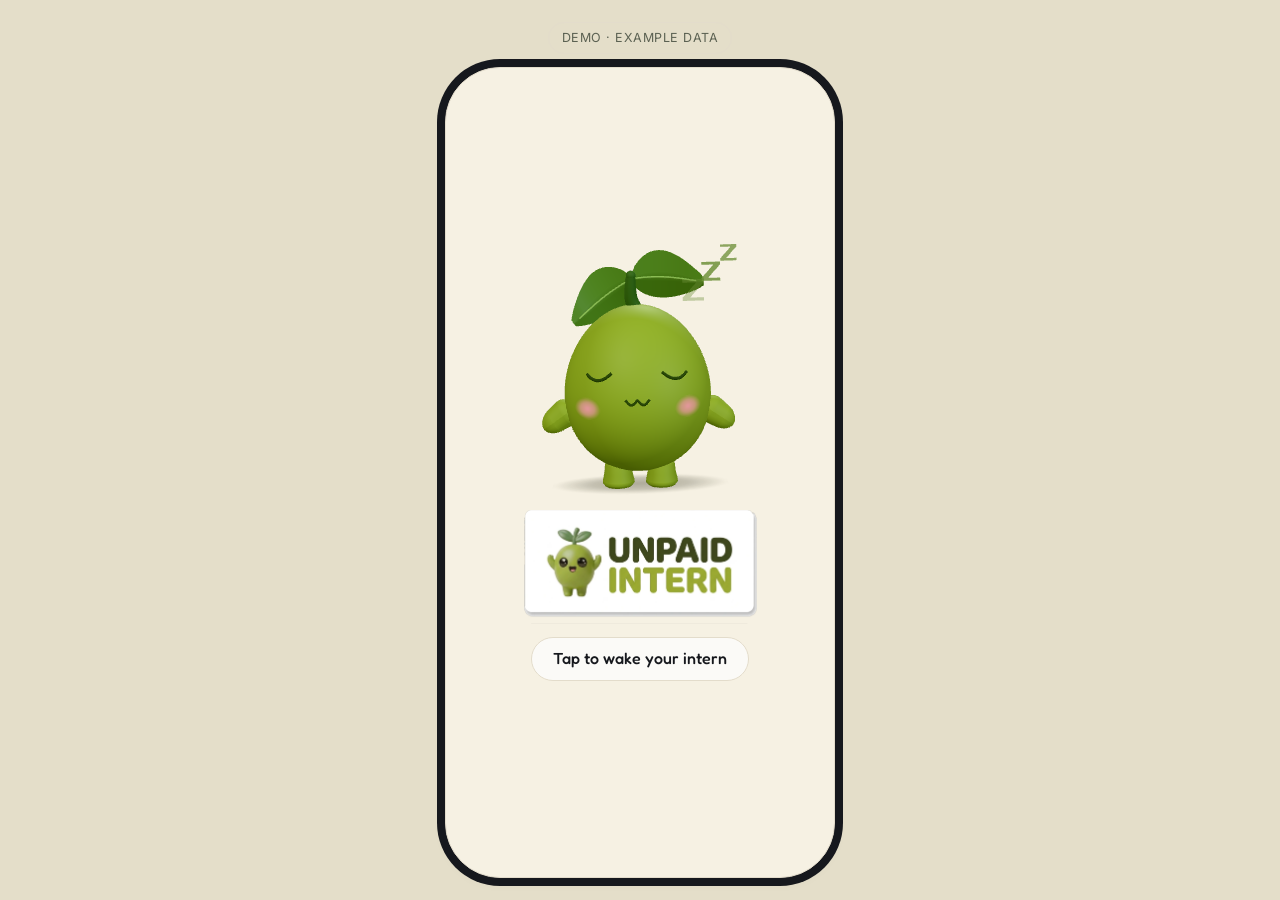
<file: unpaid-intern/demo/index.html>
<!doctype html>
<html lang="en-GB">
<head>
  <meta charset="utf-8">
  <meta name="viewport" content="width=device-width, initial-scale=1, viewport-fit=cover">
  <title>Unpaid Intern · demo</title>
  <link rel="icon" href="assets/icon.webp">
  <link rel="preconnect" href="https://fonts.googleapis.com">
  <link rel="preconnect" href="https://fonts.gstatic.com" crossorigin>
  <link href="https://fonts.googleapis.com/css2?family=Fredoka:wght@500;600&family=Inter:wght@400;500&family=Instrument+Serif:ital@0;1&family=JetBrains+Mono:wght@500&display=swap" rel="stylesheet">
  <link rel="stylesheet" href="css/tokens.css">
  <link rel="stylesheet" href="css/components.css">
</head>
<body>
  <div class="topnote">Demo · example data</div>

  <div class="phone">
    <header class="appbar" id="appbar" hidden>
      <button class="iconbtn" id="menuBtn" aria-label="Open your sessions" hidden>
        <svg viewBox="0 0 24 24" aria-hidden="true"><path d="M4 7h16M4 12h16M4 17h16"/></svg>
      </button>
      <button class="iconbtn" id="backBtn" aria-label="Back" hidden>
        <svg viewBox="0 0 24 24" aria-hidden="true"><path d="M15 5l-7 7 7 7"/></svg>
      </button>
      <button class="appbar-title" id="appbarTitle" type="button">Unpaid Intern</button>
      <button class="iconbtn" id="newBtn" aria-label="New session" hidden>
        <svg viewBox="0 0 24 24" aria-hidden="true"><path d="M12 5v14M5 12h14"/></svg>
      </button>
      <button class="iconbtn" id="gearBtn" aria-label="Settings">
        <svg viewBox="0 0 24 24" aria-hidden="true"><circle cx="12" cy="12" r="3"/><path d="M12 3v2.5M12 18.5V21M3 12h2.5M18.5 12H21M5.6 5.6l1.8 1.8M16.6 16.6l1.8 1.8M5.6 18.4l1.8-1.8M16.6 7.4l1.8-1.8"/></svg>
      </button>
    </header>
    <p class="offline" id="offlineNote" role="status" hidden>You're offline. Everything on the phone still works; the jury will use recorded answers.</p>

    <main class="screens" id="screens">

      <!-- Splash -->
      <section class="screen" data-screen="splash">
        <button class="splash-tap" id="wakeBtn" aria-label="Tap to wake your intern">
          <span class="ollie big p1" id="splashOllie" data-state="sleep" role="img" aria-label="Ollie the olive, fast asleep"></span>
          <span class="logo" role="img" aria-label="Unpaid Intern logo"></span>
          <span class="splash-cta">Tap to wake your intern</span>
        </button>
      </section>

      <!-- Getting to know you -->
      <section class="screen chat" data-screen="chat" hidden>
        <div class="thread" id="chatThread" aria-live="polite"></div>
        <form class="inputbar" id="chatForm" autocomplete="off">
          <input type="text" id="chatInput" aria-label="Answer Ollie" placeholder="Type or tap the mic to answer">
          <button class="iconbtn mic" id="chatMic" type="button" aria-label="Speak instead of typing"><svg viewBox="0 0 24 24" aria-hidden="true"><rect x="9" y="3" width="6" height="11" rx="3"/><path d="M5 11a7 7 0 0014 0M12 18v3"/></svg></button>
          <button class="iconbtn send-btn" type="submit" aria-label="Send"><svg viewBox="0 0 24 24" aria-hidden="true"><path d="M4 12l16-8-6 17-3-7z"/></svg></button>
        </form>
      </section>

      <!-- A session: one chat per job -->
      <section class="screen sess" id="s-sess" data-screen="sess" hidden>
        <div class="thread" id="sThread" aria-live="polite"></div>
        <form class="inputbar" id="sForm" autocomplete="off">
          <label class="iconbtn clip" aria-label="Add files" title="Add files">
            <input type="file" id="sFile" multiple accept=".csv,.txt,.md,text/csv,text/plain,text/markdown,.pdf,.doc,.docx">
            <svg viewBox="0 0 24 24" aria-hidden="true"><path d="M20 11.5l-8 8a5 5 0 01-7-7l8.5-8.5a3.3 3.3 0 014.7 4.7L9.500 17.200a1.700 1.700 0 01-2.400-2.400l7.600-7.600"/></svg>
          </label>
          <input type="text" id="sInput" aria-label="Message Ollie" placeholder="Ask Ollie, or add a file">
          <button class="iconbtn mic" id="sMic" type="button" aria-label="Speak instead of typing"><svg viewBox="0 0 24 24" aria-hidden="true"><rect x="9" y="3" width="6" height="11" rx="3"/><path d="M5 11a7 7 0 0014 0M12 18v3"/></svg></button>
          <button class="iconbtn walkie-btn" id="sWalkie" type="button" aria-label="Walkie-talkie for this session" title="Walkie-talkie"><svg viewBox="0 0 24 24" aria-hidden="true"><rect x="7" y="8" width="10" height="13" rx="2"/><path d="M10 8V3M10 12h4M10 16h4"/></svg></button>
          <button class="iconbtn send-btn" type="submit" aria-label="Send"><svg viewBox="0 0 24 24" aria-hidden="true"><path d="M4 12l16-8-6 17-3-7z"/></svg></button>
        </form>
        <button class="promise" id="promiseBtn" type="button" aria-label="The Ollie Promise: tap to read it">
          <span>✓ Nothing sent without you</span><span>✓ Every answer shows its source</span><span>✓ You get the finished thing</span>
        </button>
      </section>

      <!-- What Ollie knows -->
      <section class="screen" data-screen="know" hidden>
        <p class="mono-cap">OLLIE'S MEMORY</p>
        <h1 class="serif-h">What Ollie knows about you</h1>
        <p class="sub">Only what you told me or what I read in your files. Forget anything and I will stop using it.</p>
        <div id="knowBody"></div>
        <p class="know-note">You can read and forget all of it.</p>
      </section>

      <!-- What's new -->
      <section class="screen" data-screen="news" hidden>
        <h1>What's new</h1>
        <div class="stories" id="storyRow" role="group" aria-label="Stories"></div>
        <h2 class="mini-h">Latest results</h2>
        <div class="slist" id="newsList"></div>
      </section>

      <!-- Progress: the olive tree -->
      <section class="screen" data-screen="report" hidden>
        <div class="tree-head"><h1 id="treeTitle">Your tree</h1><p class="tiny" id="treeSub"></p></div>
        <div class="tree-wrap" id="treeHost"></div>
        <div class="progress" id="progressRow" aria-label="Progress"></div>
        <div class="bento-grid" id="bento"></div>
        <p class="footline">Information to help you decide · checked against the sources shown</p>
      </section>

      <!-- The jury -->
      <section class="screen" data-screen="jury" hidden>
        <h1 id="juryTitle">The jury</h1>
        <div class="walkway jury-walk" aria-hidden="true"><span class="ollie med p7" id="juryOllie" data-state="walk"></span></div>
        <div class="wait" id="juryWait" role="status" hidden>
          <p>Thinking… this takes about 30 seconds on this laptop.</p>
          <span class="wait-bar" aria-hidden="true"></span>
        </div>
        <div class="seats" id="seats"></div>
        <div class="verdict" id="verdict" hidden></div>
        <p class="disagree" id="disagree" hidden></p>
        <p class="tiny prov-line" id="juryLabel"></p>
        <div class="lines-box" id="linesBox" hidden>
          <h2 class="mini-h">You have the final say</h2>
          <p class="tiny">Untick a line to take it out of the totals and the draft.</p>
          <ul class="lines" id="lines"></ul>
        </div>
        <div class="argue" id="argue">
          <h2 class="mini-h">Disagree? Tell the jury</h2>
          <div class="field">
            <input type="text" id="objText" autocomplete="off" aria-label="Tell the jury why you disagree" placeholder="For example: Jordan was actually a new client">
            <button class="iconbtn mic" id="objMic" type="button" aria-label="Speak instead of typing"><svg viewBox="0 0 24 24" aria-hidden="true"><rect x="9" y="3" width="6" height="11" rx="3"/><path d="M5 11a7 7 0 0014 0M12 18v3"/></svg></button>
          </div>
          <button class="btn" id="recheck" type="button">Re-check</button>
        </div>
        <details class="why" id="whyBox">
          <summary>Why?</summary>
          <div id="whyBody"></div>
        </details>
        <div class="decide">
          <button class="btn primary" id="juryApprove">Approve</button>
          <button class="btn" id="juryAdjust">Adjust</button>
          <button class="btn" id="juryEscalate">Escalate</button>
        </div>
        <div class="actions">
          <button class="btn ghost" id="juryBack">Back to session</button>
        </div>
      </section>

      <!-- Draft -->
      <section class="screen" data-screen="draft" hidden>
        <div class="head-row"><h1 id="draftTitle">Your draft</h1><span class="ollie sm p3" id="draftOllie" aria-hidden="true"></span></div>
        <p class="sub" id="draftSub">Real names are back in here, for you to check.</p>
        <div class="email">
          <p class="email-meta" id="draftTo"></p>
          <pre id="draftBody"></pre>
        </div>
        <div class="actions col">
          <button class="btn primary" id="copyBtn">Copy</button>
          <button class="btn send" id="sendBtn" aria-disabled="true" title="Nothing is sent until you press Send, and this demo has no Send.">Nothing is sent until you press Send</button>
          <button class="btn" id="askOllie">Ask Ollie about this</button>
          <button class="btn ghost" id="draftBack">Back to session</button>
        </div>
        <p class="tiny" id="copyNote" aria-live="polite"></p>
      </section>

      <!-- Study pack -->
      <section class="screen" data-screen="study" hidden>
        <div class="head-row"><h1 id="studyTitle">Study pack</h1><span class="ollie sm p5" data-state="thinking" aria-hidden="true"></span></div>
        <p class="sub">Trusted sources only. Open each one and read it yourself.</p>
        <div class="sources" id="sources"></div>
        <p class="tiny" id="studyChecked"></p>
        <div class="actions col">
          <button class="btn primary" id="studyQuiz" type="button">Quiz me</button>
          <button class="btn ghost" id="studyBack" type="button">Back to session</button>
        </div>
      </section>

      <!-- Quiz -->
      <section class="screen" data-screen="quiz" hidden>
        <p class="eyebrow" id="quizCount"></p>
        <div id="quizBody" aria-live="polite"></div>
      </section>

      <!-- Walkie-talkie -->
      <section class="screen talk" data-screen="talk" hidden>
        <div class="seg talk-mode" id="talkMode" role="group" aria-label="Talk mode">
          <button data-v="chat" aria-pressed="false">Chat</button><button data-v="walkie" aria-pressed="true">Walkie-talkie</button>
        </div>
        <div class="walkie" id="walkie" hidden>
          <span class="ollie sm p7 walk-av" id="walkAv" aria-hidden="true"></span>
          <p class="walk-status" id="walkStatus" role="status">Hold the button and talk</p>
          <div class="walk-text" aria-live="polite">
            <p class="walk-you" id="walkYou"></p>
            <p class="walk-reply" id="walkReply">Ask me about your fees, invoices, deadlines or your essay.</p>
          </div>
          <div class="wave" id="wave" aria-hidden="true"><i></i><i></i><i></i><i></i><i></i><i></i><i></i><i></i><i></i></div>
          <form class="walk-type" id="walkForm" autocomplete="off" hidden>
            <input type="text" id="walkInput" aria-label="Type to Ollie" placeholder="Type to Ollie">
            <button class="btn primary" type="submit">Send</button>
          </form>
          <button class="hold" id="holdBtn" type="button" aria-label="Hold to talk"><svg viewBox="0 0 24 24" aria-hidden="true"><rect x="9" y="3" width="6" height="11" rx="3"/><path d="M5 11a7 7 0 0014 0M12 18v3"/></svg><span>Hold to talk</span></button>
          <button class="linkbtn walk-link" id="walkTypeLink" type="button">Type instead</button>
        </div>
      </section>

      <!-- Settings -->
      <section class="screen" data-screen="settings" hidden>
        <h1>Settings</h1>
        <div class="setting">
          <span id="lblTheme">Appearance</span>
          <div class="seg" role="group" aria-labelledby="lblTheme" id="segTheme">
            <button data-v="light">Light</button><button data-v="dark">Dark</button>
          </div>
        </div>
        <div class="setting">
          <span id="lblSize">Text size</span>
          <div class="seg" role="group" aria-labelledby="lblSize" id="segSize">
            <button data-v="normal">Normal</button><button data-v="large">Large</button>
          </div>
        </div>
        <div class="setting">
          <span id="lblJury">Jury answers</span>
          <div class="seg" role="group" aria-labelledby="lblJury" id="segJury">
            <button data-v="recorded">Recorded</button><button data-v="live">Live (local AI)</button>
          </div>
        </div>
        <div class="setting">
          <span id="lblSpeak">Read replies aloud</span>
          <div class="seg" role="group" aria-labelledby="lblSpeak" id="segSpeak">
            <button data-v="off">Off</button><button data-v="on">On</button>
          </div>
        </div>
        <p class="tiny" id="liveNote"></p>
        <p class="tiny">Live mode asks a model running on this laptop and sends only anonymised facts. If it is not running, recorded answers are shown. Live mode also covers questions Ollie can't answer from your results.</p>
        <div class="lawcheck">
          <h2 class="mini-h">Law check</h2>
          <p class="tiny" id="lawLine">Not run yet.</p>
          <details class="fold" id="lawFold" hidden><summary>See each question</summary><div class="fold-body"><ul class="dl-list" id="lawList"></ul></div></details>
          <p class="tiny">This is the small AI on this laptop on its own. When we tested it, it cited a "Companies Act 2016", which doesn't exist. That's why Ollie's law comes from a checked rulebook in code, and the AI only gives opinions.</p>
          <p class="tiny">A test, not a guarantee. Format from Harvey's open legal benchmark (MIT licence).</p>
        </div>
        <div class="actions"><button class="btn" id="knowBtn" type="button">What Ollie knows about you</button></div>
        <div class="actions"><button class="btn danger" id="startAgain" type="button">Start again</button></div>
        <p class="tiny">Clears your answers and files on this device and goes back to the start.</p>
      </section>

    </main>

    <nav class="tabbar" id="tabbar" aria-label="Main" hidden>
      <button class="tab" data-tab="sess"><svg viewBox="0 0 24 24" aria-hidden="true"><path d="M4 5h16v11H10l-5 4v-4H4z"/></svg><span>Chat</span></button>
      <button class="tab" data-tab="report"><svg viewBox="0 0 24 24" aria-hidden="true"><path d="M12 21v-8M12 13c-4 0-7-3-7-7 4 0 7 3 7 7zM12 13c4 0 7-3 7-7-4 0-7 3-7 7z"/></svg><span>Progress</span></button>
      <button class="tab" data-tab="news"><svg viewBox="0 0 24 24" aria-hidden="true"><circle cx="12" cy="12" r="9"/><path d="M12 7v5l3 2"/></svg><span>What's new</span></button>
      <button class="tab" data-tab="settings"><svg viewBox="0 0 24 24" aria-hidden="true"><circle cx="12" cy="12" r="3"/><path d="M12 3v2.5M12 18.5V21M3 12h2.5M18.5 12H21M5.6 5.6l1.8 1.8M16.6 16.6l1.8 1.8M5.6 18.4l1.8-1.8M16.6 7.4l1.8-1.8"/></svg><span>Settings</span></button>
    </nav>

    <div class="stories-view" id="storyView" hidden role="dialog" aria-modal="true" aria-label="Stories"></div>

    <div class="drawer" id="drawer" hidden>
      <div class="drawer-back" id="drawerBack"></div>
      <aside class="drawer-panel" role="dialog" aria-modal="true" aria-label="Your sessions">
        <button class="btn primary drawer-new" id="drawerNew" type="button">New session</button>
        <div class="drawer-list" id="drawerList"></div>
      </aside>
    </div>

    <div class="dlg" id="dlg" hidden>
      <form class="dlg-card" id="dlgForm" role="dialog" aria-modal="true" aria-labelledby="dlgTitle">
        <h2 class="mini-h" id="dlgTitle"></h2>
        <p class="tiny" id="dlgText"></p>
        <input type="text" id="dlgInput" aria-label="Session name" autocomplete="off" hidden>
        <div class="actions"><button class="btn ghost" id="dlgNo" type="button">Cancel</button><button class="btn primary" id="dlgYes" type="submit">OK</button></div>
      </form>
    </div>

    <div class="sheet" id="sheet" hidden></div>
    <div class="toast" id="toast" role="status" hidden></div>
  </div>

  <script type="module" src="js/app.js"></script>
</body>
</html>
</file>
<file: unpaid-intern/site.css>
/* Unpaid Intern website: golden-ratio design system (see DESIGN_SYSTEM.md) */
:root{
  /* type scale, ratio sqrt(phi) */
  --fs-0:10px; --fs-1:12.5px; --fs-2:16px; --fs-3:20px; --fs-4:26px;
  --fs-5:33px; --fs-6:42px; --fs-7:53px; --fs-8:68px;
  --lh-body:1.618; --lh-head:1.236; --lh-mono:1.382;
  --measure:42rem;
  /* space, Fibonacci */
  --s-1:3px; --s-2:5px; --s-3:8px; --s-4:13px; --s-5:21px;
  --s-6:34px; --s-7:55px; --s-8:89px; --s-9:144px;
  /* shape */
  --r-1:8px; --r-2:13px; --r-3:21px; --pill:999px;
  --line:#E3DCCB; --shadow:0 3px 13px rgba(31,43,18,.08);
  --phi:1.618; --gold-major:61.8%; --gold-minor:38.2%;
  /* motion, Fibonacci ms */
  --t-1:89ms; --t-2:144ms; --t-3:233ms; --t-4:377ms;
  --ease:cubic-bezier(.382,0,.236,1); --pop:cubic-bezier(.34,1.618,.64,1);
  /* colour */
  --olive:#1F2B12; --cream:#F6F1E3; --paper:#FBFAF7; --ollie:#93AE3C;
  --green:#309D4B; --gold:#E3A51F; --alert:#C8442B; --ink:#16181D;
  --tint:#e6eec9; --label:#4b6a12; --link:#1d6b34;
  --serif:"Instrument Serif",Georgia,"Times New Roman",serif;
  --mono:"JetBrains Mono",ui-monospace,Consolas,monospace;
  --body:Inter,system-ui,-apple-system,"Segoe UI",sans-serif;
  --fun:Fredoka,"Trebuchet MS",system-ui,sans-serif;
}
*{box-sizing:border-box}
html{scroll-behavior:smooth;scroll-padding-top:var(--s-7)}
body{margin:0;background:var(--paper);color:var(--ink);font:400 var(--fs-2)/var(--lh-body) var(--body);-webkit-font-smoothing:antialiased}
img{max-width:100%;height:auto}
a{color:var(--link)}
a:focus-visible,.btn:focus-visible{outline:3px solid var(--gold);outline-offset:var(--s-1);border-radius:var(--s-2)}
.skip{position:absolute;left:-999px;top:0;background:var(--gold);color:var(--ink);padding:var(--s-3) var(--s-5);z-index:100}
.skip:focus{left:var(--s-3);top:var(--s-3)}
.wrap{max-width:1120px;margin:0 auto;padding:0 var(--s-5)}
.wrap.narrow{max-width:var(--measure)}

/* nav */
.nav{position:sticky;top:0;z-index:50;background:rgba(31,43,18,.96);backdrop-filter:blur(var(--s-2))}
.nav-in{max-width:1120px;margin:0 auto;padding:var(--s-3) var(--s-5);display:flex;align-items:center;gap:var(--s-5);justify-content:space-between}
.brand img{height:34px;width:auto;display:block}
.nav nav{display:flex;gap:var(--s-1);overflow-x:auto;scrollbar-width:none}
.nav nav::-webkit-scrollbar{display:none}
.nav nav a{color:var(--cream);text-decoration:none;font:500 var(--fs-1)/1 var(--mono);text-transform:uppercase;letter-spacing:.06em;padding:var(--s-4) var(--s-4);border-radius:var(--pill);white-space:nowrap;transition:background var(--t-2) var(--ease)}
.nav nav a:hover{background:rgba(246,241,227,.12)}
.nav nav a.active{background:var(--ollie);color:var(--olive)}

/* type */
h1,h2,h3{font-family:var(--serif);font-weight:400;line-height:var(--lh-head);margin:0 0 var(--s-4)}
h2{font-size:var(--fs-6);color:var(--olive)}
h3{font-size:var(--fs-4);color:var(--olive)}
p{max-width:var(--measure)}
.label{font:500 var(--fs-1)/var(--lh-mono) var(--mono);text-transform:uppercase;letter-spacing:.1em;color:var(--label);margin:0 0 var(--s-3)}
.mono{font-family:var(--mono);font-weight:500}
em{font-style:italic}

/* hero: 61.8vh tall, Ollie on the golden point (61.8% across, 38.2% down) */
.hero{position:relative;background:var(--olive);color:var(--cream);min-height:61.8vh;padding:var(--s-7) 0 var(--s-6);overflow:hidden;display:flex;align-items:center}
.hero .label{color:var(--ollie)}
.hero-grid{display:grid;grid-template-columns:var(--gold-major) var(--gold-minor);gap:var(--s-5);align-items:center;width:100%}
.hero h1{font-size:var(--fs-8);color:var(--cream);margin:0 0 var(--s-2)}
.sub{font:italic 400 var(--fs-5)/var(--lh-head) var(--serif);color:var(--ollie);margin:0 0 var(--s-4)}
.lede{font-size:var(--fs-3);max-width:var(--measure);margin:0 0 var(--s-5)}
.name-line{color:var(--cream);opacity:.85}
.btns{display:flex;flex-wrap:wrap;gap:var(--s-4);margin-top:var(--s-5)}
.btn{font:600 var(--fs-2)/1 var(--fun);padding:var(--s-4) var(--s-5);border-radius:var(--pill);text-decoration:none;display:inline-block;transition:transform var(--t-2) var(--ease)}
.btn:hover{transform:translateY(calc(var(--s-1) * -1))}
.btn-primary{background:var(--ollie);color:var(--olive)}
.btn-ghost{border:2px solid var(--cream);color:var(--cream)}
.hero-art{text-align:center}
.hero-art .ollie{width:233px;height:233px}
.breathe{animation:breathe 3770ms var(--ease) infinite;transform-origin:50% 90%}
@keyframes breathe{0%,100%{transform:scale(1)}50%{transform:scale(1.04) translateY(calc(var(--s-2) * -1))}}
/* Ollie's cream disc hides the cut-out edge specks on the dark hero */
.hero-art .ollie{background:radial-gradient(circle at 50% 55%,var(--cream) 0 58%,rgba(246,241,227,0) 59%);border-radius:50%;padding:6%}
@media (min-width:1101px){
  .hero-grid{display:block}
  .hero-text{max-width:36rem}
  .hero-art{position:absolute;left:var(--gold-major);top:var(--gold-minor);width:233px;height:233px;margin:-117px 0 0 -117px}
}

/* sections */
.sec{padding:var(--s-8) 0}
.sec.alt{background:var(--cream)}
.reveal{opacity:0;transform:translateY(var(--s-5));transition:opacity var(--t-4) var(--ease),transform var(--t-4) var(--ease)}
.reveal.in,.no-js .reveal{opacity:1;transform:none}

/* golden split: text 61.8 / Ollie or aside 38.2 */
.split{display:grid;grid-template-columns:var(--gold-major) var(--gold-minor);gap:var(--s-5);align-items:start}
.split-art{display:flex;align-items:flex-start;justify-content:center}
.split-art img{width:144px;height:144px;flex:none}
.split-art.sticky img{position:sticky;top:var(--s-8)}

/* about me slot, hidden until filled (see the comment in index.html) */
.about{padding:var(--s-7) 0;background:var(--paper)}
.about[hidden]{display:none}
.about-in{display:grid;grid-template-columns:var(--gold-major) var(--gold-minor);gap:var(--s-5);align-items:center}
.about img{width:100%;max-width:233px;aspect-ratio:1/1;object-fit:cover;border-radius:var(--r-3);justify-self:center}

.facts{list-style:none;padding:0;margin:0;display:grid;grid-template-columns:repeat(2,1fr);gap:var(--s-4)}
.facts li{background:#fff;border:1px solid var(--line);border-radius:var(--r-2);padding:var(--s-5);box-shadow:var(--shadow)}
.facts li:first-child{grid-column:1/-1}
.facts .jobs{margin:var(--s-4) 0;padding-left:var(--s-5);display:grid;grid-template-columns:repeat(2,1fr);gap:var(--s-3) var(--s-6)}
.facts .jobs li{background:none;border:0;border-radius:0;padding:0;box-shadow:none;grid-column:auto}
.facts .jobs strong{font-family:inherit;font-size:inherit;line-height:inherit;color:var(--olive);display:inline;font-weight:600}
@media (max-width:720px){.facts .jobs{grid-template-columns:1fr}}
.facts strong{font-family:var(--serif);font-weight:400;font-size:var(--fs-3);line-height:var(--lh-head);color:var(--olive);display:block}

/* table */
.table-wrap{overflow-x:auto}
table{border-collapse:collapse;width:100%;background:#fff;font-size:var(--fs-2);line-height:var(--lh-body)}
th,td{padding:var(--s-4) var(--s-5);text-align:left;vertical-align:top;border-bottom:1px solid var(--line)}
thead th{background:var(--olive);color:var(--cream);font:500 var(--fs-1)/var(--lh-mono) var(--mono);text-transform:uppercase;letter-spacing:.06em}
tbody th{font-weight:400}
.compare tr.chosen th,.compare tr.chosen td{background:var(--tint);border-bottom:2px solid var(--ollie)}
.tag{display:inline-block;background:var(--olive);color:var(--ollie);font:500 var(--fs-1)/1 var(--mono);text-transform:uppercase;letter-spacing:.08em;padding:var(--s-2) var(--s-3);border-radius:var(--s-2);margin:0 var(--s-3) var(--s-3) 0}
.costs{max-width:none}
.costs th[scope=row]{width:38.2%}

/* choice */
.choice-head{margin:0 0 var(--s-4)}
h2.big{font-size:var(--fs-8);color:var(--olive);margin:0}
.cards{list-style:none;padding:0;margin:0 0 var(--s-6);display:grid;grid-template-columns:repeat(3,1fr);gap:var(--s-4)}
.cards li{display:flex;gap:var(--s-4);background:#fff;border:1px solid var(--line);border-radius:var(--r-2);padding:var(--s-5);box-shadow:var(--shadow);aspect-ratio:var(--phi)/1;align-self:stretch}
.cards li:first-child{grid-column:1/-1;aspect-ratio:auto;background:var(--tint);border-color:var(--ollie)}
.num{flex:none;width:34px;height:34px;border-radius:50%;background:var(--olive);color:var(--ollie);font:400 var(--fs-3)/34px var(--serif);text-align:center}
.calm{padding-left:var(--s-5);max-width:var(--measure)}
.calm li{margin-bottom:var(--s-3)}
.calm li::marker{color:var(--gold)}

/* timeline */
.timeline{list-style:none;margin:0;padding:0 0 0 var(--s-6);border-left:3px solid var(--ollie);counter-reset:step}
.timeline li{position:relative;padding:0 0 var(--s-6) var(--s-5);max-width:var(--measure)}
.timeline li::before{content:"";position:absolute;left:-46px;top:var(--s-1);width:21px;height:21px;border-radius:50%;background:var(--paper);border:5px solid var(--green)}
.timeline .step{margin-bottom:var(--s-2)}
.cite-body{margin:0}

/* running */
.grid{display:grid;grid-template-columns:repeat(2,1fr);gap:var(--s-4)}
.card{background:#fff;border:1px solid var(--line);border-radius:var(--r-2);padding:var(--s-5);box-shadow:var(--shadow);aspect-ratio:var(--phi)/1;align-self:stretch}
.card.wide{grid-column:1/-1;aspect-ratio:auto}
.card p{margin:0 0 var(--s-3)}
.card.ai{display:grid;grid-template-columns:var(--gold-major) var(--gold-minor);gap:var(--s-5);align-items:center;background:var(--tint);border-color:var(--ollie)}
.card.ai img{width:144px;height:144px;justify-self:center}
.duties{list-style:none;padding:0;margin:0 0 var(--s-4);max-width:var(--measure)}
.duties li{display:grid;grid-template-columns:55px 1fr;gap:var(--s-4);padding:var(--s-3) 0;border-bottom:1px solid var(--line)}
.duties .mono{color:var(--link)}

.lead-p{font:400 var(--fs-4)/var(--lh-head) var(--serif)}
.sources{padding-left:var(--s-5);max-width:var(--measure)}
.sources li{margin-bottom:var(--s-3)}

.foot{background:var(--olive);color:var(--cream);padding:var(--s-6) 0;text-align:center}
.foot img{display:block;margin:0 auto var(--s-4);border-radius:var(--r-1)}
.foot p{margin:0 auto var(--s-2)}
.foot .small{font:500 var(--fs-1)/var(--lh-mono) var(--mono);text-transform:uppercase;letter-spacing:.08em;color:var(--ollie)}

/* tablet and mobile: golden splits stack */
@media (max-width:1100px){
  .hero-grid{grid-template-columns:var(--gold-major) var(--gold-minor)}
}
@media (max-width:860px){
  .hero-grid{grid-template-columns:1fr}
  .hero-art{order:-1}
  .hero-art .ollie{width:144px;height:144px}
  .nav-in{padding:var(--s-2) var(--s-4);gap:var(--s-3)}
  .brand img{height:30px}
  .split,.about-in,.card.ai{grid-template-columns:1fr}
  .split-art{justify-content:flex-start}
  .split-art.sticky img{position:static}
}
@media (max-width:700px){
  .sec{padding:var(--s-7) 0}
  .wrap{padding:0 var(--s-5)}
  .hero h1{font-size:var(--fs-7)}
  h2{font-size:var(--fs-5)}
  h2.big{font-size:var(--fs-7)}
  .facts,.cards,.grid{grid-template-columns:1fr}
  .cards li,.card{aspect-ratio:auto}
  .split-art img{width:89px;height:89px}
  .card.ai{justify-items:start}
  .card.ai .ai-text{order:2}
  .card.ai img{width:89px;height:89px;order:1;justify-self:start}
  .compare thead{position:absolute;left:-9999px}
  .compare,.compare tbody,.compare tr,.compare th,.compare td{display:block;width:100%}
  .compare tr{background:#fff;border:1px solid var(--line);border-radius:var(--r-2);margin-bottom:var(--s-4);overflow:hidden}
  .compare tr.chosen{border:2px solid var(--ollie)}
  .compare tbody th{background:var(--olive);color:var(--cream);font-size:var(--fs-3);border:0}
  .compare tr.chosen th{background:var(--olive);color:var(--cream)}
  .compare td::before{content:attr(data-label);display:block;font:500 var(--fs-1)/var(--lh-mono) var(--mono);text-transform:uppercase;letter-spacing:.06em;color:var(--label);margin-bottom:var(--s-1)}
  .costs th,.costs td{padding:var(--s-3) var(--s-4)}
  .costs th[scope=row]{width:auto}
}

@media (prefers-reduced-motion:reduce){
  .breathe{animation:none}
  .reveal{opacity:1;transform:none;transition:none}
  html{scroll-behavior:auto}
}

/* print */
@media print{
  .nav,.skip,.btns,.hero-art,.split-art,.card.ai img,.foot img{display:none!important}
  body{background:#fff;color:#000;font-size:11pt}
  .hero,.sec.alt,.foot{background:#fff!important;color:#000!important}
  .hero h1,.hero .label,.sub,.lede,h2,h3,.label,.foot .small{color:#000!important}
  .reveal{opacity:1!important;transform:none!important}
  .sec{padding:18pt 0}
  .hero{padding:0 0 12pt;min-height:0}
  .hero-grid,.split,.card.ai{display:block}
  .card,.facts li,.cards li,table tr,.timeline li{break-inside:avoid;background:#fff!important;border-color:#999!important;aspect-ratio:auto!important;box-shadow:none}
  .compare tr.chosen th,.compare tr.chosen td{background:#eee!important}
  thead th{background:#ddd!important;color:#000!important}
  .tag{background:#000!important;color:#fff!important}
  .num{background:#000;color:#fff}
  a{color:#000}
}
</file>
<file: unpaid-intern/demo/css/tokens.css>
/* Design tokens: the golden-ratio design system (see ../../DESIGN_SYSTEM.md).
   Every size, gap, radius, duration and colour in components.css comes from here. */

:root {
  /* Type: each step is the square root of phi, so every second step is exactly phi (base 16 px) */
  --fs-0: .625rem;     /* 10   legal footnotes only */
  --fs-1: .78125rem;   /* 12.5 mono labels, captions */
  --fs-2: 1rem;        /* 16   body */
  --fs-3: 1.25rem;     /* 20   card titles */
  --fs-4: 1.625rem;    /* 26   section titles */
  --fs-5: 2.0625rem;   /* 33   screen titles */
  --fs-7: 3.3125rem;   /* 53   big figures */
  --fs-8: 4.25rem;     /* 68   the money figure on Progress */
  --lh-body: 1.618;
  --lh-head: 1.236;    /* phi - 0.382 */
  --lh-mono: 1.382;
  --measure: 42rem;    /* the golden reading width, (16 x phi)^2 px */

  /* Space: Fibonacci only (px) */
  --s-1: 3px;
  --s-2: 5px;
  --s-3: 8px;
  --s-4: 13px;
  --s-5: 21px;
  --s-6: 34px;
  --s-7: 55px;
  --s-8: 89px;
  --s-9: 144px;
  --s-10: 233px;
  --s-11: 377px;

  /* Shape */
  --r-1: 8px;          /* chips, inputs */
  --r-2: 13px;         /* cards */
  --r-3: 21px;         /* sheets, the brief card, bubbles */
  --r-pill: 999px;
  --shadow: 0 3px 13px rgba(31, 43, 18, .08);
  --tap: 44px;         /* smallest comfortable touch target */
  --phone-w: 390px;
  --phone-h: 844px;

  /* Ollie: Fibonacci sizes (px) */
  --o-1: 34px;         /* chat avatar */
  --o-2: 55px;         /* beside headings */
  --o-3: 89px;         /* walkway and jury */
  --o-4: 144px;        /* report hero, the brief */
  --o-5: 233px;        /* splash */

  /* Motion: Fibonacci milliseconds, two easings */
  --t-micro: 89ms;     /* taps, toggles */
  --t-small: 144ms;    /* fades, chips */
  --t-std: 233ms;      /* screens, sheets */
  --t-large: 377ms;    /* pose changes, the brief arriving */
  --t-slow: 610ms;
  --t-long: 987ms;
  --t-xl: 1597ms;
  --t-amb-a: 3770ms;   /* breathing */
  --t-amb-b: 6100ms;   /* sway */
  --t-story: 5s;       /* one story slide */
  --t-wait: 34s;       /* the live jury's progress line */
  --ease: cubic-bezier(.382, 0, .236, 1);
  --spring: cubic-bezier(.34, 1.618, .64, 1);

  /* Fonts */
  --head: 'Fredoka', system-ui, sans-serif;
  --serif: 'Instrument Serif', Georgia, 'Times New Roman', serif;
  --body: 'Inter', system-ui, -apple-system, 'Segoe UI', sans-serif;
  --mono: 'JetBrains Mono', ui-monospace, 'Cascadia Mono', Consolas, monospace;

  /* Colour: about 61.8% cream and paper, 23.6% olive and ink, 14.6% accents */
  --ink: #16181D;
  --cream: #F6F1E3;
  --paper: #FBFAF7;
  --deep: #1F2B12;
  --olive: #5E7A2E;
  --leaf: #8FA84A;
  --ollie: #93AE3C;    /* Ollie green */
  --fresh: #309D4B;    /* working */
  --gold: #E3A51F;     /* money */
  --alert: #C8442B;    /* needs your eye */

  --page: #E4DEC9;
  --bg: var(--cream);
  --surface: var(--paper);
  --line: #E3DCCB;
  --text: var(--ink);
  --muted: #5B6152;
  --accent: var(--deep);
  --accent-text: var(--paper);
  --alert-ink: var(--alert);
  --ok-ink: #2E7D32;
  --bubble-ollie: var(--paper);
  --bubble-me: var(--deep);
  --bubble-me-text: var(--cream);
  --toast-bg: var(--deep);
  --toast-text: var(--cream);
  --scrim: rgba(22, 24, 29, .5);
  --on-deep: #F6F1E3;
  --on-deep-soft: rgba(246, 241, 227, .86);
  --on-deep-faint: rgba(246, 241, 227, .12);
  --on-deep-line: rgba(246, 241, 227, .32);
  --deep-label: #A9C25B;
  --strip: #16181D;
  --walkie: #14171C;

  /* The olive tree drawing */
  --outline: #2B3416;
  --olive-green: #7FA13A;
  --olive-black: #26272B;
  --canopy: #8FA84A;
  --canopy-hi: #A9C25B;
}

[data-theme="dark"] {
  --page: #0A0D06;
  --bg: #11160B;
  --surface: #1A2210;
  --line: rgba(246, 241, 227, .14);
  --text: var(--cream);
  --muted: #B6BBA8;
  --deep: #26331A;
  --accent: #A9C25B;
  --accent-text: #11160B;
  --alert-ink: #F08A73;
  --ok-ink: #8FD694;
  --bubble-ollie: var(--surface);
  --bubble-me: #3A4B22;
  --bubble-me-text: #F6F1E3;
  --toast-bg: #F6F1E3;
  --toast-text: #1F2B12;
  --strip: #0A0D06;
  --outline: #F6F1E3;
  --olive-black: #3A3C42;
}

/* Large text: only the body size grows, as before */
[data-size="large"] { --fs-2: 1.1875rem; }

/* Reduced motion: every duration collapses; looping animations are switched off in components.css */
@media (prefers-reduced-motion: reduce) {
  :root {
    --t-micro: 1ms; --t-small: 1ms; --t-std: 1ms; --t-large: 1ms; --t-slow: 1ms; --t-long: 1ms; --t-xl: 1ms;
    --t-amb-a: 1ms; --t-amb-b: 1ms; --t-story: 1ms; --t-wait: 1ms;
  }
}
</file>
<file: unpaid-intern/demo/css/components.css>
/* Components: one block per part of the app. Sizes, gaps, radii and durations all come from tokens.css. */

/* ===== Base ===== */
* { box-sizing: border-box; }
[hidden] { display: none !important; }
html, body { height: 100%; margin: 0; }
body {
  font: 400 var(--fs-2)/var(--lh-body) var(--body); color: var(--text); background: var(--page);
  display: flex; flex-direction: column; align-items: center; justify-content: center; gap: var(--s-4);
}
h1, h2, h3, p { margin: 0; }
h1 { font-family: var(--serif); font-weight: 400; font-size: var(--fs-5); line-height: var(--lh-head); margin-bottom: var(--s-2); }
button { font: inherit; color: inherit; cursor: pointer; }
.btn, .chip, .appbar-title { font-family: var(--head); font-weight: 500; }
svg { fill: none; stroke: currentColor; stroke-width: 1.8; stroke-linecap: round; stroke-linejoin: round; }
:focus-visible { outline: var(--s-1) solid var(--gold); outline-offset: var(--s-1); }
.sub { color: var(--muted); margin-bottom: var(--s-5); }
.tiny { font-size: var(--fs-1); line-height: var(--lh-mono); color: var(--muted); margin-top: var(--s-3); }
.eyebrow { font-family: var(--head); font-weight: 500; color: var(--accent); }
.mono-cap { font: 500 var(--fs-1)/var(--lh-mono) var(--mono); letter-spacing: .09em; text-transform: uppercase; color: var(--muted); }
.mini-h { font-family: var(--serif); font-weight: 400; font-size: var(--fs-4); line-height: var(--lh-head); color: var(--text); margin-bottom: var(--s-2); }
.serif-h { font-family: var(--serif); font-weight: 400; }
.topnote {
  font-size: var(--fs-1); color: var(--muted); letter-spacing: .04em; text-transform: uppercase;
  padding: var(--s-2) var(--s-4); border: 1px solid var(--line); border-radius: var(--r-pill);
}
.footline { text-align: center; color: var(--muted); font-size: var(--fs-1); margin-top: var(--s-5); }
.offline {
  padding: var(--s-2) var(--s-4); text-align: center; font-size: var(--fs-1); line-height: var(--lh-mono);
  background: color-mix(in srgb, var(--gold) 28%, transparent);
}
@keyframes enter { from { opacity: 0; transform: translateY(var(--s-3)); } to { opacity: 1; transform: none; } }
@keyframes fade { from { opacity: 0; } to { opacity: 1; } }
@keyframes pulse {
  0% { box-shadow: 0 0 0 0 color-mix(in srgb, var(--alert) 55%, transparent); }
  70% { box-shadow: 0 0 0 var(--s-4) transparent; }
  100% { box-shadow: 0 0 0 0 transparent; }
}

/* ===== Ollie: rig, poses, motion =====
   .ollie > .o-rig (sway, waddle) > .o-breath (breathing) > .o-act (one-shot moves) > .ollie-art (image) + .lids (eyelids).
   .fx holds the particles. Only transform and opacity animate. Sizes come from the Fibonacci Ollie tokens. */
.ollie { position: relative; display: inline-block; aspect-ratio: 1; flex: none; container-type: size; transform-origin: 50% 100%; }
.ollie.big { width: var(--o-5); }
.ollie.med { width: var(--o-3); }
.ollie.sm { width: var(--o-2); }
.ollie.big, .ollie.med { cursor: pointer; }
.ollie > .o-rig, .o-breath, .o-act, .ollie-art, .lids, .ollie > .fx { position: absolute; inset: 0; display: block; }
.o-rig, .o-breath, .o-act { transform-origin: 50% 100%; }
.ollie-art { background: no-repeat center bottom / contain; pointer-events: none; }
.ollie.p1 .ollie-art { background-image: url('../assets/poses/p1.png'); }
.ollie.p2 .ollie-art { background-image: url('../assets/poses/p2.png'); }
.ollie.p3 .ollie-art { background-image: url('../assets/poses/p3.png'); }
.ollie.p4 .ollie-art { background-image: url('../assets/poses/p4.png'); }
.ollie.p5 .ollie-art { background-image: url('../assets/poses/p5.png'); }
.ollie.p6 .ollie-art { background-image: url('../assets/poses/p6.png'); }
.ollie.p7 .ollie-art { background-image: url('../assets/poses/p7.png'); }
.ollie.p8 .ollie-art { background-image: url('../assets/poses/p8.png'); }
.lids { pointer-events: none; }
.lid { position: absolute; border-radius: 50%; transform: scaleY(0); transform-origin: 50% 0; }
/* a closed lid shows a soft lash line, so a blink reads as eyes shut rather than a flat patch */
.lid::after { content: ''; position: absolute; left: 6%; right: 6%; bottom: 4%; height: 30%; border-bottom: var(--s-1) solid rgba(27, 31, 20, .8); border-radius: 0 0 50% 50%; }
.ollie > .fx { pointer-events: none; overflow: visible; }
/* 3D Ollie: the canvas (or a snapshot image) is bigger than the box, so jumps, sparkles and coins have room. The PNG layers are not built when 3D is on. */
.ollie > .o3d { position: absolute; left: -12%; top: -20%; width: 124%; height: 120%; pointer-events: none; -webkit-user-drag: none; }
.ollie > .o3d[hidden] { display: none; }

/* Breathing and swaying (idle) */
.ollie .o-rig { animation: o-sway var(--t-amb-b) var(--ease) infinite; }
.ollie .o-breath { animation: o-breathe var(--t-amb-a) var(--ease) infinite; }
@keyframes o-sway { 0%, 100% { transform: rotate(-1.5deg); } 50% { transform: rotate(1.5deg); } }
@keyframes o-breathe { 0%, 100% { transform: scale(1, 1); } 50% { transform: scale(.985, 1.03); } }
/* Sleep: slower, deeper */
.ollie.st-sleep .o-rig { animation: none; }
.ollie.st-sleep .o-breath { animation: o-breathe-deep var(--t-amb-b) var(--ease) infinite; }
@keyframes o-breathe-deep { 0%, 100% { transform: scale(1, 1); } 50% { transform: scale(.98, 1.045); } }
/* Thinking: tilt held, gentle drift */
.ollie.st-thinking .o-rig { animation: o-think-in var(--t-large) var(--spring) forwards, o-think var(--t-amb-a) var(--ease) var(--t-large) infinite alternate; }
@keyframes o-think-in { from { transform: rotate(0); } to { transform: rotate(-6deg); } }
@keyframes o-think { from { transform: rotate(-6deg); } to { transform: rotate(-4.5deg); } }
/* Walk: waddle in step with a small bob */
.ollie.st-walk .o-rig { animation: o-waddle var(--t-large) var(--ease) infinite; }
@keyframes o-waddle {
  0%, 100% { transform: rotate(-3deg) translateY(0); }
  25% { transform: rotate(0) translateY(calc(-1 * var(--s-2))); }
  50% { transform: rotate(3deg) translateY(0); }
  75% { transform: rotate(0) translateY(calc(-1 * var(--s-2))); }
}
/* Talking bob while read-aloud speaks */
.ollie.talking .o-rig { animation: o-talkbob var(--t-large) var(--ease) infinite alternate; }
@keyframes o-talkbob { from { transform: translateY(0); } to { transform: translateY(calc(-1 * var(--s-1))); } }
/* Walkway movement (left only; the waddle is on the rig) */
.walkway .ollie.cross-mid { animation: o-cross-mid var(--cross, var(--t-xl)) var(--ease) forwards; }
@keyframes o-cross-mid { from { left: calc(-1 * var(--s-8)); } to { left: calc(50% - var(--o-3) / 2); } }

/* Particles: sized from the Ollie's own width (cqw), so they suit 34 and 233 alike.
   Sparkles and gold appear only when Ollie finds money or learns something. */
.fx i, .fx b, .fx svg, .fx em, .fx .spark, .fx .coin { position: absolute; display: block; font-style: normal; pointer-events: none; }
.fx .z { left: 60%; top: 16%; font-family: var(--head); font-weight: 600; color: var(--accent); opacity: 0; font-size: max(var(--s-2), 13cqw); animation: o-z var(--t-amb-a) var(--ease) infinite; }
.fx .z:nth-child(2) { font-size: max(var(--s-2), 10cqw); animation-delay: var(--t-long); }
.fx .z:nth-child(3) { font-size: max(var(--s-2), 8cqw); animation-delay: calc(var(--t-long) * 2); }
@keyframes o-z { 0% { opacity: 0; transform: translate(0, 10%) scale(.7); } 30% { opacity: 1; } 100% { opacity: 0; transform: translate(40%, -150%) scale(1.15); } }
.fx .bang { left: 56%; top: -8%; width: 12cqw; min-width: var(--s-3); text-align: center; font-family: var(--head); font-weight: 600; font-size: max(var(--s-4), 22cqw); line-height: 1; color: var(--alert); opacity: 0; animation: o-bang var(--t-slow) var(--spring) forwards; }
@keyframes o-bang { 0% { opacity: 0; transform: scale(.2) translateY(30%); } 35% { opacity: 1; transform: scale(1.35) translateY(-10%); } 70% { opacity: 1; transform: scale(1) translateY(0); } 100% { opacity: 0; transform: scale(1) translateY(-20%); } }
.fx .spark { width: 13cqw; height: 13cqw; min-width: var(--s-3); min-height: var(--s-3); opacity: 0; transform: scale(0); animation: o-spark var(--t-xl) var(--ease) forwards; }
.fx .spark svg { position: static; width: 100%; height: 100%; }
@keyframes o-spark { 0% { opacity: 0; transform: scale(0) rotate(0); } 35% { opacity: 1; transform: scale(1.15) rotate(45deg); } 65% { opacity: 1; transform: scale(.7) rotate(80deg); } 100% { opacity: 0; transform: scale(0) rotate(135deg); } }
.fx .coin { left: 46%; top: 40%; width: 0; height: 0; animation: o-coin-x var(--t-long) linear forwards; }
.fx .coin i {
  left: -5cqw; top: -5cqw; width: 10cqw; height: 10cqw; min-width: var(--s-2); min-height: var(--s-2); border-radius: 50%; box-sizing: border-box;
  border: max(1px, 1.2cqw) solid #A87612; background: radial-gradient(circle at 35% 30%, #FFE08A, #E8B93C 70%); color: #7A5408;
  font: 600 max(var(--s-2), 6.5cqw)/1 var(--head); display: grid; place-items: center; animation: o-coin-y var(--t-long) forwards;
}
@keyframes o-coin-x { from { transform: translateX(0); } to { transform: translateX(var(--dx)); } }
@keyframes o-coin-y { 0% { transform: translateY(0) scale(.5); opacity: 0; animation-timing-function: var(--ease); } 10% { opacity: 1; } 38% { transform: translateY(var(--up)) scale(1); animation-timing-function: var(--ease); } 85% { opacity: 1; } 100% { transform: translateY(var(--fall)) scale(1); opacity: 0; } }
.fx .dot { width: 6cqw; height: 6cqw; min-width: var(--s-1); min-height: var(--s-1); border-radius: 50%; background: var(--muted); opacity: 0; animation: o-dot var(--t-amb-a) var(--ease) infinite; }
.fx .dot:nth-child(1) { left: 66%; top: 24%; }
.fx .dot:nth-child(2) { left: 72%; top: 15%; width: 8cqw; height: 8cqw; animation-delay: var(--t-large); }
.fx .dot:nth-child(3) { left: 80%; top: 4%; width: 10cqw; height: 10cqw; animation-delay: calc(var(--t-large) * 2); }
@keyframes o-dot { 0% { opacity: 0; transform: scale(0); } 12% { opacity: .85; transform: scale(1.2); } 20% { transform: scale(1); } 70% { opacity: .85; } 100% { opacity: 0; transform: scale(1); } }
.fx .glow { left: 22%; top: 2%; width: 56%; height: 40%; border-radius: 50%; background: radial-gradient(circle, rgba(255, 224, 120, .55), rgba(255, 224, 120, 0) 70%); opacity: 0; animation: o-glow var(--t-amb-a) var(--ease) infinite; }
@keyframes o-glow { 0%, 100% { opacity: 0; transform: scale(.85); } 50% { opacity: 1; transform: scale(1.1); } }

/* ===== Phone frame ===== */
.phone {
  width: var(--phone-w); height: var(--phone-h); max-height: calc(100vh - var(--s-8));
  background: var(--bg); border-radius: var(--s-7); border: 1px solid var(--line);
  box-shadow: 0 0 0 var(--s-3) var(--ink), var(--shadow);
  display: flex; flex-direction: column; overflow: hidden; position: relative;
}
.screens { flex: 1; min-height: 0; overflow-y: auto; position: relative; }
.screen { max-width: var(--measure); padding: var(--s-4) var(--s-5) var(--s-6); min-height: 100%; animation: enter var(--t-std) var(--ease); }
.screen.chat:not([hidden]), .screen.sess:not([hidden]), .screen.talk:not([hidden]) {
  display: flex; flex-direction: column; height: 100%; min-height: 0; padding-bottom: var(--s-4);
}
.screen.sess:not([hidden]) { padding: var(--s-3) var(--s-4) var(--s-4); }
.screen.sess.drop { outline: var(--s-1) dashed var(--accent); outline-offset: calc(-1 * var(--s-3)); }
[data-screen="splash"] { padding: 0; height: 100%; }

/* ===== Top bar ===== */
.appbar { display: flex; align-items: center; justify-content: space-between; gap: var(--s-1); padding: var(--s-4) var(--s-4) var(--s-2); min-height: var(--s-7); }
.appbar-title {
  flex: 1; min-width: 0; min-height: var(--tap); padding: 0 var(--s-3); background: none; border: 0; text-align: left;
  font-size: var(--fs-3); color: var(--text); white-space: nowrap; overflow: hidden; text-overflow: ellipsis;
}
.appbar-title:not([disabled]) { cursor: text; border-radius: var(--r-1); }
.appbar-title:not([disabled]):hover { background: var(--line); }
.appbar-title[disabled] { cursor: default; text-align: center; }
.iconbtn {
  width: var(--tap); height: var(--tap); display: grid; place-items: center; background: none; border: 0;
  border-radius: var(--r-2); transition: background var(--t-small) var(--ease);
}
.iconbtn:hover { background: var(--line); }
.iconbtn svg { width: var(--s-5); height: var(--s-5); }
#newBtn { color: var(--accent); }

/* ===== Buttons, chips, segmented controls ===== */
.btn {
  min-height: var(--tap); padding: 0 var(--s-5); border-radius: var(--r-2); border: 1px solid color-mix(in srgb, var(--text) 22%, transparent);
  background: transparent; transition: transform var(--t-micro) var(--ease), background var(--t-small) var(--ease);
}
.btn:active { transform: scale(.97); }
.btn.primary { background: var(--accent); color: var(--accent-text); border-color: transparent; }
.btn.ghost { background: transparent; border-color: var(--line); }
.btn[disabled] { opacity: .45; cursor: not-allowed; }
.btn.send { border-style: dashed; color: var(--muted); cursor: not-allowed; }
.btn.danger { color: var(--alert-ink); border-color: color-mix(in srgb, var(--alert) 45%, transparent); }
.actions { display: flex; gap: var(--s-3); margin-top: var(--s-5); }
.actions .btn { flex: 1; }
.actions.col { flex-direction: column; }
#knowBtn { width: 100%; }
.linkbtn {
  display: block; margin: var(--s-4) auto 0; min-height: var(--tap); padding: 0 var(--s-4); background: none; border: 0;
  color: var(--accent); font-family: var(--head); font-weight: 500; text-decoration: underline; text-underline-offset: var(--s-1);
}
.chips { display: flex; flex-wrap: wrap; gap: var(--s-3); margin-bottom: var(--s-4); }
.chip {
  min-height: var(--tap); padding: 0 var(--s-4); border-radius: var(--r-pill); border: 1px solid var(--line);
  background: var(--surface); transition: background var(--t-small) var(--ease), color var(--t-small) var(--ease);
}
.chip[aria-pressed="true"] { background: var(--accent); color: var(--accent-text); border-color: transparent; }
.seg { display: inline-flex; border: 1px solid var(--line); border-radius: var(--r-2); overflow: hidden; background: var(--surface); }
.seg button { min-height: var(--tap); padding: 0 var(--s-4); border: 0; background: none; transition: background var(--t-small) var(--ease); }
.seg button[aria-pressed="true"] { background: var(--accent); color: var(--accent-text); }
.badge, .trust, .seat-kind { font-family: var(--mono); font-weight: 500; letter-spacing: .06em; }
.badge { font-size: var(--fs-0); padding: var(--s-1) var(--s-3); border-radius: var(--r-pill); background: var(--gold); color: var(--ink); }

/* ===== Inputs ===== */
.inputbar, .field {
  display: flex; align-items: center; gap: var(--s-1); background: var(--surface); border: 1px solid var(--line);
  border-radius: var(--r-pill); padding: var(--s-1) var(--s-1) var(--s-1) var(--s-4);
}
.inputbar input, .field input { flex: 1; min-width: 0; border: 0; background: none; font: inherit; color: inherit; min-height: var(--tap); outline: none; text-overflow: ellipsis; }
.inputbar:focus-within, .field:focus-within { outline: var(--s-1) solid var(--gold); outline-offset: var(--s-1); }
.field.plain { border-radius: var(--r-2); padding: var(--s-1) var(--s-4); background: var(--bg); }
.screen.sess .inputbar { padding-left: var(--s-1); gap: 0; }
.screen.sess .inputbar input[type=text] { padding-left: var(--s-2); }
.send-btn { background: var(--accent); color: var(--accent-text); border-radius: 50%; }
.send-btn:hover { background: var(--accent); filter: brightness(1.08); }
.mic, .walkie-btn, .clip { color: var(--accent); }
.mic { border-radius: 50%; }
.mic.listening { background: var(--alert); color: var(--paper); animation: pulse var(--t-long) var(--ease) infinite; }
.clip { position: relative; cursor: pointer; }
.clip input { position: absolute; width: 1px; height: 1px; opacity: 0; }
.clip:focus-within { outline: var(--s-1) solid var(--gold); outline-offset: var(--s-1); }

/* ===== Splash ===== */
.splash-tap {
  width: 100%; min-height: 100%; background: none; border: 0; display: flex; flex-direction: column;
  align-items: center; justify-content: center; gap: var(--s-4); padding: var(--s-5);
}
.logo { width: var(--s-10); aspect-ratio: 938 / 459; background: url('../assets/logo.png') no-repeat center / contain; }
.splash-cta { font-family: var(--head); font-weight: 500; color: var(--text); border: 1px solid var(--line); border-radius: var(--r-pill); padding: var(--s-3) var(--s-5); background: var(--surface); }

/* ===== Chat bubbles ===== */
.thread { flex: 1; min-height: 0; overflow-y: auto; display: flex; flex-direction: column; gap: var(--s-4); padding: var(--s-1) var(--s-1) var(--s-3); container-type: size; }
.msg { display: flex; gap: var(--s-3); align-items: flex-end; max-width: 92%; animation: enter var(--t-std) var(--ease); }
.screen.sess .msg { max-width: 96%; }
.msg.user { align-self: flex-end; flex-direction: row-reverse; }
.msg .av { width: var(--o-1); }
.bubble { padding: var(--s-3) var(--s-4); border-radius: var(--r-3); line-height: var(--lh-body); white-space: pre-line; overflow-wrap: anywhere; min-width: 0; }
.msg.ollie-msg .bubble { background: var(--bubble-ollie); border: 1px solid var(--line); border-bottom-left-radius: var(--r-1); }
.msg.user .bubble { background: var(--bubble-me); color: var(--bubble-me-text); border-bottom-right-radius: var(--r-1); }
.bubble-tools { display: flex; gap: var(--s-3); margin-top: var(--s-3); white-space: normal; }
.typing { display: inline-flex; gap: var(--s-2); padding: var(--s-4) var(--s-4); }
.typing i { width: var(--s-3); height: var(--s-3); border-radius: 50%; background: var(--muted); animation: dot var(--t-long) var(--ease) infinite; }
.typing i:nth-child(2) { animation-delay: var(--t-small); }
.typing i:nth-child(3) { animation-delay: calc(var(--t-small) * 2); }
@keyframes dot { 0%, 80%, 100% { opacity: .3; transform: none; } 40% { opacity: 1; transform: translateY(calc(-1 * var(--s-2))); } }
.ans { margin-left: var(--s-6); display: grid; gap: var(--s-3); justify-items: start; animation: enter var(--t-std) var(--ease); }
.ans .chips { margin-bottom: 0; }
.sub-form { display: grid; gap: var(--s-3); margin-top: var(--s-3); white-space: normal; }
/* File chips and the borrowed chip */
.fchip {
  display: inline-flex; align-items: center; gap: var(--s-2); max-width: 100%; margin: 0 var(--s-1) var(--s-2) 0; padding: var(--s-2) var(--s-4); border-radius: var(--r-pill);
  background: rgba(255, 255, 255, .22); font-size: var(--fs-1); font-family: var(--body); line-height: var(--lh-mono); overflow-wrap: anywhere; text-align: left;
}
.fchip .badge { margin-left: var(--s-1); }
.msg.ollie-msg .fchip { background: color-mix(in srgb, var(--accent) 16%, transparent); border: 1px solid transparent; color: var(--text); }
.fchip.borrowed { min-height: var(--tap); margin-top: var(--s-3); cursor: pointer; border-color: color-mix(in srgb, var(--accent) 45%, transparent); }
.fchip.borrowed i { font-weight: 500; text-decoration: underline; text-underline-offset: var(--s-1); }

/* The home: what the intern can do, two groups of job cards */
.jobs-home { flex: none; display: grid; gap: var(--s-4); }
.jobs-empty { font-size: var(--fs-2); line-height: var(--lh-body); color: var(--muted); }
.jobs-group { display: grid; gap: var(--s-3); }
.jobs-group h3, .jobs-toggle { margin: 0; padding: 0; min-height: var(--tap); display: flex; align-items: center; justify-content: space-between; background: none; border: 0; color: var(--text); text-align: left; }
.jobs-toggle i { width: var(--s-3); height: var(--s-3); border-right: var(--s-1) solid currentColor; border-bottom: var(--s-1) solid currentColor; transform: rotate(45deg); transition: transform var(--t-small) var(--ease); }
.jobs-toggle[aria-expanded="true"] i { transform: rotate(225deg); }
.jobs-grid { display: grid; gap: var(--s-3); }
.jobs-grid .btn { justify-self: start; }
.jobcard {
  display: flex; align-items: flex-start; gap: var(--s-4); min-height: var(--tap); padding: var(--s-4); text-align: left;
  background: var(--surface); border: 1px solid var(--line); border-radius: var(--r-2); box-shadow: var(--shadow);
  transition: transform var(--t-micro) var(--ease), border-color var(--t-small) var(--ease);
}
.jobcard:hover { border-color: var(--accent); }
.jobcard:active { transform: scale(.98); }
.job-text { display: grid; gap: var(--s-1); }
.job-text b { font-family: var(--serif); font-weight: 400; font-size: var(--fs-3); line-height: var(--lh-head); }
.job-text span { font-size: var(--fs-1); line-height: var(--lh-mono); color: var(--muted); }
.jobs-more { font-size: var(--fs-1); line-height: var(--lh-mono); color: var(--muted); }

/* ===== The morning brief: a deep olive card, no taller than the golden 38.2% of the chat ===== */
.brief { flex: none; display: flex; flex-direction: column; max-height: 38.2cqh; background: var(--deep); color: var(--on-deep); border-radius: var(--r-3); box-shadow: var(--shadow); overflow: clip; }
.brief.open { max-height: none; }
.brief .mono-cap { color: var(--deep-label); }
.brief-top { position: relative; flex: none; padding: var(--s-3) var(--s-4) var(--s-2); }
.brief-top > div { max-width: calc(100% - var(--o-2)); }
.brief-h { font-family: var(--serif); font-weight: 400; font-size: var(--fs-4); line-height: var(--lh-head); margin: var(--s-1) 0; color: var(--paper); }
.brief-line { font-size: var(--fs-1); line-height: var(--lh-mono); color: var(--on-deep-soft); }
.brief .brief-ollie { position: absolute; right: var(--s-4); top: var(--s-3); width: var(--o-2); }
.notices { list-style: none; margin: 0; padding: 0 var(--s-4) var(--s-1); display: grid; gap: var(--s-2); flex: 0 1 auto; min-height: var(--s-7); overflow-y: auto; }
.notices li { background: var(--on-deep-faint); border: 1px solid var(--on-deep-faint); border-radius: var(--r-2); display: grid; grid-template-columns: 1fr auto; align-items: center; }
.notice-open { display: flex; align-items: center; justify-content: space-between; gap: var(--s-3); min-height: var(--tap); padding: var(--s-1) var(--s-3); background: none; border: 0; color: var(--on-deep); text-align: left; font-size: var(--fs-1); line-height: var(--lh-mono); }
.notice-open::after { content: '›'; flex: none; font-size: var(--fs-3); color: var(--ollie); }
.notice-later { width: var(--tap); height: var(--tap); background: none; border: 0; color: var(--on-deep-soft); font-size: var(--fs-3); }
.notices > .btn { padding: 0 var(--s-3); background: var(--ollie); color: var(--deep); border-color: transparent; }
.brief-foot { flex: none; display: flex; align-items: center; justify-content: space-between; gap: var(--s-3); padding: 0 var(--s-4); }
.brief-foot .linkbtn { margin: 0; padding: 0 var(--s-2); color: var(--deep-label); font-family: var(--mono); font-size: var(--fs-1); letter-spacing: .06em; text-transform: uppercase; font-weight: 500; }
.brief-foot .linkbtn:last-child { margin-left: auto; }

/* ===== "Ollie is working": real steps with real timings ===== */
.work { flex: none; background: var(--surface); border: 1px solid var(--line); border-radius: var(--r-2); padding: var(--s-4); margin-left: var(--s-6); animation: enter var(--t-std) var(--ease); }
.work-h { display: flex; align-items: center; gap: var(--s-3); color: var(--text); }
.dot { width: var(--s-3); height: var(--s-3); border-radius: 50%; background: var(--fresh); display: inline-block; animation: workpulse var(--t-long) var(--ease) infinite; }
@keyframes workpulse { 0%, 100% { opacity: .35; transform: scale(.8); } 50% { opacity: 1; transform: scale(1.15); } }
.work-steps { list-style: none; margin: var(--s-3) 0 0; padding: 0; display: grid; gap: var(--s-1); }
.work-steps li { display: flex; gap: var(--s-3); font-size: var(--fs-1); line-height: var(--lh-mono); animation: enter var(--t-std) var(--ease); }
.work-steps .tk, .work-sum .tk { color: var(--fresh); font-weight: 700; flex: none; }
.work.done { padding: 0; }
.work-sum { width: 100%; min-height: var(--tap); padding: 0 var(--s-4); background: none; border: 0; text-align: left; display: flex; align-items: center; gap: var(--s-3); color: var(--text); }
.work.done .work-steps { padding: 0 var(--s-4) var(--s-4); margin: 0; }

/* ===== Result cards ===== */
.card {
  background: var(--surface); border: 1px solid var(--line); border-radius: var(--r-2);
  padding: var(--s-5); box-shadow: var(--shadow); animation: enter var(--t-large) var(--ease) both;
}
.card-top { display: flex; gap: var(--s-4); align-items: flex-start; }
.card-icon { width: var(--s-6); height: var(--s-6); border-radius: var(--r-2); background: color-mix(in srgb, var(--accent) 16%, transparent); color: var(--accent); display: grid; place-items: center; flex: none; }
.card-icon svg { width: var(--s-5); height: var(--s-5); }
.card h3 { font-family: var(--serif); font-weight: 400; font-size: var(--fs-3); line-height: var(--lh-head); margin-bottom: var(--s-2); }
.card .detail, .sheet .detail { font-size: var(--fs-1); line-height: var(--lh-mono); color: var(--muted); }
.card-btns { display: flex; gap: var(--s-3); margin-top: var(--s-4); }
.card-btns .btn { flex: 1; padding: 0 var(--s-2); }
.tag-money, .tag-risk { display: inline-block; margin-top: var(--s-3); font-family: var(--head); font-weight: 500; padding: var(--s-1) var(--s-4); border-radius: var(--r-pill); }
.tag-money { background: color-mix(in srgb, var(--gold) 30%, transparent); color: var(--text); }
.tag-risk { background: color-mix(in srgb, var(--alert) 16%, transparent); color: var(--alert-ink); }
.tag-money.big, .tag-risk.big { font-family: var(--serif); font-weight: 400; font-size: var(--fs-4); line-height: var(--lh-head); border-radius: var(--r-1); margin-top: var(--s-3); }
.tag-risk.big { font-size: var(--fs-3); }
.rcard { aspect-ratio: 1.618; white-space: normal; animation: none; }
.rcard.done { border-color: var(--fresh); }
.rcard .status { margin-bottom: var(--s-3); }
.rcard .status.eye { color: var(--alert-ink); }
.rcard .status.ok { color: var(--ok-ink); }
.prov { margin-top: var(--s-4); padding-top: var(--s-3); border-top: 1px solid var(--line); font-size: var(--fs-0); }
.why-link {
  display: inline-flex; align-items: center; min-height: var(--tap); padding: 0; background: none; border: 0; color: var(--text);
  font-size: var(--fs-1); font-family: var(--body); font-weight: 500; text-decoration: underline; text-underline-offset: var(--s-1);
}
.msg.ollie-msg:has(.rcard) { max-width: 100%; }
.msg.ollie-msg .bubble:has(.rcard) { background: none; border: 0; padding: 0; border-radius: 0; flex: 1; }

/* The four job cards: letter, company, website, grants */
.rcard.job { aspect-ratio: auto; }
.rcard .status .badge { margin-left: var(--s-2); }
.job .explain { margin-top: var(--s-4); display: grid; gap: var(--s-2); padding: var(--s-3) var(--s-4); background: color-mix(in srgb, var(--accent) 9%, transparent); border-radius: var(--r-1); }
.job .lang, .job .org { margin: var(--s-3) 0 0; }
.job-btns { margin-top: var(--s-3); }
.alert-line { margin-top: var(--s-4); color: var(--alert-ink); font-weight: 500; }
.dl-list { list-style: none; margin: var(--s-3) 0; padding: 0; display: grid; gap: var(--s-2); }
.dl-list li { display: grid; gap: var(--s-1); padding: var(--s-3) var(--s-4); border: 1px solid var(--line); border-radius: var(--r-1); font-size: var(--fs-1); line-height: var(--lh-mono); }
.dl-list li.over { color: var(--alert-ink); border-color: color-mix(in srgb, var(--alert) 45%, transparent); }
.job .prov a { color: var(--accent); text-underline-offset: var(--s-1); }
.site-prev { margin: var(--s-4) auto 0; width: calc(var(--phone-w) * .618); height: calc(var(--phone-w) * 1.618 * .618); border: 1px solid var(--line); border-radius: var(--r-2); overflow: hidden; background: var(--cream); }
.site-prev iframe { display: block; width: var(--phone-w); height: calc(var(--phone-w) * 1.618); border: 0; transform: scale(.618); transform-origin: 0 0; }
.site-label { margin-top: var(--s-3); text-align: center; }
.grant-list { list-style: none; margin: var(--s-4) 0 0; padding: 0; display: grid; gap: var(--s-3); }
.grant-list li { display: flex; align-items: center; justify-content: space-between; gap: var(--s-3); padding: var(--s-3) var(--s-4); border: 1px solid var(--line); border-radius: var(--r-1); }
.grant-list li > div { display: grid; gap: var(--s-1); min-width: 0; }
.grant-list li span { font-size: var(--fs-1); line-height: var(--lh-mono); color: var(--muted); }
.grant-list a { font-size: var(--fs-1); color: var(--accent); text-underline-offset: var(--s-1); }
.grant-list .btn { flex: none; padding: 0 var(--s-3); }
.price-form { display: grid; gap: var(--s-2); margin: var(--s-3) 0; }
.price-row { display: flex; align-items: center; justify-content: space-between; gap: var(--s-4); min-height: var(--tap); }
.price-row input { width: var(--s-9); min-height: var(--tap); padding: 0 var(--s-4); border: 1px solid var(--line); border-radius: var(--r-2); background: var(--surface); color: inherit; font: inherit; text-align: right; }
.job-sub { margin-top: var(--s-2); }

/* ===== Jury ===== */
.walkway { height: var(--o-3); position: relative; margin: var(--s-4) 0 var(--s-2); overflow-x: clip; overflow-y: visible; }
.walkway .ollie { position: absolute; left: 0; bottom: 0; }
.seats { display: grid; gap: var(--s-3); margin-top: var(--s-3); }
.seat {
  background: var(--surface); border: 1px solid var(--line); border-radius: var(--r-2); padding: var(--s-4);
  opacity: 0; transform: translateY(var(--s-4)); transition: opacity var(--t-large) var(--ease), transform var(--t-large) var(--ease);
}
.seat.show { opacity: 1; transform: none; }
.seat.re { opacity: .35; transform: scale(.98); }
.seat-head { display: flex; align-items: center; gap: var(--s-3); font-family: var(--head); font-weight: 500; }
.seat-head svg { width: var(--s-5); height: var(--s-5); color: var(--accent); }
.seat-kind { margin-left: auto; font-size: var(--fs-0); text-transform: uppercase; padding: var(--s-1) var(--s-3); border-radius: var(--r-pill); border: 1px solid var(--line); color: var(--muted); }
.seat-kind.code { background: color-mix(in srgb, var(--accent) 18%, transparent); color: var(--text); border-color: transparent; }
.seat p { margin-top: var(--s-2); }
.seat-wait { color: var(--muted); }
.verdict { margin-top: var(--s-4); padding: var(--s-4) var(--s-5); border-radius: var(--r-2); background: var(--deep); color: var(--on-deep); animation: enter var(--t-std) var(--ease); }
.verdict b { display: block; margin-bottom: var(--s-1); color: var(--gold); font: 500 var(--fs-1)/var(--lh-mono) var(--mono); letter-spacing: .09em; text-transform: uppercase; }
.disagree { margin-top: var(--s-3); padding: var(--s-3) var(--s-4); font-size: var(--fs-1); line-height: var(--lh-mono); border-left: var(--s-1) solid var(--gold); background: color-mix(in srgb, var(--gold) 14%, transparent); border-radius: 0 var(--r-1) var(--r-1) 0; }
.disagree b { display: block; margin-bottom: var(--s-1); font: 500 var(--fs-1)/var(--lh-mono) var(--mono); letter-spacing: .06em; text-transform: uppercase; }
.prov-line b { margin-right: var(--s-2); color: var(--text); }
.wait { margin-top: var(--s-4); }
.wait p { font-size: var(--fs-1); line-height: var(--lh-mono); color: var(--muted); }
.wait-bar { display: block; position: relative; height: var(--s-1); margin-top: var(--s-2); border-radius: var(--r-pill); background: var(--line); overflow: hidden; }
.wait-bar::after { content: ''; position: absolute; inset: 0; width: 0; background: var(--fresh); animation: wait-fill var(--t-wait) linear forwards; }
@keyframes wait-fill { to { width: 96%; } }
.lines-box { margin-top: var(--s-4); }
.lines { list-style: none; padding: 0; margin: var(--s-3) 0 0; display: grid; gap: var(--s-3); }
.line { display: flex; align-items: center; gap: var(--s-4); min-height: var(--tap); padding: var(--s-3) var(--s-4); border: 1px solid var(--line); border-radius: var(--r-2); background: var(--surface); font-size: var(--fs-1); cursor: pointer; }
.line input { width: var(--s-5); height: var(--s-5); accent-color: var(--olive); flex: none; }
.line .amt { margin-left: auto; font-family: var(--head); font-weight: 500; white-space: nowrap; }
.line.off span { text-decoration: line-through; opacity: .55; }
.argue { margin-top: var(--s-5); display: grid; gap: var(--s-3); }
.why { margin-top: var(--s-4); background: var(--surface); border: 1px solid var(--line); border-radius: var(--r-2); padding: 0 var(--s-4); }
.why summary { min-height: var(--tap); display: flex; align-items: center; font-family: var(--head); font-weight: 500; cursor: pointer; }
.why > div { padding-bottom: var(--s-4); font-size: var(--fs-1); line-height: var(--lh-mono); }
.why > div p { margin-bottom: var(--s-3); }
.why a { color: var(--accent); word-break: break-all; }
.decide { display: flex; gap: var(--s-3); margin-top: var(--s-5); }
.decide .btn { flex: 1; padding: 0 var(--s-3); }

/* ===== Draft ===== */
.head-row { margin-bottom: var(--s-2); display: flex; align-items: center; justify-content: space-between; gap: var(--s-4); }
.head-row h1 { margin: 0; }
.email { background: var(--surface); border: 1px solid var(--line); border-radius: var(--r-2); padding: var(--s-5); box-shadow: var(--shadow); }
.email-meta { font-size: var(--fs-1); color: var(--muted); border-bottom: 1px solid var(--line); padding-bottom: var(--s-3); margin-bottom: var(--s-3); }
.email pre { font: 400 var(--fs-2)/var(--lh-body) var(--body); white-space: pre-wrap; margin: 0; }

/* ===== Study pack and quiz ===== */
.sources { display: grid; gap: var(--s-4); }
.source { display: grid; gap: var(--s-2); justify-items: start; }
.source h3 { margin: 0; }
.source .btn { display: inline-grid; place-items: center; text-decoration: none; color: inherit; margin-top: var(--s-1); }
.trust { font-size: var(--fs-0); letter-spacing: .06em; text-transform: uppercase; padding: var(--s-1) var(--s-3); border-radius: var(--r-pill); background: color-mix(in srgb, var(--accent) 22%, transparent); color: var(--text); }
.trust-court { background: var(--deep); color: var(--on-deep); }
.quiz-me { display: block; width: var(--o-2); margin-bottom: var(--s-2); }
.quiz-q { font-size: var(--fs-4); margin: var(--s-2) 0 var(--s-4); }
.opts { display: grid; gap: var(--s-3); }
.opt {
  min-height: var(--s-7); padding: var(--s-3) var(--s-4); text-align: left; border-radius: var(--r-2); border: 1px solid var(--line);
  background: var(--surface); font-family: var(--body); line-height: var(--lh-head); transition: background var(--t-small) var(--ease), border-color var(--t-small) var(--ease);
}
.opt:not([disabled]):active { transform: scale(.98); }
.opt[disabled] { cursor: default; color: var(--text); opacity: 1; }
.opt.right { background: var(--ok-ink); border-color: var(--ok-ink); color: var(--paper) !important; }
.opt.wrong { background: var(--alert); border-color: var(--alert); color: var(--paper) !important; }
[data-theme="dark"] .opt.right { color: var(--ink) !important; }
.quiz-fb { margin-top: var(--s-4); font-weight: 500; }
.quiz-fb.ok { color: var(--ok-ink); }
.quiz-fb.no { color: var(--alert-ink); }
.quiz-end { text-align: center; display: grid; justify-items: center; gap: var(--s-1); padding-top: var(--s-5); }
.quiz-end .ollie { width: var(--o-4); }
.quiz-end .actions { width: 100%; }

/* ===== Progress: the olive tree, progress row, bento ===== */
.tree-head h1 { font-size: var(--fs-4); margin: 0; }
.tree-head .tiny { margin-top: var(--s-1); }
.tree-wrap { position: relative; margin: var(--s-2) auto var(--s-2); max-width: var(--s-11); }
.tree-svg { width: 100%; height: auto; display: block; overflow: visible; }
.tree-svg .ground { fill: color-mix(in srgb, var(--olive) 22%, transparent); stroke: none; }
.tree-svg .trunk { fill: #9A7647; stroke: var(--outline); stroke-width: 4; stroke-linejoin: round; }
.tree-svg .trunk-line { fill: none; stroke: #6F5430; stroke-width: 3; }
.tree-svg .canopy { transition: transform var(--t-long) var(--spring); transform-origin: 50% 69.7%; }
.tree-svg .c-edge { fill: var(--outline); stroke: var(--outline); stroke-width: 11; }
.tree-svg .c-fill { fill: var(--canopy); stroke: none; }
.tree-svg .c-hi { fill: var(--canopy-hi); opacity: .45; stroke: none; }
.tree-svg .lf { fill: var(--canopy-hi); stroke: var(--outline); stroke-width: 3; stroke-linejoin: round; animation: lfpop var(--t-slow) var(--spring) both; }
@keyframes lfpop { from { opacity: 0; scale: 0; } to { opacity: 1; scale: 1; } }
.olive { cursor: pointer; outline: none; }
.olive .hit { fill: rgba(0, 0, 0, 0); stroke: none; }
.olive .ol-sway { transform-box: fill-box; transform-origin: 50% 0; animation: oliveSway var(--t-amb-a) var(--ease) infinite; }
.olive:nth-of-type(2n) .ol-sway { animation-duration: var(--t-amb-b); animation-delay: calc(var(--t-large) * -3); }
.olive:nth-of-type(3n) .ol-sway { animation-duration: calc(var(--t-amb-a) - var(--t-large)); animation-delay: calc(var(--t-large) * -5); }
@keyframes oliveSway { 0%, 100% { transform: rotate(-3deg); } 50% { transform: rotate(3deg); } }
.olive .ol-fill { fill: var(--olive-green); stroke: var(--outline); stroke-width: 3.5; }
.olive.black .ol-fill { fill: var(--olive-black); }
.olive .ol-shine { fill: #fff; opacity: .55; stroke: none; }
.olive .ol-stem { fill: var(--canopy-hi); stroke: var(--outline); stroke-width: 2.5; stroke-linejoin: round; }
.olive.black .ol-body { transform-box: fill-box; transform-origin: 50% 50%; animation: olivePulse var(--t-xl) var(--ease) infinite; }
@keyframes olivePulse { 0%, 100% { transform: scale(1); } 50% { transform: scale(1.14); } }
.olive .spark { fill: var(--gold); stroke: var(--outline); stroke-width: 1.5; stroke-linejoin: round; transform-box: fill-box; transform-origin: 50% 50%; animation: sparkle var(--t-xl) var(--ease) infinite; }
@keyframes sparkle { 0%, 100% { opacity: 1; scale: 1; } 50% { opacity: .55; scale: .7; } }
.tree-svg .spark.big { fill: var(--gold); stroke: var(--outline); stroke-width: 1.5; }
.olive:hover .ol-fill, .olive:focus-visible .ol-fill { stroke: var(--gold); }
.olive:focus-visible .hit { stroke: var(--gold); stroke-width: 3; }
.olive.picked { display: none; }
.olive.dropping .ol-sway { animation: oliveDrop var(--t-long) var(--ease) forwards; pointer-events: none; }
@keyframes oliveDrop { 0% { transform: translate(0, 0) scale(1); opacity: 1; } 85% { opacity: 1; } 100% { transform: translate(var(--dx), var(--dy)) scale(.6); opacity: 0; } }
.basket .b-body { fill: #C9A25E; stroke: var(--outline); stroke-width: 3.5; stroke-linejoin: round; }
.basket .b-handle { fill: none; stroke: var(--outline); stroke-width: 3.5; stroke-linecap: round; }
.basket .b-weave { fill: none; stroke: #8E6B2E; stroke-width: 2.5; }
.basket .b-ol { fill: var(--olive-green); stroke: var(--outline); stroke-width: 2.5; }
.basket .b-count { font-family: var(--head); font-weight: 500; font-size: var(--fs-1); fill: var(--text); stroke: none; }
.tree-ollie { position: absolute; left: var(--s-3); bottom: var(--s-2); width: var(--o-2); }
.progress { display: grid; grid-template-columns: repeat(4, 1fr); gap: var(--s-2); background: var(--surface); border: 1px solid var(--line); border-radius: var(--r-2); padding: var(--s-3) var(--s-2); margin-bottom: var(--s-4); box-shadow: var(--shadow); }
.prog { text-align: center; display: grid; gap: var(--s-1); }
.prog b { font-family: var(--serif); font-weight: 400; font-size: var(--fs-3); line-height: var(--lh-head); overflow-wrap: anywhere; }
.prog span { font-size: var(--fs-0); color: var(--muted); line-height: var(--lh-mono); }
.bento-grid { display: grid; grid-template-columns: 1fr 1fr; gap: var(--s-4); }
.bento {
  aspect-ratio: 1.618; text-align: left; padding: var(--s-4); border-radius: var(--r-2); border: 1px solid var(--line); background: var(--surface);
  box-shadow: var(--shadow); display: flex; flex-direction: column; gap: var(--s-1); transition: transform var(--t-micro) var(--ease);
}
.bento:active { transform: scale(.97); }
.bento.wide { grid-column: span 2; aspect-ratio: 3.236; }
.bento.dark { background: var(--deep); color: var(--on-deep); border-color: transparent; }
.bento-label { font-size: var(--fs-1); color: var(--muted); }
.bento.dark .bento-label { color: var(--deep-label); }
.bento-value { font-family: var(--serif); font-weight: 400; font-size: var(--fs-4); line-height: var(--lh-head); overflow-wrap: anywhere; }
.bento.wide .bento-value { font-size: var(--fs-8); }
.bento-sub { font-size: var(--fs-1); color: var(--muted); line-height: var(--lh-mono); }
.bento.dark .bento-sub { color: var(--on-deep-soft); }

/* ===== Stories ===== */
.stories { display: flex; gap: var(--s-4); overflow-x: auto; margin: 0 calc(-1 * var(--s-5)) var(--s-4); padding: var(--s-1) var(--s-5) var(--s-2); scrollbar-width: none; }
.stories::-webkit-scrollbar { display: none; }
.story { flex: none; width: var(--s-8); display: grid; justify-items: center; gap: var(--s-2); background: none; border: 0; padding: 0; min-height: var(--tap); }
.story-ring { width: var(--s-7); height: var(--s-7); border-radius: 50%; padding: var(--s-1); background: conic-gradient(var(--olive), var(--gold), var(--leaf), var(--olive)); display: grid; place-items: center; transition: background var(--t-std) var(--ease); }
.story.seen .story-ring { background: var(--line); }
.story-in { width: 100%; height: 100%; border-radius: 50%; background: var(--surface); border: var(--s-1) solid var(--bg); display: grid; place-items: center; overflow: hidden; }
.story-in .ollie { width: var(--o-1); margin-top: var(--s-2); }
.story-label { font-size: var(--fs-1); color: var(--muted); font-weight: 500; white-space: nowrap; }
.story:not(.seen) .story-label { color: var(--text); }
.slist { display: grid; }
.card-like { background: var(--surface); border: 1px solid var(--line); border-radius: var(--r-2); width: 100%; margin-bottom: var(--s-3); }

/* Story viewer: the headline sits 38.2% from the top */
.stories-view {
  position: absolute; inset: 0; z-index: 30; background: var(--deep); color: var(--on-deep); display: flex; flex-direction: column;
  padding: var(--s-6) var(--s-5) var(--s-5); animation: enter var(--t-std) var(--ease); touch-action: pan-y; user-select: none; -webkit-user-select: none; container-type: size;
}
.sv-bars { display: flex; gap: var(--s-2); }
.sv-bars i { flex: 1; height: var(--s-1); border-radius: var(--s-1); background: rgba(246, 241, 227, .25); overflow: hidden; display: block; }
.sv-bars i.done b { width: 100%; }
.sv-bars b { display: block; height: 100%; width: 0; background: var(--on-deep); }
.sv-bars b.run { animation: svfill var(--t-story) linear forwards; }
.stories-view.paused .sv-bars b { animation-play-state: paused; }
@keyframes svfill { from { width: 0; } to { width: 100%; } }
.sv-x { position: absolute; top: var(--s-7); right: var(--s-4); width: var(--tap); height: var(--tap); border: 0; border-radius: var(--r-2); background: var(--on-deep-faint); color: var(--on-deep); display: grid; place-items: center; z-index: 2; }
.sv-x svg { width: var(--s-5); height: var(--s-5); }
.sv-body {
  flex: 1; display: grid; justify-items: center; text-align: center; row-gap: var(--s-3);
  /* cqh is the padding-box-less height, so add back 38.2% of the padding (top s-6 + bottom s-5), then take off what sits above the headline */
  grid-template-rows: calc(38.2cqh + (var(--s-6) + var(--s-5)) * .382 - var(--s-6) - var(--s-1) - var(--s-3)) auto 1fr;
  grid-template-areas: "art" "head" "line";
}
.sv-label { grid-area: art; align-self: start; font-family: var(--mono); font-size: var(--fs-1); letter-spacing: .09em; text-transform: uppercase; color: var(--leaf); }
.sv-body .ollie { grid-area: art; align-self: end; width: var(--o-4); }
.sv-head { grid-area: head; font-family: var(--head); font-weight: 600; font-size: var(--fs-7); line-height: var(--lh-head); color: var(--on-deep); overflow-wrap: anywhere; }
.sv-line { grid-area: line; align-self: start; max-width: var(--s-10); color: var(--on-deep-soft); }
.sv-foot { display: grid; gap: var(--s-3); justify-items: center; min-height: var(--s-8); }
.sv-act { width: 100%; background: var(--gold); color: var(--ink); }
.sv-hint { font-size: var(--fs-1); color: var(--on-deep-line); }

/* ===== Tab bar ===== */
.tabbar { display: flex; border-top: 1px solid var(--line); background: var(--surface); padding: var(--s-2) var(--s-2) var(--s-3); }
.tab {
  flex: 1; min-height: var(--s-7); display: flex; flex-direction: column; align-items: center; justify-content: center; gap: var(--s-1);
  background: none; border: 0; border-radius: var(--r-2); color: var(--muted); font-size: var(--fs-1); font-weight: 500;
  transition: color var(--t-small) var(--ease), background var(--t-small) var(--ease);
}
.tab svg { width: var(--s-5); height: var(--s-5); }
.tab[aria-current="page"] { color: var(--text); background: color-mix(in srgb, var(--ollie) 26%, transparent); }

/* ===== Sessions drawer (61.8% of the phone) ===== */
.drawer { position: absolute; inset: 0; z-index: 28; display: flex; }
.drawer-back { position: absolute; inset: 0; background: var(--scrim); animation: fade var(--t-small) var(--ease); }
.drawer-panel {
  position: relative; width: 61.8%; height: 100%; background: var(--bg); display: flex; flex-direction: column; gap: var(--s-3);
  padding: var(--s-6) var(--s-4) var(--s-4); box-shadow: var(--shadow); animation: slidein var(--t-std) var(--ease);
}
@keyframes slidein { from { transform: translateX(-100%); } to { transform: none; } }
.drawer-new { width: 100%; flex: none; }
.drawer-list { flex: 1; min-height: 0; overflow-y: auto; display: grid; gap: var(--s-3); align-content: start; }
.drawer-h { font-family: var(--mono); font-weight: 500; font-size: var(--fs-1); letter-spacing: .09em; text-transform: uppercase; color: var(--muted); margin: var(--s-3) var(--s-2) 0; }
.sitem { position: relative; display: flex; flex-wrap: wrap; align-items: center; background: var(--surface); border: 1px solid var(--line); border-radius: var(--r-2); }
.sitem.on { border-color: var(--accent); }
.sitem-main {
  flex: 1; min-width: 0; min-height: var(--s-7); padding: var(--s-3) var(--s-4); background: none; border: 0; text-align: left; display: grid; gap: var(--s-1); align-content: center;
  -webkit-user-select: none; user-select: none;
}
.sitem-main b { font-family: var(--head); font-weight: 500; white-space: nowrap; overflow: hidden; text-overflow: ellipsis; }
.sitem-main span { font-size: var(--fs-1); color: var(--muted); line-height: var(--lh-mono); }
.sitem-more { flex: none; color: var(--muted); }
.sitem-more svg { fill: currentColor; stroke: none; }
.sitem-actions { display: none; width: 100%; gap: var(--s-3); padding: 0 var(--s-4) var(--s-3); }
.sitem.menu .sitem-actions { display: flex; }
.sitem-actions .btn { flex: 1; padding: 0 var(--s-3); }

/* ===== Bottom sheet (rises to 61.8% of the phone) ===== */
.sheet { position: absolute; inset: 0; z-index: 25; display: flex; flex-direction: column; justify-content: flex-end; }
.sheet-back { position: absolute; inset: 0; background: transparent; transition: background var(--t-std) var(--ease); }
.sheet.open .sheet-back { background: var(--scrim); }
.sheet-card {
  position: relative; height: 61.8%; background: var(--paper); border-radius: var(--r-3) var(--r-3) 0 0; padding: var(--s-4) var(--s-5) var(--s-5);
  transform: translateY(100%); transition: transform var(--t-std) var(--ease); box-shadow: var(--shadow); overflow-y: auto;
}
[data-theme="dark"] .sheet-card { background: var(--surface); }
.sheet.open .sheet-card { transform: none; }
.sheet-grip { width: var(--s-7); height: var(--s-2); border-radius: var(--s-2); background: var(--line); margin: 0 auto var(--s-4); }
.sheet-x { position: absolute; top: var(--s-3); right: var(--s-3); }
.sheet-top { display: flex; align-items: center; gap: var(--s-3); margin-bottom: var(--s-3); }
.sheet-title { font: 500 var(--fs-1)/var(--lh-mono) var(--mono); letter-spacing: .09em; text-transform: uppercase; color: var(--text); display: flex; align-items: center; gap: var(--s-3); }
.sheet-urgent { font-size: var(--fs-0); font-family: var(--body); font-weight: 500; padding: var(--s-1) var(--s-3); border-radius: var(--r-pill); background: var(--olive-black); color: var(--paper); }
.sheet h3 { font-family: var(--serif); font-weight: 400; font-size: var(--fs-3); line-height: var(--lh-head); margin-bottom: var(--s-2); }
.promise-list { list-style: none; margin: var(--s-3) 0 var(--s-4); padding: 0; display: grid; gap: var(--s-4); }
.promise-list li { display: grid; gap: var(--s-2); padding-top: var(--s-3); border-top: 1px solid var(--line); }
.promise-list li:first-child { border-top: 0; padding-top: 0; }
.promise-list b { color: var(--text); }
.promise-list span { font-size: var(--fs-1); line-height: var(--lh-mono); }

/* ===== The Ollie Promise strip ===== */
.promise {
  flex: none; margin: var(--s-3) calc(-1 * var(--s-4)) calc(-1 * var(--s-4)); width: calc(100% + 2 * var(--s-4)); min-height: var(--tap); padding: var(--s-2) var(--s-4); border: 0;
  background: var(--strip); color: var(--cream); display: flex; flex-wrap: wrap; justify-content: center; gap: var(--s-1) var(--s-4);
  font: 500 var(--fs-0)/var(--lh-mono) var(--mono); letter-spacing: .06em; text-transform: uppercase; cursor: pointer;
}
.promise span::first-letter { color: var(--ollie); }
.promise:focus-visible { outline-offset: calc(-1 * var(--s-1)); }

/* ===== Dialog, toast ===== */
.dlg { position: absolute; inset: 0; z-index: 40; display: grid; place-items: center; padding: var(--s-5); background: var(--scrim); animation: fade var(--t-small) var(--ease); }
.dlg-card { width: 100%; background: var(--bg); border-radius: var(--r-3); padding: var(--s-5); display: grid; gap: var(--s-3); box-shadow: var(--shadow); }
.dlg-card input { min-height: var(--tap); border-radius: var(--r-2); border: 1px solid var(--line); background: var(--surface); padding: 0 var(--s-4); font: inherit; color: inherit; }
.dlg-card .actions { margin-top: var(--s-2); }
.dlg-card .tiny { margin: 0; }
.toast {
  position: absolute; left: var(--s-5); right: var(--s-5); bottom: var(--s-8); padding: var(--s-4); border-radius: var(--r-2);
  background: var(--toast-bg); color: var(--toast-text); font-size: var(--fs-1); line-height: var(--lh-mono); box-shadow: var(--shadow); animation: enter var(--t-std) var(--ease); z-index: 50;
}

/* ===== What Ollie knows, Settings ===== */
.know-h { margin: var(--s-5) 0 var(--s-3); }
.know-item { display: flex; align-items: center; justify-content: space-between; gap: var(--s-4); background: var(--surface); border: 1px solid var(--line); border-radius: var(--r-2); padding: var(--s-4); margin-bottom: var(--s-3); }
.know-item > div { min-width: 0; }
.know-item .btn { flex: none; padding: 0 var(--s-4); }
.know-item .tiny { margin: 0; }
.know-v { font-family: var(--serif); font-size: var(--fs-3); line-height: var(--lh-head); margin: var(--s-1) 0; overflow-wrap: anywhere; }
.know-note { margin-top: var(--s-5); text-align: center; font: 500 var(--fs-1)/var(--lh-mono) var(--mono); letter-spacing: .06em; text-transform: uppercase; color: var(--muted); }
.setting { display: flex; justify-content: space-between; align-items: center; gap: var(--s-3); padding: var(--s-4) 0; border-bottom: 1px solid var(--line); flex-wrap: wrap; }

/* ===== Walkie-talkie ===== */
.talk-mode { align-self: flex-start; margin-bottom: var(--s-3); }
.walkie { flex: 1; min-height: 0; position: relative; background: var(--walkie); color: var(--on-deep); border-radius: var(--r-3); padding: var(--s-5) var(--s-4) var(--s-4); display: flex; flex-direction: column; align-items: center; gap: var(--s-4); overflow: hidden; }
.walk-av { position: absolute; top: var(--s-3); right: var(--s-3); width: var(--o-2); }
.walk-status { font-family: var(--head); font-weight: 500; color: var(--leaf); align-self: flex-start; padding-right: var(--s-7); min-height: 1.5em; }
.walk-text { flex: 1; min-height: 0; width: 100%; overflow-y: auto; display: flex; flex-direction: column; justify-content: center; gap: var(--s-4); text-align: left; }
.walk-you { color: var(--on-deep-line); overflow-wrap: anywhere; }
.walk-reply { font-family: var(--head); font-weight: 500; font-size: var(--fs-3); line-height: var(--lh-head); overflow-wrap: anywhere; }
.wave { display: flex; align-items: center; justify-content: center; gap: var(--s-2); height: var(--s-7); }
.wave i { width: var(--s-2); height: var(--s-3); border-radius: var(--s-1); background: var(--leaf); display: block; transition: height var(--t-small) var(--ease); }
.wave.active i { animation: wave var(--t-long) var(--ease) infinite; }
.wave.speak i { background: var(--gold); }
.wave i:nth-child(2n) { animation-delay: calc(var(--t-small) * -2); }
.wave i:nth-child(3n) { animation-delay: calc(var(--t-small) * -4); }
.wave i:nth-child(4n) { animation-delay: calc(var(--t-micro) * -1); }
@keyframes wave { 0%, 100% { height: var(--s-3); } 50% { height: var(--s-6); } }
.walk-type { display: flex; gap: var(--s-3); width: 100%; }
.walk-type input { flex: 1; min-width: 0; min-height: var(--tap); border-radius: var(--r-2); border: 1px solid var(--on-deep-line); background: var(--on-deep-faint); color: var(--on-deep); padding: 0 var(--s-4); font: inherit; }
.walk-type input::placeholder { color: var(--on-deep-line); }
.hold {
  width: var(--s-9); height: var(--s-9); border-radius: 50%; border: var(--s-1) solid var(--cream); background: var(--olive); color: var(--paper);
  display: grid; place-items: center; align-content: center; gap: var(--s-1); font-family: var(--head); font-weight: 500; touch-action: none; user-select: none; -webkit-user-select: none;
  transition: transform var(--t-small) var(--ease), background var(--t-small) var(--ease);
}
.hold svg { width: var(--s-6); height: var(--s-6); }
.hold.on { background: var(--alert); transform: scale(1.07); animation: pulse var(--t-long) var(--ease) infinite; }
.walk-link { margin: 0; color: var(--leaf); }

/* Real phone: fill the screen */
@media (max-width: 31.25em) {
  body { background: var(--bg); display: block; }
  .topnote { position: fixed; top: var(--s-2); left: 50%; transform: translateX(-50%); z-index: 5; background: var(--bg); padding: var(--s-1) var(--s-4); font-size: var(--fs-0); line-height: var(--lh-mono); }
  .phone { width: 100%; height: 100vh; height: 100dvh; max-height: none; border-radius: 0; border: 0; box-shadow: none; }
  .appbar { padding-top: var(--s-6); }
  .drawer-panel { padding-top: var(--s-7); }
}

/* ===== Reduced motion: nothing loops or moves; blinks only ===== */
@media (prefers-reduced-motion: reduce) {
  .ollie .o-rig, .ollie .o-breath, .ollie.talking .o-rig, .walkway .ollie.cross-mid { animation: none !important; }
  .walkway .ollie.cross-mid { left: calc(50% - var(--o-3) / 2); }
  .ollie > .fx { display: none; }
  .olive .ol-sway, .olive.black .ol-body, .olive .spark, .wave.active i, .hold.on, .dot, .typing i, .mic.listening { animation: none !important; }
  .olive.dropping .ol-sway { animation: none !important; opacity: 0; }
  .tree-svg .canopy, .sheet-card, .sheet-back { transition: none; }
  .tree-svg .lf { animation: none; }
}

/* Find me customers, and the Law check */
.out-row { display: flex; flex-wrap: wrap; align-items: center; justify-content: space-between; gap: var(--s-3); }
.out-row > div { min-width: 0; flex: 1 1 12rem; }
.out-fact, .out-state { display: block; margin-top: var(--s-1); color: var(--muted); }
.out-state { color: var(--text); font-weight: 500; }
.email-body { margin: var(--s-3) 0; padding: var(--s-4); border: 1px solid var(--line); border-radius: var(--r-1); white-space: pre-wrap; overflow-wrap: anywhere; font: inherit; font-size: var(--fs-1); line-height: var(--lh-mono); max-height: 40vh; overflow: auto; }
.lawcheck { margin-top: var(--s-5); }
.lawcheck .dl-list li { display: flex; justify-content: space-between; align-items: center; }

/* The student job cards: revision pack, deposit, bursary, payslip */
.fold { margin-top: var(--s-3); border: 1px solid var(--line); border-radius: var(--r-1); }
.fold summary { min-height: var(--tap); padding: 0 var(--s-4); display: flex; align-items: center; cursor: pointer; font-family: var(--head); font-weight: 500; }
.fold-body { padding: 0 var(--s-4) var(--s-4); display: grid; gap: var(--s-3); }
.fold-h { margin: var(--s-3) 0 0; font-family: var(--serif); font-weight: 400; font-size: var(--fs-3); line-height: var(--lh-head); }
.plain { list-style: none; margin: 0; padding: 0; display: grid; gap: var(--s-3); }
.plain li { display: grid; gap: var(--s-1); }
.law-line { margin-top: var(--s-3); font-size: var(--fs-1); line-height: var(--lh-mono); color: var(--muted); }
.plain .law-line { margin-top: 0; }
.flash { width: 100%; min-height: var(--s-9); padding: var(--s-4); display: grid; align-content: center; justify-items: center; gap: var(--s-3); text-align: center; border: 1px solid var(--line); border-radius: var(--r-2); background: color-mix(in srgb, var(--accent) 9%, transparent); color: var(--text); }
.flash-text { font-family: var(--serif); font-size: var(--fs-3); line-height: var(--lh-head); }
.job .quiz-q { margin: var(--s-2) 0 var(--s-3); font-family: var(--serif); font-weight: 400; font-size: var(--fs-3); line-height: var(--lh-head); }
.job .quiz-fb { margin: var(--s-3) 0; }
.job .stat { margin-top: 0; justify-self: start; }
.job .tiny a { color: var(--accent); text-underline-offset: var(--s-1); overflow-wrap: anywhere; }
.job .dl-list li > b { overflow-wrap: anywhere; }
</file>
